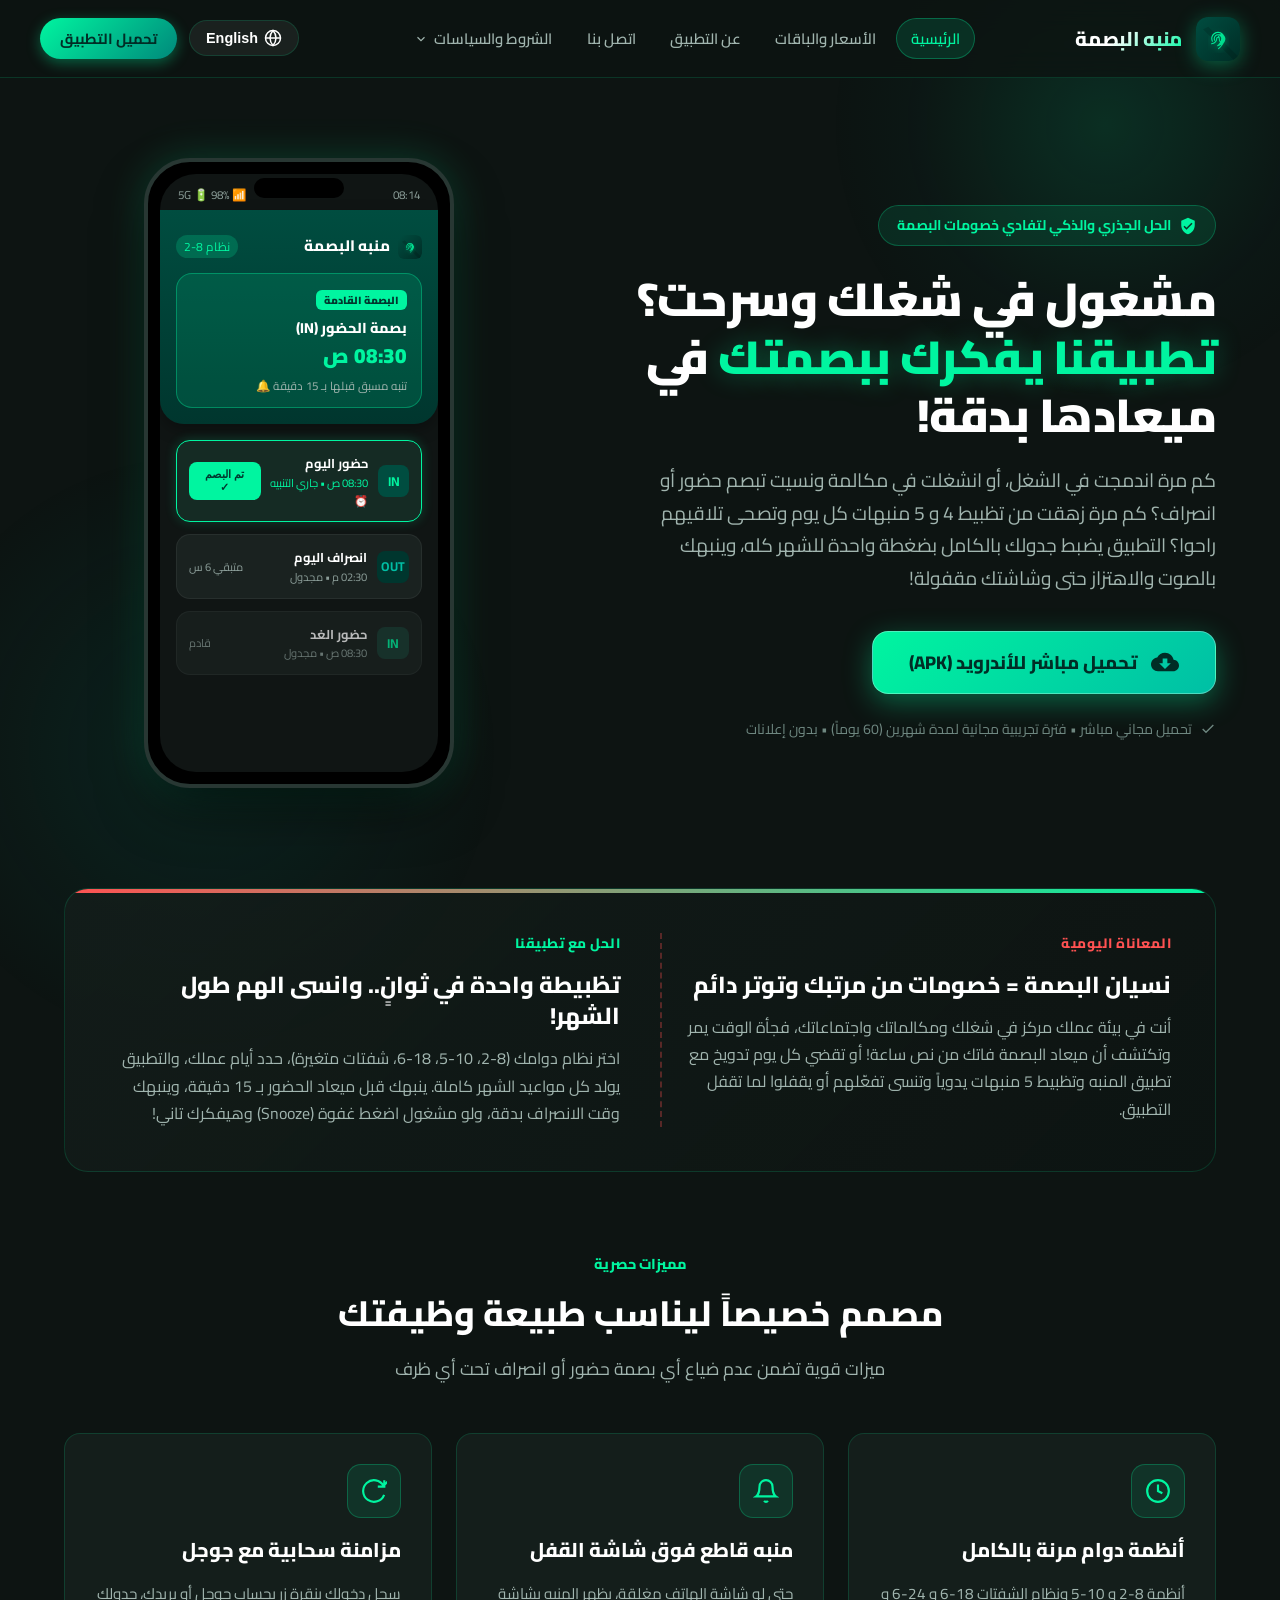
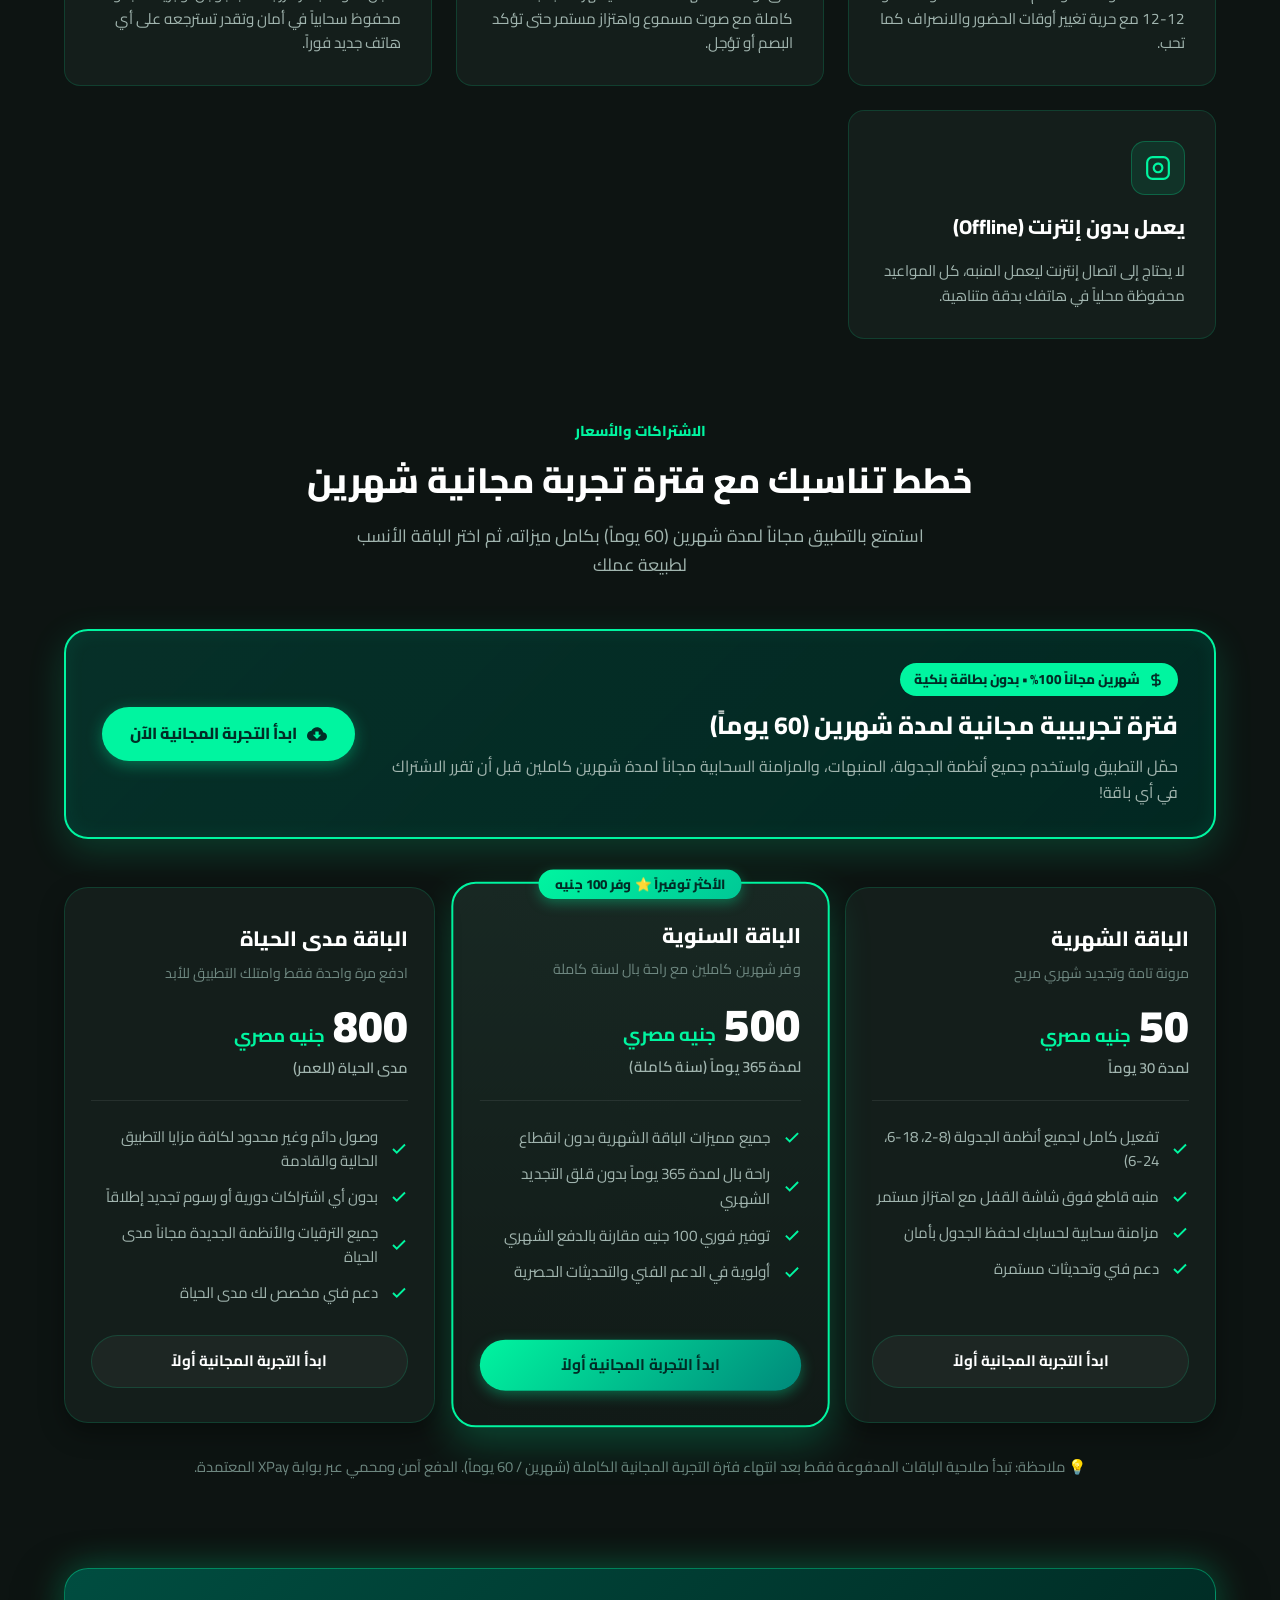
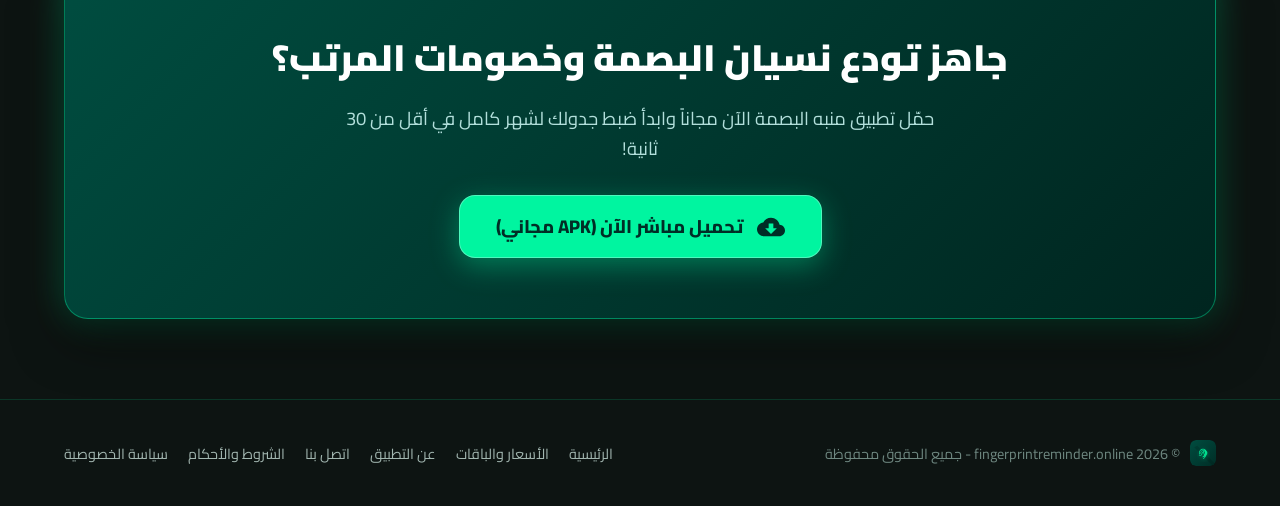
<file: index.html>
<!DOCTYPE html>
<html lang="ar" dir="rtl">
<head>
  <meta charset="UTF-8">
  <meta name="viewport" content="width=device-width, initial-scale=1.0">
  <title>منبه البصمة الذكي | Fingerprint Reminder</title>
  <meta name="description" content="تطبيق منبه البصمة الذكي - انسَ عناء ضبط المنبهات اليومية أو نسيان بصمة الحضور والانصراف. جدولة تلقائية ذكية تعمل في الخلفية بدون إنترنت.">
  
  <link rel="icon" type="image/svg+xml" href="logo.svg">
  <link rel="preconnect" href="https://fonts.googleapis.com">
  <link rel="preconnect" href="https://fonts.gstatic.com" crossorigin>
  <link href="https://fonts.googleapis.com/css2?family=Cairo:wght@400;600;700;800;900&family=Inter:wght@400;500;600;700;800&display=swap" rel="stylesheet">
  <link rel="stylesheet" href="styles.css">
</head>
<body>
  <!-- Ambient Atmospheric Glows -->
  <div class="bg-glow-1"></div>
  <div class="bg-glow-2"></div>

  <!-- Navbar -->
  <header class="navbar">
    <div class="nav-container">
      <a href="index.html" class="brand">
        <img src="logo.svg" alt="شعار منبه البصمة" class="brand-logo">
        <div class="brand-title" data-ar="منبه البصمة" data-en="Fingerprint Reminder">منبه البصمة</div>
      </a>

      <nav class="nav-links">
        <a href="index.html" class="nav-link active" data-ar="الرئيسية" data-en="Home">الرئيسية</a>
        <a href="#pricing" class="nav-link" data-ar="الأسعار والباقات" data-en="Plans & Pricing">الأسعار والباقات</a>
        <a href="about.html" class="nav-link" data-ar="عن التطبيق" data-en="About Us">عن التطبيق</a>
        <a href="contact.html" class="nav-link" data-ar="اتصل بنا" data-en="Contact Us">اتصل بنا</a>

        <!-- Dropdown Menu for Terms & Privacy -->
        <div class="nav-dropdown" id="legalDropdown">
          <button class="dropdown-toggle" type="button" aria-expanded="false" aria-haspopup="true">
            <span data-ar="الشروط والسياسات" data-en="Policies & Terms">الشروط والسياسات</span>
            <svg class="chevron-icon" viewBox="0 0 24 24" fill="none" stroke="currentColor" stroke-width="2">
              <polyline points="6 9 12 15 18 9"></polyline>
            </svg>
          </button>
          <div class="dropdown-menu" role="menu">
            <a href="terms.html" class="dropdown-item" role="menuitem">
              <svg viewBox="0 0 24 24" fill="none" stroke="currentColor" stroke-width="2">
                <path d="M14 2H6a2 2 0 0 0-2 2v16a2 2 0 0 0 2 2h12a2 2 0 0 0 2-2V8z"></path>
                <polyline points="14 2 14 8 20 8"></polyline>
                <line x1="16" y1="13" x2="8" y2="13"></line>
                <line x1="16" y1="17" x2="8" y2="17"></line>
                <polyline points="10 9 9 9 8 9"></polyline>
              </svg>
              <span data-ar="الشروط والأحكام" data-en="Terms and Conditions">الشروط والأحكام</span>
            </a>
            <a href="privacy.html" class="dropdown-item" role="menuitem">
              <svg viewBox="0 0 24 24" fill="none" stroke="currentColor" stroke-width="2">
                <path d="M12 22s8-4 8-10V5l-8-3-8 3v7c0 6 8 10 8 10z"></path>
              </svg>
              <span data-ar="سياسة الخصوصية" data-en="Privacy Policy">سياسة الخصوصية</span>
            </a>
          </div>
        </div>
      </nav>

      <div class="nav-actions">
        <button id="langToggleBtn" class="lang-btn" onclick="toggleLanguage()">
          <svg width="18" height="18" viewBox="0 0 24 24" fill="none" stroke="currentColor" stroke-width="2">
            <circle cx="12" cy="12" r="10"></circle>
            <line x1="2" y1="12" x2="22" y2="12"></line>
            <path d="M12 2a15.3 15.3 0 0 1 4 10 15.3 15.3 0 0 1-4 10 15.3 15.3 0 0 1-4-10 15.3 15.3 0 0 1 4-10z"></path>
          </svg>
          <span id="langLabel">English</span>
        </button>
        <a href="https://github.com/fingerprintreminderorg/fingerprint-app/releases/latest/download/fingerprint-reminder.apk" class="btn-nav-download" data-ar="تحميل التطبيق" data-en="Download App">تحميل التطبيق</a>
      </div>
    </div>
  </header>

  <!-- Hero Section -->
  <main class="container">
    <section class="hero">
      <div class="hero-content">
        <div class="hero-badge">
          <svg width="18" height="18" viewBox="0 0 24 24" fill="currentColor">
            <path d="M12 1L3 5v6c0 5.55 3.84 10.74 9 12 5.16-1.26 9-6.45 9-12V5l-9-4zm-2 16l-4-4 1.41-1.41L10 14.17l6.59-6.59L18 9l-8 8z"/>
          </svg>
          <span data-ar="الحل الجذري والذكي لتفادي خصومات البصمة" data-en="The Ultimate Solution to Never Miss Your Punch">الحل الجذري والذكي لتفادي خصومات البصمة</span>
        </div>

        <h1 class="hero-title" data-ar="مشغول في شغلك وسرحت؟ <span>تطبيقنا يفكرك ببصمتك</span> في ميعادها بدقة!" data-en="Busy at work or talking? <span>Our app alerts your fingerprint</span> exactly on time!">
          مشغول في شغلك وسرحت؟ <span>تطبيقنا يفكرك ببصمتك</span> في ميعادها بدقة!
        </h1>

        <p class="hero-subtitle" data-ar="كم مرة اندمجت في الشغل، أو انشغلت في مكالمة ونسيت تبصم حضور أو انصراف؟ كم مرة زهقت من تظبيط 4 و 5 منبهات كل يوم وتصحى تلاقيهم راحوا؟ التطبيق يضبط جدولك بالكامل بضغطة واحدة للشهر كله، وينبهك بالصوت والاهتزاز حتى وشاشتك مقفولة!" data-en="How many times did you get busy with work, conversations, or calls and completely forgot your IN or OUT punch? Tired of setting 5 alarms daily? This app schedules your entire month with one click and rings through lock screens!">
          كم مرة اندمجت في الشغل، أو انشغلت في مكالمة ونسيت تبصم حضور أو انصراف؟ كم مرة زهقت من تظبيط 4 و 5 منبهات كل يوم وتصحى تلاقيهم راحوا؟ التطبيق يضبط جدولك بالكامل بضغطة واحدة للشهر كله، وينبهك بالصوت والاهتزاز حتى وشاشتك مقفولة!
        </p>

        <div class="cta-group">
          <!-- Direct fast download APK from Organization GitHub Releases CDN -->
          <a href="https://github.com/fingerprintreminderorg/fingerprint-app/releases/latest/download/fingerprint-reminder.apk" class="btn-primary-download" id="apkDownloadBtn">
            <svg viewBox="0 0 24 24" fill="currentColor">
              <path d="M19.35 10.04C18.67 6.59 15.64 4 12 4 9.11 4 6.6 5.64 5.35 8.04 2.34 8.36 0 10.91 0 14c0 3.31 2.69 6 6 6h13c2.76 0 5-2.24 5-5 0-2.64-2.05-4.78-4.65-4.96zM17 13l-5 5-5-5h3V9h4v4h3z"/>
            </svg>
            <span data-ar="تحميل مباشر للأندرويد (APK)" data-en="Direct Download APK (Android)">تحميل مباشر للأندرويد (APK)</span>
          </a>
        </div>

        <div class="download-subtext">
          <svg width="16" height="16" viewBox="0 0 24 24" fill="none" stroke="currentColor" stroke-width="2">
            <polyline points="20 6 9 17 4 12"></polyline>
          </svg>
          <span data-ar="تحميل مجاني مباشر • فترة تجريبية مجانية لمدة شهرين (60 يوماً) • بدون إعلانات" data-en="Direct Free Download • 2 Months (60 Days) Full Free Trial • Zero Ads">تحميل مجاني مباشر • فترة تجريبية مجانية لمدة شهرين (60 يوماً) • بدون إعلانات</span>
        </div>
      </div>

      <!-- Live Mockup of the App UI with real branding -->
      <div class="mockup-container">
        <div class="phone-frame">
          <div class="phone-notch"></div>
          <div class="phone-screen">
            <!-- App Status Bar -->
            <div class="mock-status-bar">
              <span>08:14</span>
              <span>📶 5G 🔋 98%</span>
            </div>

            <!-- In-App Header -->
            <div class="mock-app-header">
              <div class="mock-header-top">
                <div style="display:flex;align-items:center;gap:8px;">
                  <img src="logo.svg" style="width:24px;height:24px;border-radius:6px;" alt="icon">
                  <span class="mock-app-title" data-ar="منبه البصمة" data-en="Fingerprint Reminder">منبه البصمة</span>
                </div>
                <span style="font-size:0.75rem;background:rgba(0,245,160,0.2);color:#00F5A0;padding:2px 8px;border-radius:99px;">نظام 8-2</span>
              </div>

              <!-- Next Upcoming Event Highlight Card -->
              <div class="mock-next-card">
                <span class="mock-next-badge" data-ar="البصمة القادمة" data-en="Next Fingerprint">البصمة القادمة</span>
                <div class="mock-next-title" data-ar="بصمة الحضور (IN)" data-en="Check-in Fingerprint (IN)">بصمة الحضور (IN)</div>
                <div class="mock-next-time">08:30 ص</div>
                <div style="font-size:0.72rem;color:#A1B5AF;margin-top:4px;" data-ar="تنبه مسبق قبلها بـ 15 دقيقة 🔔" data-en="Pre-alarm 15 mins before 🔔">تنبه مسبق قبلها بـ 15 دقيقة 🔔</div>
              </div>
            </div>

            <!-- In-App Events List -->
            <div class="mock-body">
              <div class="mock-event-item active-alarm">
                <div class="mock-event-details">
                  <div class="mock-event-icon">IN</div>
                  <div>
                    <div style="font-weight:bold;font-size:0.8rem;color:#fff;" data-ar="حضور اليوم" data-en="Today Check-in">حضور اليوم</div>
                    <div style="font-size:0.7rem;color:#00F5A0;">08:30 ص • جاري التنبيه ⏰</div>
                  </div>
                </div>
                <button class="mock-event-btn" data-ar="تم البصم ✓" data-en="Done ✓">تم البصم ✓</button>
              </div>

              <div class="mock-event-item">
                <div class="mock-event-details">
                  <div class="mock-event-icon" style="background:#00362E;color:#00BFA5;">OUT</div>
                  <div>
                    <div style="font-weight:bold;font-size:0.8rem;color:#fff;" data-ar="انصراف اليوم" data-en="Today Check-out">انصراف اليوم</div>
                    <div style="font-size:0.7rem;color:#8C9E99;">02:30 م • مجدول</div>
                  </div>
                </div>
                <span style="font-size:0.7rem;color:#8C9E99;" data-ar="متبقي 6 س" data-en="In 6h">متبقي 6 س</span>
              </div>

              <div class="mock-event-item" style="opacity:0.7;">
                <div class="mock-event-details">
                  <div class="mock-event-icon" style="background:#1B3D34;color:#00F5A0;">IN</div>
                  <div>
                    <div style="font-weight:bold;font-size:0.8rem;color:#fff;" data-ar="حضور الغد" data-en="Tomorrow Check-in">حضور الغد</div>
                    <div style="font-size:0.7rem;color:#8C9E99;">08:30 ص • مجدول</div>
                  </div>
                </div>
                <span style="font-size:0.7rem;color:#8C9E99;" data-ar="قادم" data-en="Upcoming">قادم</span>
              </div>
            </div>
          </div>
        </div>
      </div>
    </section>

    <!-- Problem vs Solution Comparison Banner -->
    <section class="pain-banner">
      <div class="pain-card problem">
        <span class="pain-tag red" data-ar="المعاناة اليومية" data-en="The Daily Frustration">المعاناة اليومية</span>
        <h3 class="pain-heading" data-ar="نسيان البصمة = خصومات من مرتبك وتوتر دائم" data-en="Forgotten Punches = Deductions & Anxiety">نسيان البصمة = خصومات من مرتبك وتوتر دائم</h3>
        <p class="pain-desc" data-ar="أنت في بيئة عملك مركز في شغلك ومكالماتك واجتماعاتك، فجأة الوقت يمر وتكتشف أن ميعاد البصمة فاتك من نص ساعة! أو تقضي كل يوم تدويخ مع تطبيق المنبه وتظبيط 5 منبهات يدوياً وتنسى تفعّلهم أو يقفلوا لما تقفل التطبيق." data-en="You are deeply focused on your work, meetings, or calls. Time flies by and you suddenly realize your punch window passed half an hour ago! Or you waste time configuring 5 alarms manually every single morning.">
          أنت في بيئة عملك مركز في شغلك ومكالماتك واجتماعاتك، فجأة الوقت يمر وتكتشف أن ميعاد البصمة فاتك من نص ساعة! أو تقضي كل يوم تدويخ مع تطبيق المنبه وتظبيط 5 منبهات يدوياً وتنسى تفعّلهم أو يقفلوا لما تقفل التطبيق.
        </p>
      </div>

      <div class="pain-card">
        <span class="pain-tag green" data-ar="الحل مع تطبيقنا" data-en="The Smart Solution">الحل مع تطبيقنا</span>
        <h3 class="pain-heading" data-ar="تظبيطة واحدة في ثوانٍ.. وانسى الهم طول الشهر!" data-en="One Setup in Seconds.. Peace of Mind All Month!">تظبيطة واحدة في ثوانٍ.. وانسى الهم طول الشهر!</h3>
        <p class="pain-desc" data-ar="اختر نظام دوامك (8-2، 10-5، 18-6، شفتات متغيرة)، حدد أيام عملك، والتطبيق يولد كل مواعيد الشهر كاملة. ينبهك قبل ميعاد الحضور بـ 15 دقيقة، وينبهك وقت الانصراف بدقة، ولو مشغول اضغط غفوة (Snooze) وهيفكرك تاني!" data-en="Pick your schedule system (8-2, 10-5, 18-6, or rotating shifts), choose your workdays, and the app calculates the entire schedule. Gives a 15-minute heads-up for IN, alerts at OUT time, with flexible Snooze!">
          اختر نظام دوامك (8-2، 10-5، 18-6، شفتات متغيرة)، حدد أيام عملك، والتطبيق يولد كل مواعيد الشهر كاملة. ينبهك قبل ميعاد الحضور بـ 15 دقيقة، وينبهك وقت الانصراف بدقة، ولو مشغول اضغط غفوة (Snooze) وهيفكرك تاني!
        </p>
      </div>
    </section>

    <!-- Features Section -->
    <section>
      <div class="section-header">
        <span class="section-badge" data-ar="مميزات حصرية" data-en="Exclusive Features">مميزات حصرية</span>
        <h2 class="section-title" data-ar="مصمم خصيصاً ليناسب طبيعة وظيفتك" data-en="Engineered Specially For Your Work Routine">مصمم خصيصاً ليناسب طبيعة وظيفتك</h2>
        <p class="section-desc" data-ar="ميزات قوية تضمن عدم ضياع أي بصمة حضور أو انصراف تحت أي ظرف" data-en="Built to guarantee you never miss a punch under any circumstance">ميزات قوية تضمن عدم ضياع أي بصمة حضور أو انصراف تحت أي ظرف</p>
      </div>

      <div class="features-grid">
        <div class="feature-card">
          <div class="feature-icon-box">
            <svg width="26" height="26" viewBox="0 0 24 24" fill="none" stroke="currentColor" stroke-width="2">
              <circle cx="12" cy="12" r="10"></circle>
              <polyline points="12 6 12 12 16 14"></polyline>
            </svg>
          </div>
          <h3 class="feature-title" data-ar="أنظمة دوام مرنة بالكامل" data-en="Completely Flexible Shift Systems">أنظمة دوام مرنة بالكامل</h3>
          <p class="feature-desc" data-ar="أنظمة 8-2 و 10-5 ونظام الشفتات 18-6 و 24-6 و 12-12 مع حرية تغيير أوقات الحضور والانصراف كما تحب." data-en="Presets for 8-2, 10-5, 18-6, 24-6, and 12-12 shifts with complete freedom to customize first and last entry times.">أنظمة 8-2 و 10-5 ونظام الشفتات 18-6 و 24-6 و 12-12 مع حرية تغيير أوقات الحضور والانصراف كما تحب.</p>
        </div>

        <div class="feature-card">
          <div class="feature-icon-box">
            <svg width="26" height="26" viewBox="0 0 24 24" fill="none" stroke="currentColor" stroke-width="2">
              <path d="M18 8A6 6 0 0 0 6 8c0 7-3 9-3 9h18s-3-2-3-9"></path>
              <path d="M13.73 21a2 2 0 0 1-3.46 0"></path>
            </svg>
          </div>
          <h3 class="feature-title" data-ar="منبه قاطع فوق شاشة القفل" data-en="Full-Screen Lock Alarm">منبه قاطع فوق شاشة القفل</h3>
          <p class="feature-desc" data-ar="حتى لو شاشة الهاتف مغلقة، يظهر المنبه بشاشة كاملة مع صوت مسموع واهتزاز مستمر حتى تؤكد البصم أو تؤجل." data-en="Even if your screen is locked, the alarm awakens the screen with clear audio and vibration until you punch or snooze.">حتى لو شاشة الهاتف مغلقة، يظهر المنبه بشاشة كاملة مع صوت مسموع واهتزاز مستمر حتى تؤكد البصم أو تؤجل.</p>
        </div>

        <div class="feature-card">
          <div class="feature-icon-box">
            <svg width="26" height="26" viewBox="0 0 24 24" fill="none" stroke="currentColor" stroke-width="2">
              <path d="M21.5 2v6h-6M21.34 15.57a10 10 0 1 1-.57-8.38l5.67-5.67"/>
            </svg>
          </div>
          <h3 class="feature-title" data-ar="مزامنة سحابية مع جوجل" data-en="Cloud Sync with Google">مزامنة سحابية مع جوجل</h3>
          <p class="feature-desc" data-ar="سجل دخولك بنقرة زر بحساب جوجل أو بريدك، جدولك محفوظ سحابياً في أمان وتقدر تسترجعه على أي هاتف جديد فوراً." data-en="One-tap login with Google or email. Your schedule is synced to the cloud and restored automatically on any new phone.">سجل دخولك بنقرة زر بحساب جوجل أو بريدك، جدولك محفوظ سحابياً في أمان وتقدر تسترجعه على أي هاتف جديد فوراً.</p>
        </div>

        <div class="feature-card">
          <div class="feature-icon-box">
            <svg width="26" height="26" viewBox="0 0 24 24" fill="none" stroke="currentColor" stroke-width="2">
              <rect x="2" y="2" width="20" height="20" rx="5" ry="5"></rect>
              <path d="M16 11.37A4 4 0 1 1 12.63 8 4 4 0 0 1 16 11.37z"></path>
              <line x1="17.5" y1="6.5" x2="17.51" y2="6.5"></line>
            </svg>
          </div>
          <h3 class="feature-title" data-ar="يعمل بدون إنترنت (Offline)" data-en="100% Offline Compatible">يعمل بدون إنترنت (Offline)</h3>
          <p class="feature-desc" data-ar="لا يحتاج إلى اتصال إنترنت ليعمل المنبه، كل المواعيد محفوظة محلياً في هاتفك بدقة متناهية." data-en="No internet connection required for alarms. All scheduled alarms run locally through exact system timers.">لا يحتاج إلى اتصال إنترنت ليعمل المنبه، كل المواعيد محفوظة محلياً في هاتفك بدقة متناهية.</p>
        </div>
      </div>
    </section>

    <!-- Pricing & Subscription Plans Section -->
    <section class="pricing-section" id="pricing">
      <div class="section-header">
        <span class="section-badge" data-ar="الاشتراكات والأسعار" data-en="Plans & Pricing">الاشتراكات والأسعار</span>
        <h2 class="section-title" data-ar="خطط تناسبك مع فترة تجربة مجانية شهرين" data-en="Plans Designed For You with 2 Months Free Trial">خطط تناسبك مع فترة تجربة مجانية شهرين</h2>
        <p class="section-desc" data-ar="استمتع بالتطبيق مجاناً لمدة شهرين (60 يوماً) بكامل ميزاته، ثم اختر الباقة الأنسب لطبيعة عملك" data-en="Enjoy all features free for 2 months (60 days), then choose the plan that best fits your routine">استمتع بالتطبيق مجاناً لمدة شهرين (60 يوماً) بكامل ميزاته، ثم اختر الباقة الأنسب لطبيعة عملك</p>
      </div>

      <!-- 2-Month Free Trial Highlight Card -->
      <div class="trial-highlight-card">
        <div>
          <div class="trial-badge-pill">
            <svg width="16" height="16" viewBox="0 0 24 24" fill="none" stroke="currentColor" stroke-width="2.5">
              <path d="M12 2v20M17 5H9.5a3.5 3.5 0 0 0 0 7h5a3.5 3.5 0 0 1 0 7H6"/>
            </svg>
            <span data-ar="شهرين مجاناً 100% • بدون بطاقة بنكية" data-en="100% Free 2 Months • No Card Required">شهرين مجاناً 100% • بدون بطاقة بنكية</span>
          </div>
          <h3 class="trial-title" data-ar="فترة تجريبية مجانية لمدة شهرين (60 يوماً)" data-en="2 Months (60 Days) Full Free Trial">فترة تجريبية مجانية لمدة شهرين (60 يوماً)</h3>
          <p class="trial-subtitle" data-ar="حمّل التطبيق واستخدم جميع أنظمة الجدولة، المنبهات، والمزامنة السحابية مجاناً لمدة شهرين كاملين قبل أن تقرر الاشتراك في أي باقة!" data-en="Download the app and use all shift scheduling systems, alarms, and cloud sync completely free for two full months before choosing a plan!">حمّل التطبيق واستخدم جميع أنظمة الجدولة، المنبهات، والمزامنة السحابية مجاناً لمدة شهرين كاملين قبل أن تقرر الاشتراك في أي باقة!</p>
        </div>
        <a href="https://github.com/fingerprintreminderorg/fingerprint-app/releases/latest/download/fingerprint-reminder.apk" class="trial-cta-btn">
          <svg width="20" height="20" viewBox="0 0 24 24" fill="currentColor">
            <path d="M19.35 10.04C18.67 6.59 15.64 4 12 4 9.11 4 6.6 5.64 5.35 8.04 2.34 8.36 0 10.91 0 14c0 3.31 2.69 6 6 6h13c2.76 0 5-2.24 5-5 0-2.64-2.05-4.78-4.65-4.96zM17 13l-5 5-5-5h3V9h4v4h3z"/>
          </svg>
          <span data-ar="ابدأ التجربة المجانية الآن" data-en="Start Free Trial Now">ابدأ التجربة المجانية الآن</span>
        </a>
      </div>

      <!-- 3 Plans Grid -->
      <div class="pricing-grid">
        <!-- Monthly Plan -->
        <div class="pricing-card">
          <div>
            <div class="plan-name" data-ar="الباقة الشهرية" data-en="Monthly Plan">الباقة الشهرية</div>
            <div class="plan-tagline" data-ar="مرونة تامة وتجديد شهري مريح" data-en="Full flexibility with easy monthly renewal">مرونة تامة وتجديد شهري مريح</div>
            <div class="price-container">
              <span class="price-amount">50</span>
              <span class="price-currency" data-ar="جنيه مصري" data-en="EGP">جنيه مصري</span>
            </div>
            <div class="plan-duration" data-ar="لمدة 30 يوماً" data-en="(for 30 days)">لمدة 30 يوماً</div>
            <ul class="plan-features-list">
              <li>
                <svg width="18" height="18" viewBox="0 0 24 24" fill="none" stroke="currentColor" stroke-width="2.5"><polyline points="20 6 9 17 4 12"/></svg>
                <span data-ar="تفعيل كامل لجميع أنظمة الجدولة (8-2، 18-6، 24-6)" data-en="All shift systems (8-2, 18-6, 24-6)">تفعيل كامل لجميع أنظمة الجدولة (8-2، 18-6، 24-6)</span>
              </li>
              <li>
                <svg width="18" height="18" viewBox="0 0 24 24" fill="none" stroke="currentColor" stroke-width="2.5"><polyline points="20 6 9 17 4 12"/></svg>
                <span data-ar="منبه قاطع فوق شاشة القفل مع اهتزاز مستمر" data-en="Full-screen lock alarm with persistent ring">منبه قاطع فوق شاشة القفل مع اهتزاز مستمر</span>
              </li>
              <li>
                <svg width="18" height="18" viewBox="0 0 24 24" fill="none" stroke="currentColor" stroke-width="2.5"><polyline points="20 6 9 17 4 12"/></svg>
                <span data-ar="مزامنة سحابية لحسابك لحفظ الجدول بأمان" data-en="Cloud sync to secure your schedule">مزامنة سحابية لحسابك لحفظ الجدول بأمان</span>
              </li>
              <li>
                <svg width="18" height="18" viewBox="0 0 24 24" fill="none" stroke="currentColor" stroke-width="2.5"><polyline points="20 6 9 17 4 12"/></svg>
                <span data-ar="دعم فني وتحديثات مستمرة" data-en="Ongoing support and updates">دعم فني وتحديثات مستمرة</span>
              </li>
            </ul>
          </div>
          <a href="https://github.com/fingerprintreminderorg/fingerprint-app/releases/latest/download/fingerprint-reminder.apk" class="plan-btn plan-btn-outline">
            <span data-ar="ابدأ التجربة المجانية أولاً" data-en="Start Free Trial First">ابدأ التجربة المجانية أولاً</span>
          </a>
        </div>

        <!-- Yearly Plan (Featured) -->
        <div class="pricing-card featured">
          <div class="featured-ribbon" data-ar="الأكثر توفيراً ⭐ وفر 100 جنيه" data-en="Best Value ⭐ Save 100 EGP">الأكثر توفيراً ⭐ وفر 100 جنيه</div>
          <div>
            <div class="plan-name" data-ar="الباقة السنوية" data-en="Yearly Plan">الباقة السنوية</div>
            <div class="plan-tagline" data-ar="وفر شهرين كاملين مع راحة بال لسنة كاملة" data-en="Save 2 full months with a full year of peace of mind">وفر شهرين كاملين مع راحة بال لسنة كاملة</div>
            <div class="price-container">
              <span class="price-amount">500</span>
              <span class="price-currency" data-ar="جنيه مصري" data-en="EGP">جنيه مصري</span>
            </div>
            <div class="plan-duration" data-ar="لمدة 365 يوماً (سنة كاملة)" data-en="(for 365 days)">لمدة 365 يوماً (سنة كاملة)</div>
            <ul class="plan-features-list">
              <li>
                <svg width="18" height="18" viewBox="0 0 24 24" fill="none" stroke="currentColor" stroke-width="2.5"><polyline points="20 6 9 17 4 12"/></svg>
                <span data-ar="جميع مميزات الباقة الشهرية بدون انقطاع" data-en="All Monthly features uninterrupted">جميع مميزات الباقة الشهرية بدون انقطاع</span>
              </li>
              <li>
                <svg width="18" height="18" viewBox="0 0 24 24" fill="none" stroke="currentColor" stroke-width="2.5"><polyline points="20 6 9 17 4 12"/></svg>
                <span data-ar="راحة بال لمدة 365 يوماً بدون قلق التجديد الشهري" data-en="Peace of mind for 365 days without monthly renewals">راحة بال لمدة 365 يوماً بدون قلق التجديد الشهري</span>
              </li>
              <li>
                <svg width="18" height="18" viewBox="0 0 24 24" fill="none" stroke="currentColor" stroke-width="2.5"><polyline points="20 6 9 17 4 12"/></svg>
                <span data-ar="توفير فوري 100 جنيه مقارنة بالدفع الشهري" data-en="Instant 100 EGP savings vs monthly">توفير فوري 100 جنيه مقارنة بالدفع الشهري</span>
              </li>
              <li>
                <svg width="18" height="18" viewBox="0 0 24 24" fill="none" stroke="currentColor" stroke-width="2.5"><polyline points="20 6 9 17 4 12"/></svg>
                <span data-ar="أولوية في الدعم الفني والتحديثات الحصرية" data-en="Priority technical support & updates">أولوية في الدعم الفني والتحديثات الحصرية</span>
              </li>
            </ul>
          </div>
          <a href="https://github.com/fingerprintreminderorg/fingerprint-app/releases/latest/download/fingerprint-reminder.apk" class="plan-btn plan-btn-primary">
            <span data-ar="ابدأ التجربة المجانية أولاً" data-en="Start Free Trial First">ابدأ التجربة المجانية أولاً</span>
          </a>
        </div>

        <!-- Lifetime Plan -->
        <div class="pricing-card">
          <div>
            <div class="plan-name" data-ar="الباقة مدى الحياة" data-en="Lifetime Plan">الباقة مدى الحياة</div>
            <div class="plan-tagline" data-ar="ادفع مرة واحدة فقط وامتلك التطبيق للأبد" data-en="Pay once and own the app forever">ادفع مرة واحدة فقط وامتلك التطبيق للأبد</div>
            <div class="price-container">
              <span class="price-amount">800</span>
              <span class="price-currency" data-ar="جنيه مصري" data-en="EGP">جنيه مصري</span>
            </div>
            <div class="plan-duration" data-ar="مدى الحياة (للعمر)" data-en="(for life)">مدى الحياة (للعمر)</div>
            <ul class="plan-features-list">
              <li>
                <svg width="18" height="18" viewBox="0 0 24 24" fill="none" stroke="currentColor" stroke-width="2.5"><polyline points="20 6 9 17 4 12"/></svg>
                <span data-ar="وصول دائم وغير محدود لكافة مزايا التطبيق الحالية والقادمة" data-en="Permanent unlimited access to current & future features">وصول دائم وغير محدود لكافة مزايا التطبيق الحالية والقادمة</span>
              </li>
              <li>
                <svg width="18" height="18" viewBox="0 0 24 24" fill="none" stroke="currentColor" stroke-width="2.5"><polyline points="20 6 9 17 4 12"/></svg>
                <span data-ar="بدون أي اشتراكات دورية أو رسوم تجديد إطلاقاً" data-en="Zero recurring subscriptions or renewal fees ever">بدون أي اشتراكات دورية أو رسوم تجديد إطلاقاً</span>
              </li>
              <li>
                <svg width="18" height="18" viewBox="0 0 24 24" fill="none" stroke="currentColor" stroke-width="2.5"><polyline points="20 6 9 17 4 12"/></svg>
                <span data-ar="جميع الترقيات والأنظمة الجديدة مجاناً مدى الحياة" data-en="All future major upgrades included forever">جميع الترقيات والأنظمة الجديدة مجاناً مدى الحياة</span>
              </li>
              <li>
                <svg width="18" height="18" viewBox="0 0 24 24" fill="none" stroke="currentColor" stroke-width="2.5"><polyline points="20 6 9 17 4 12"/></svg>
                <span data-ar="دعم فني مخصص لك مدى الحياة" data-en="Dedicated lifetime customer support">دعم فني مخصص لك مدى الحياة</span>
              </li>
            </ul>
          </div>
          <a href="https://github.com/fingerprintreminderorg/fingerprint-app/releases/latest/download/fingerprint-reminder.apk" class="plan-btn plan-btn-outline">
            <span data-ar="ابدأ التجربة المجانية أولاً" data-en="Start Free Trial First">ابدأ التجربة المجانية أولاً</span>
          </a>
        </div>
      </div>
      <div class="mobile-swipe-indicator" data-ar="← اسحب أفقياً لمشاهدة باقي الباقات الثلاث →" data-en="← Swipe horizontally to see all 3 plans →">
        ← اسحب أفقياً لمشاهدة باقي الباقات الثلاث →
      </div>

      <div class="pricing-note" data-ar="💡 ملاحظة: تبدأ صلاحية الباقات المدفوعة فقط بعد انتهاء فترة التجربة المجانية الكاملة (شهرين / 60 يوماً). الدفع آمن ومحمي عبر بوابة XPay المعتمدة." data-en="💡 Note: Paid subscriptions activate only after your 2-month (60 days) free trial concludes. Payments are secured via authorized XPay gateway.">
        💡 ملاحظة: تبدأ صلاحية الباقات المدفوعة فقط بعد انتهاء فترة التجربة المجانية الكاملة (شهرين / 60 يوماً). الدفع آمن ومحمي عبر بوابة XPay المعتمدة.
      </div>
    </section>

    <!-- Bottom CTA Card -->
    <section class="bottom-cta">
      <h2 data-ar="جاهز تودع نسيان البصمة وخصومات المرتب؟" data-en="Ready to Say Goodbye to Forgotten Punches?">جاهز تودع نسيان البصمة وخصومات المرتب؟</h2>
      <p data-ar="حمّل تطبيق منبه البصمة الآن مجاناً وابدأ ضبط جدولك لشهر كامل في أقل من 30 ثانية!" data-en="Download Fingerprint Reminder now for free and schedule your entire month in under 30 seconds!">حمّل تطبيق منبه البصمة الآن مجاناً وابدأ ضبط جدولك لشهر كامل في أقل من 30 ثانية!</p>
      <a href="https://github.com/fingerprintreminderorg/fingerprint-app/releases/latest/download/fingerprint-reminder.apk" class="btn-primary-download" style="background:#00F5A0;color:#002D26;">
        <svg viewBox="0 0 24 24" fill="currentColor">
          <path d="M19.35 10.04C18.67 6.59 15.64 4 12 4 9.11 4 6.6 5.64 5.35 8.04 2.34 8.36 0 10.91 0 14c0 3.31 2.69 6 6 6h13c2.76 0 5-2.24 5-5 0-2.64-2.05-4.78-4.65-4.96zM17 13l-5 5-5-5h3V9h4v4h3z"/>
        </svg>
        <span data-ar="تحميل مباشر الآن (APK مجاني)" data-en="Direct Download Now (Free APK)">تحميل مباشر الآن (APK مجاني)</span>
      </a>
    </section>
  </main>

  <!-- Footer -->
  <footer class="footer">
    <div class="container footer-container">
      <div style="display:flex;align-items:center;gap:10px;">
        <img src="logo.svg" style="width:26px;height:26px;border-radius:6px;" alt="logo">
        <span>© 2026 fingerprintreminder.online - جميع الحقوق محفوظة</span>
      </div>
      <div class="footer-links">
        <a href="index.html" data-ar="الرئيسية" data-en="Home">الرئيسية</a>
        <a href="#pricing" data-ar="الأسعار والباقات" data-en="Plans & Pricing">الأسعار والباقات</a>
        <a href="about.html" data-ar="عن التطبيق" data-en="About Us">عن التطبيق</a>
        <a href="contact.html" data-ar="اتصل بنا" data-en="Contact Us">اتصل بنا</a>
        <a href="terms.html" data-ar="الشروط والأحكام" data-en="Terms and Conditions">الشروط والأحكام</a>
        <a href="privacy.html" data-ar="سياسة الخصوصية" data-en="Privacy Policy">سياسة الخصوصية</a>
      </div>
    </div>
  </footer>

  <script>
    let currentLang = 'ar';

    function toggleLanguage() {
      currentLang = currentLang === 'ar' ? 'en' : 'ar';
      applyLanguage(currentLang);
    }

    function applyLanguage(lang) {
      const isArabic = lang === 'ar';
      document.documentElement.lang = isArabic ? 'ar' : 'en';
      document.documentElement.dir = isArabic ? 'rtl' : 'ltr';
      document.body.classList.toggle('ltr', !isArabic);

      document.getElementById('langLabel').textContent = isArabic ? 'English' : 'عربي';

      // Update all data-ar / data-en attributes
      document.querySelectorAll('[data-ar]').forEach(el => {
        const text = isArabic ? el.getAttribute('data-ar') : el.getAttribute('data-en');
        if (text) {
          if (text.includes('<')) {
            el.innerHTML = text;
          } else {
            el.textContent = text;
          }
        }
      });
    }

    // Dropdown hover & click management
    document.querySelectorAll('.nav-dropdown').forEach(dropdown => {
      let closeTimer = null;
      const toggleBtn = dropdown.querySelector('.dropdown-toggle');
      const menu = dropdown.querySelector('.dropdown-menu');

      const keepOpen = () => {
        if (closeTimer) {
          clearTimeout(closeTimer);
          closeTimer = null;
        }
        dropdown.classList.add('hovered');
      };

      const scheduleClose = () => {
        if (closeTimer) clearTimeout(closeTimer);
        closeTimer = setTimeout(() => {
          dropdown.classList.remove('hovered');
          if (!dropdown.dataset.clickedOpen) {
            dropdown.classList.remove('open');
          }
        }, 450);
      };

      dropdown.addEventListener('mouseenter', keepOpen);
      dropdown.addEventListener('mouseleave', scheduleClose);

      if (toggleBtn) {
        toggleBtn.addEventListener('mouseenter', keepOpen);
        toggleBtn.addEventListener('click', (e) => {
          e.stopPropagation();
          const willOpen = !dropdown.classList.contains('open');
          dropdown.classList.toggle('open', willOpen);
          if (willOpen) {
            dropdown.dataset.clickedOpen = 'true';
            dropdown.classList.add('hovered');
          } else {
            delete dropdown.dataset.clickedOpen;
            dropdown.classList.remove('hovered');
          }
        });
      }

      if (menu) {
        menu.addEventListener('mouseenter', keepOpen);
        menu.addEventListener('mouseleave', scheduleClose);

        menu.querySelectorAll('.dropdown-item').forEach(item => {
          item.addEventListener('mouseenter', keepOpen);
          item.addEventListener('click', () => {
            delete dropdown.dataset.clickedOpen;
            dropdown.classList.remove('open');
            dropdown.classList.remove('hovered');
          });
        });
      }
    });

    document.addEventListener('click', () => {
      document.querySelectorAll('.nav-dropdown').forEach(d => {
        delete d.dataset.clickedOpen;
        d.classList.remove('open');
        d.classList.remove('hovered');
      });
    });
  </script>
</body>
</html>
</file>
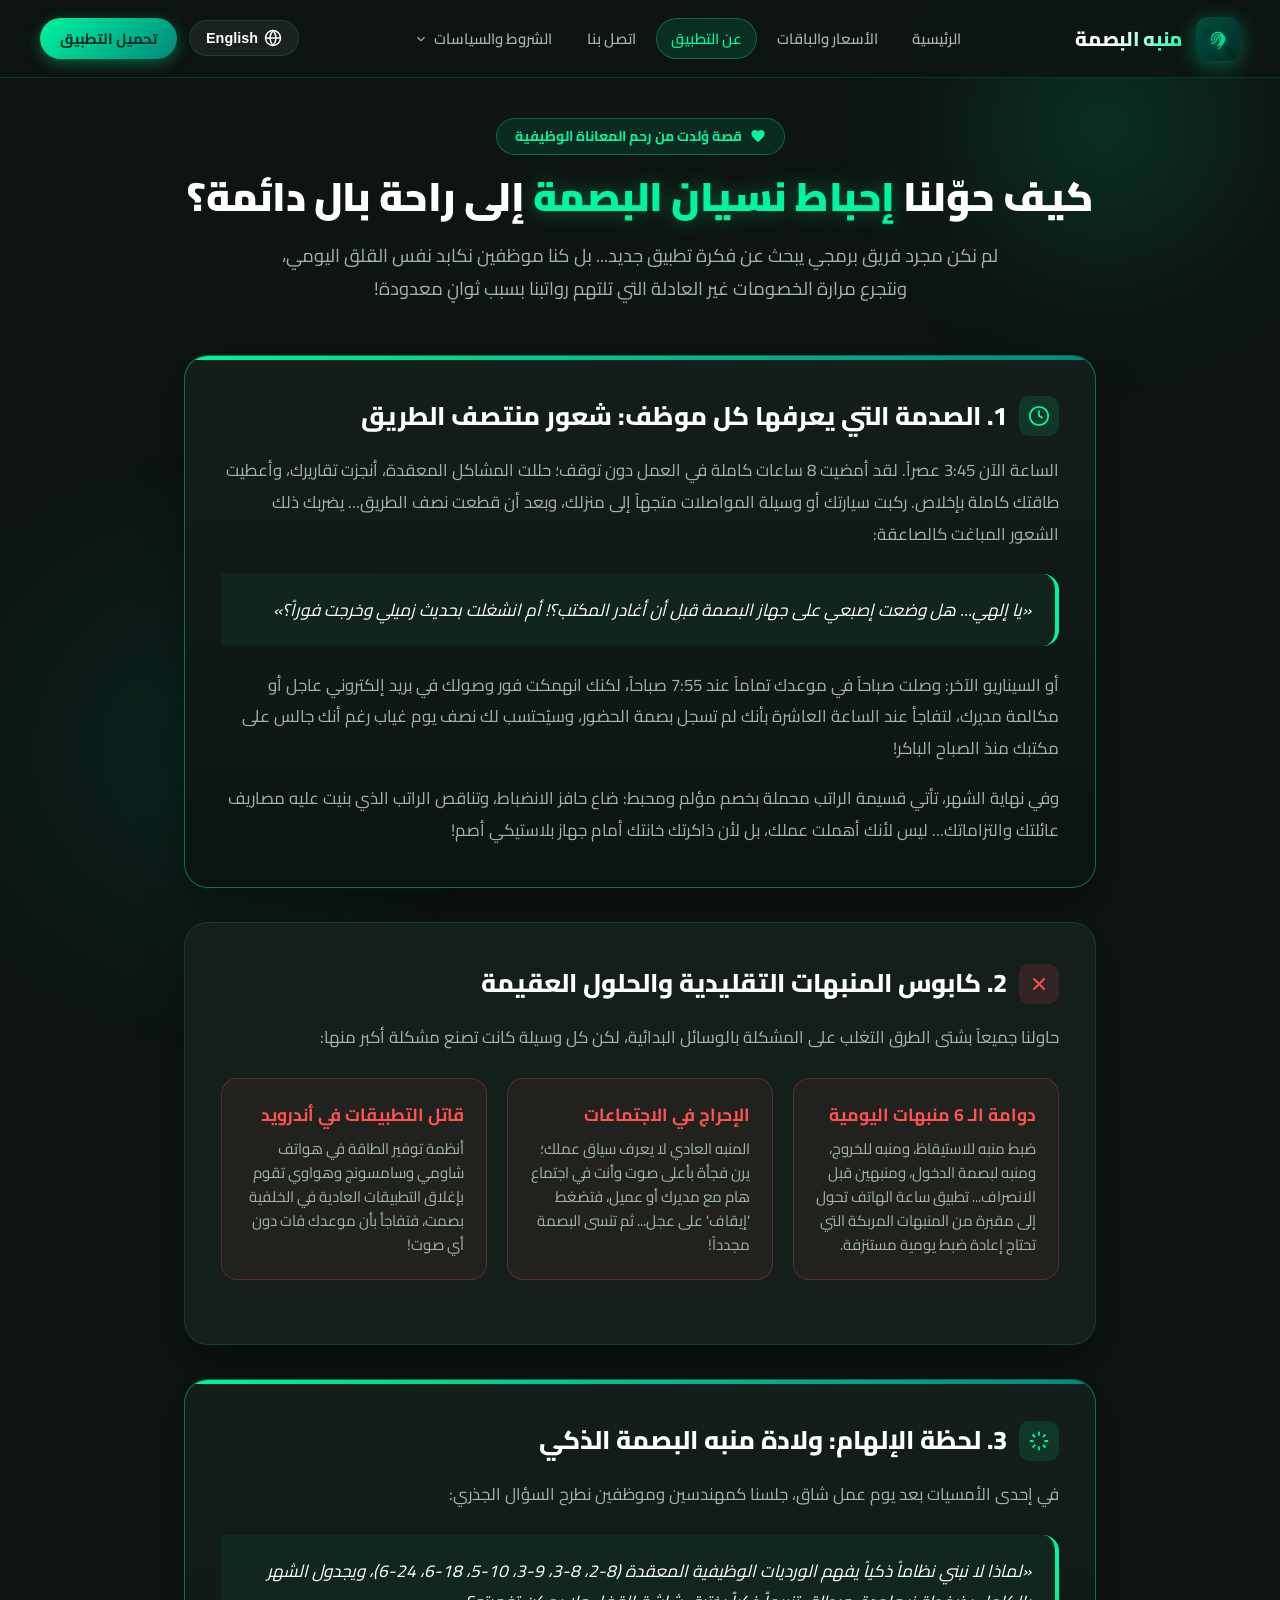
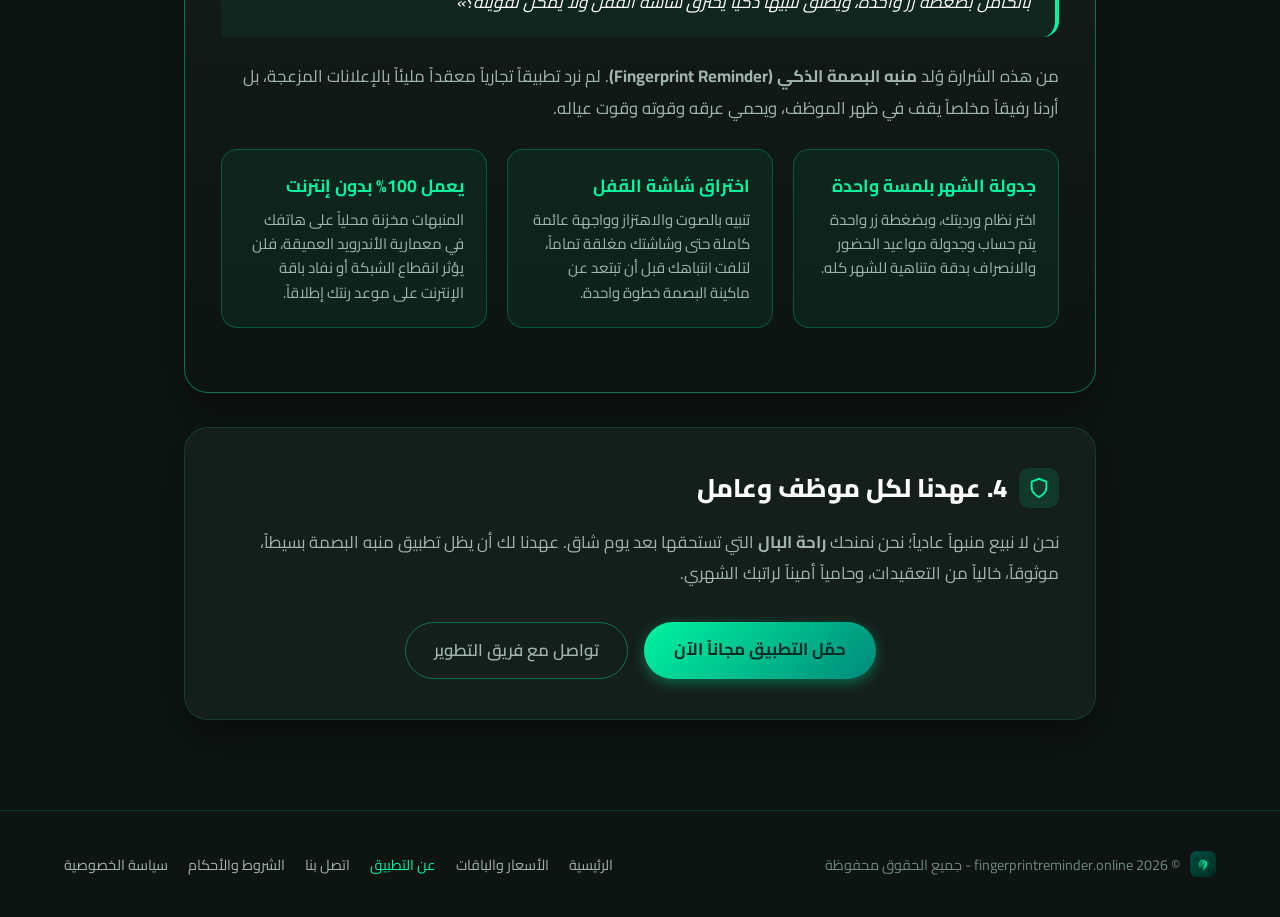
<file: about/index.html>
<!DOCTYPE html>
<html lang="ar">
<head>
  <meta charset="UTF-8">
  <title>About Us | منبه البصمة الذكي</title>
  <script>
    window.location.replace('/about.html' + window.location.search + window.location.hash);
  </script>
</head>
<body></body>
</html>
</file>
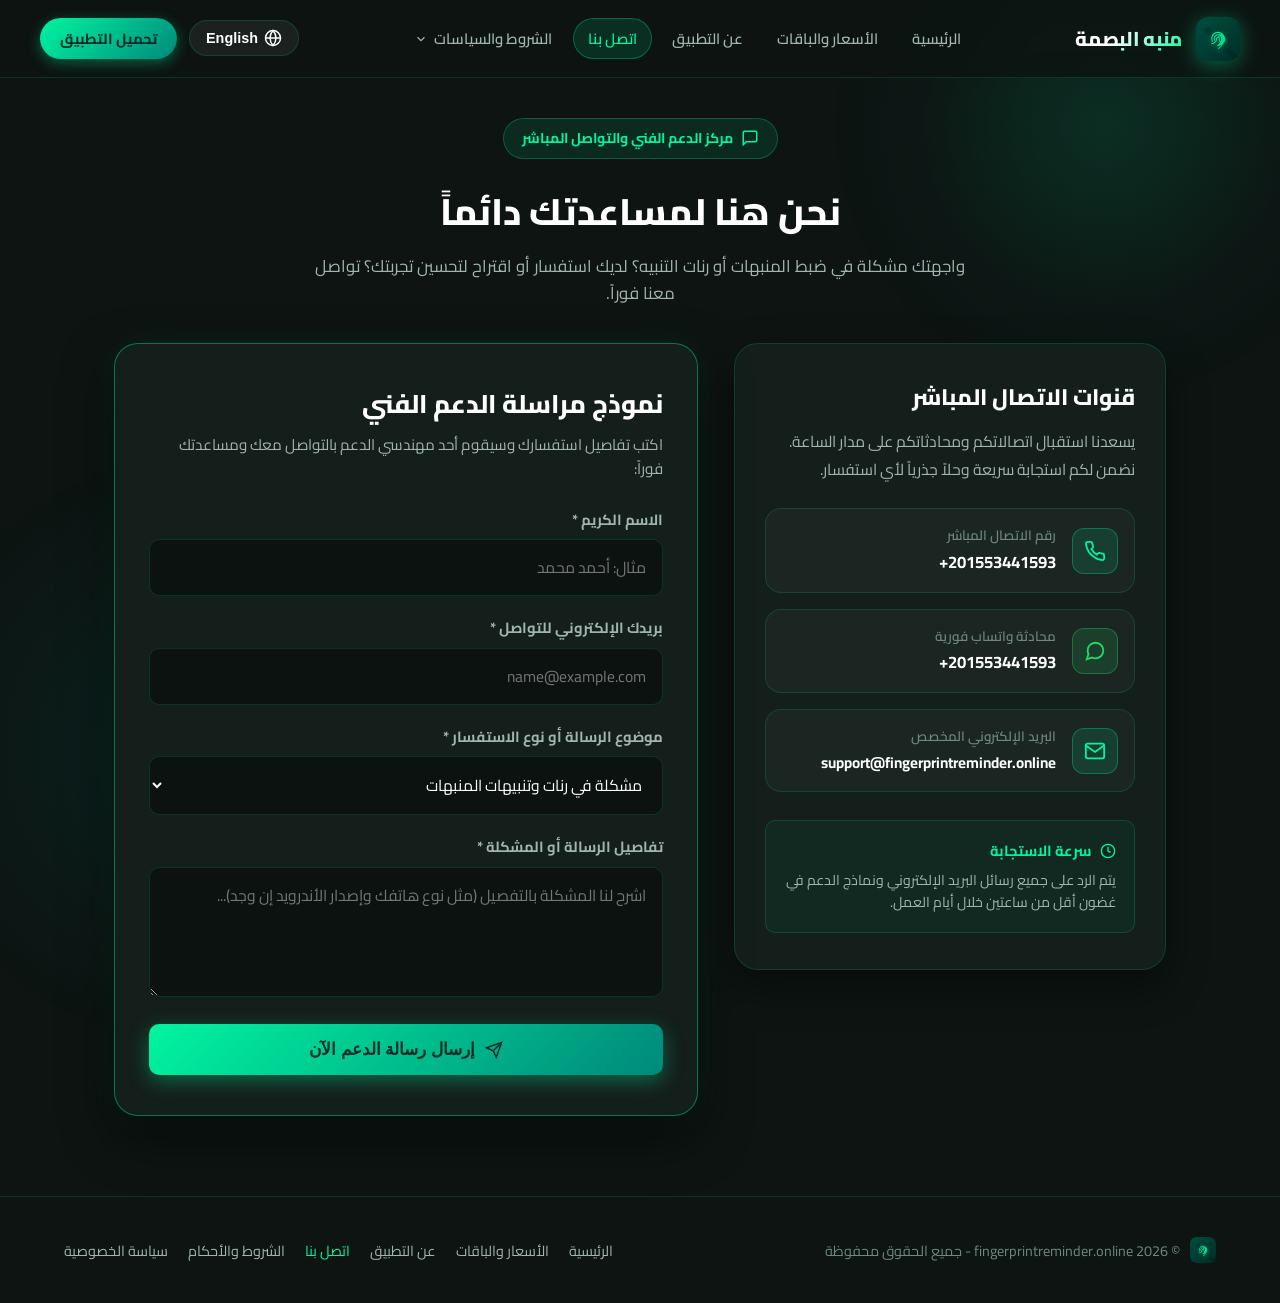
<file: contact/index.html>
<!DOCTYPE html>
<html lang="ar">
<head>
  <meta charset="UTF-8">
  <title>Contact Us | منبه البصمة الذكي</title>
  <script>
    window.location.replace('/contact.html' + window.location.search + window.location.hash);
  </script>
</head>
<body></body>
</html>
</file>
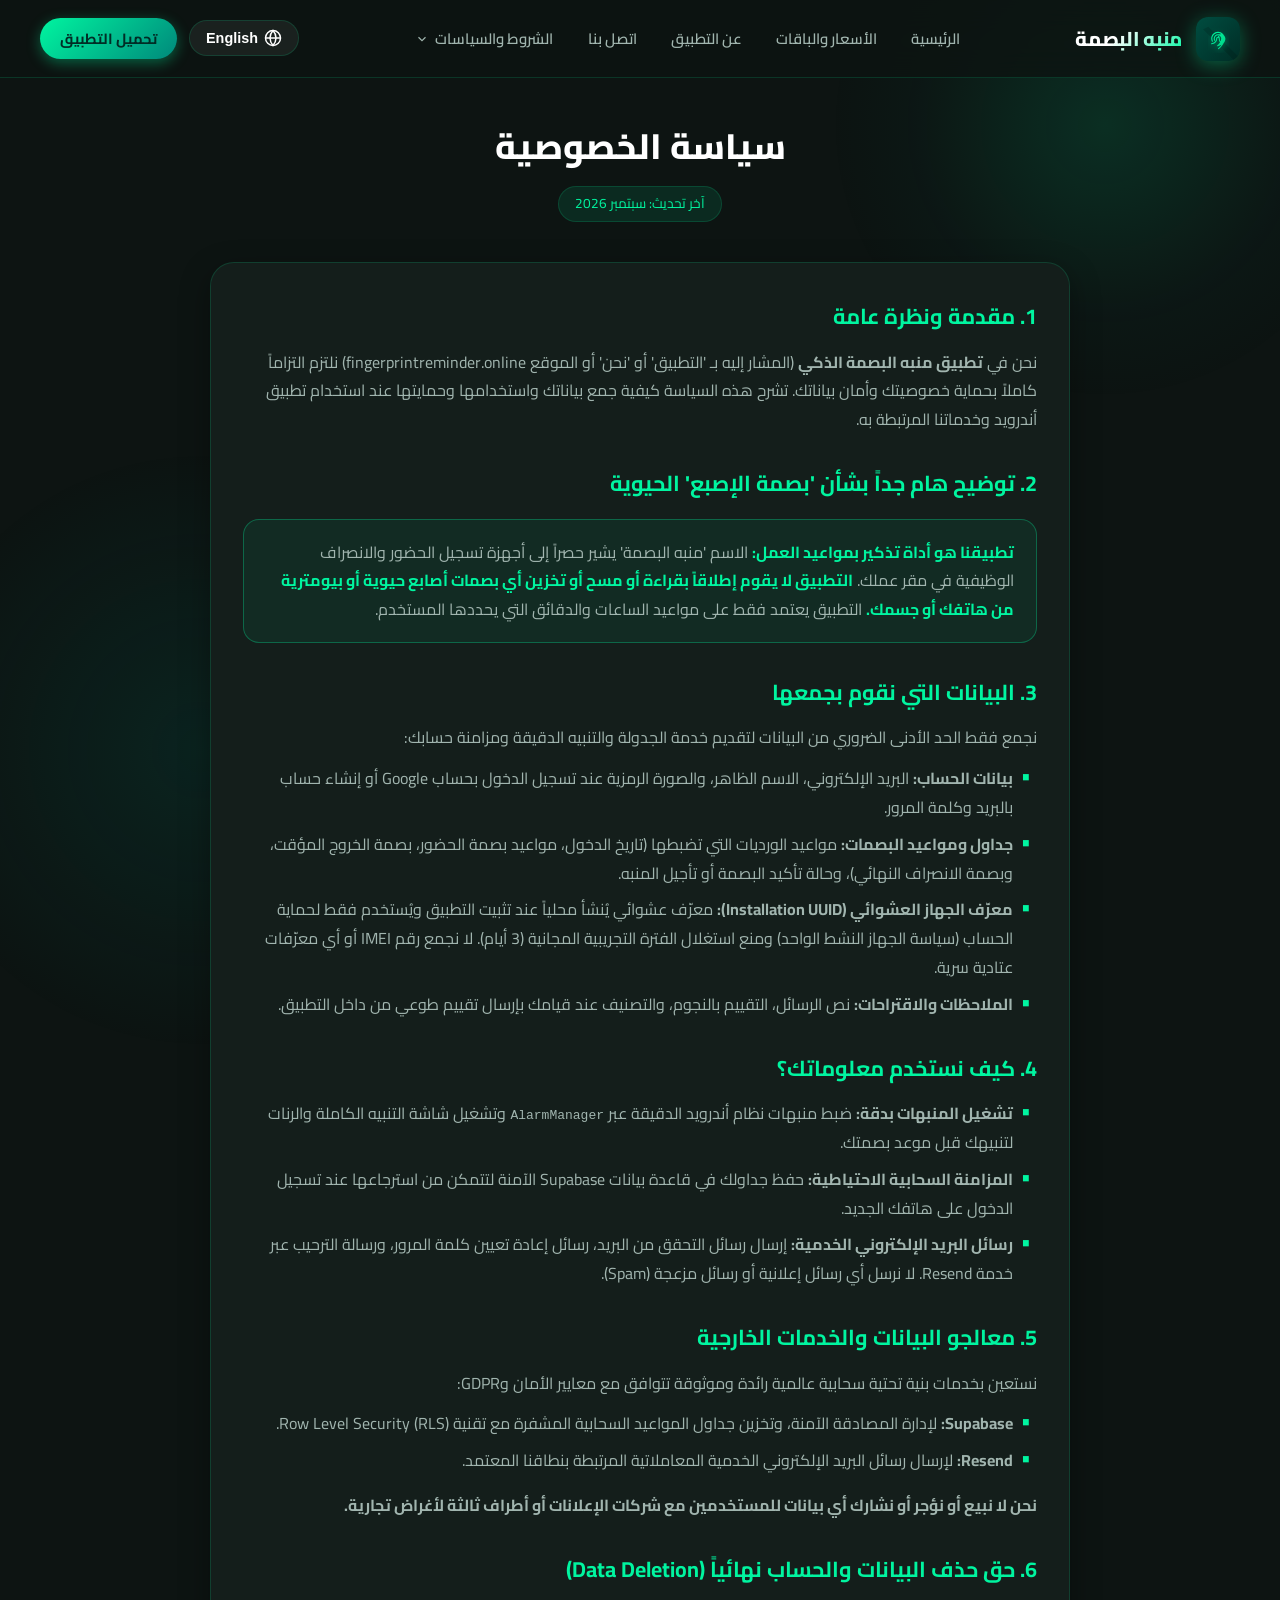
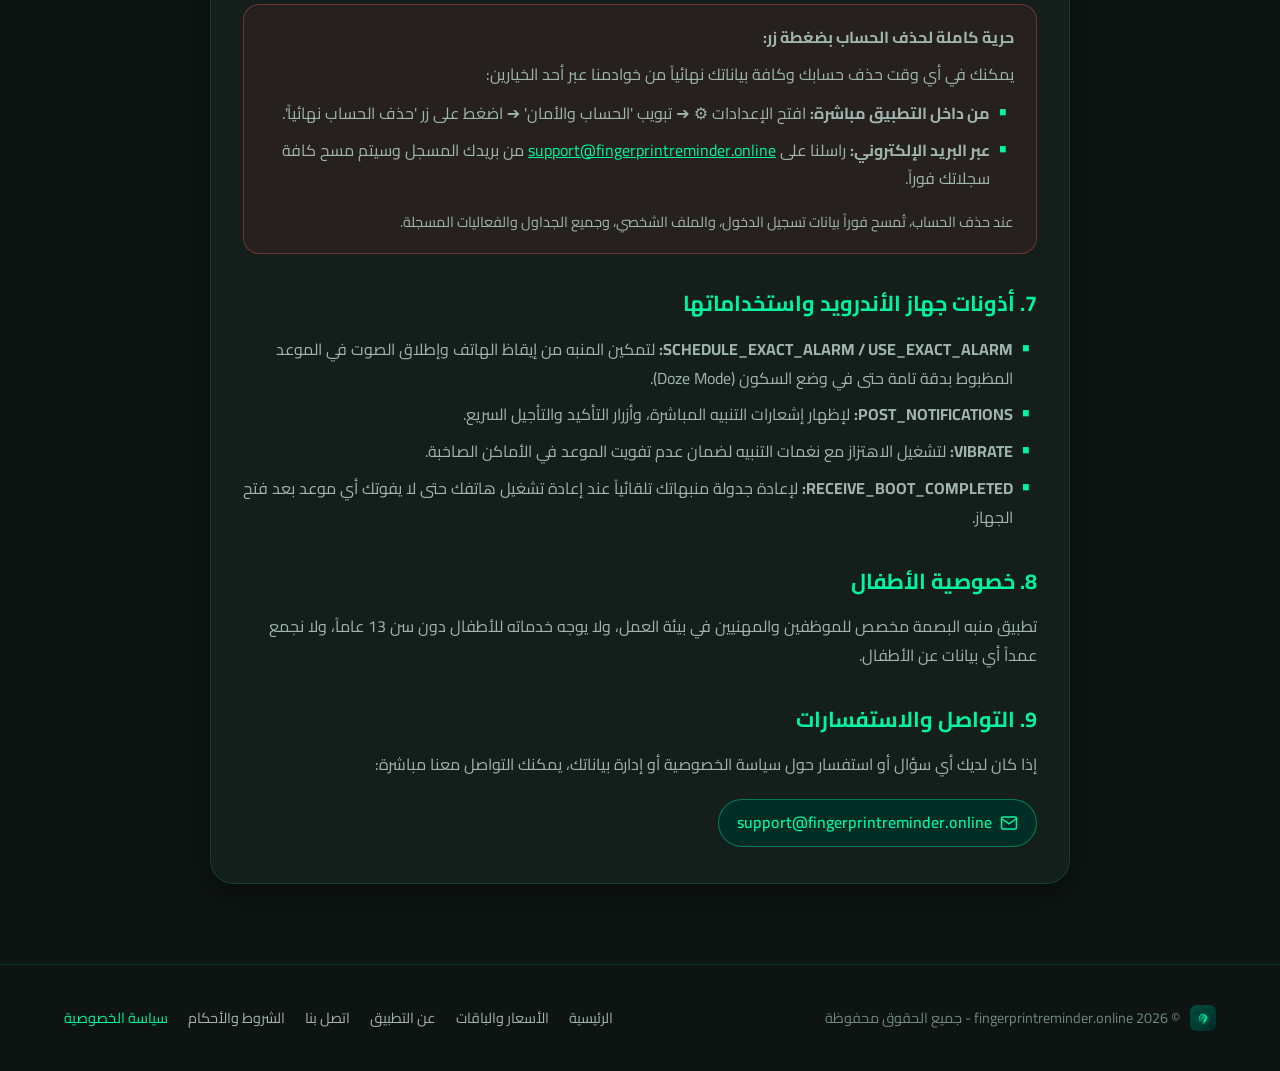
<file: privacy/index.html>
<!DOCTYPE html>
<html lang="ar">
<head>
  <meta charset="UTF-8">
  <title>Privacy Policy | منبه البصمة الذكي</title>
  <script>
    window.location.replace('/privacy.html' + window.location.search + window.location.hash);
  </script>
</head>
<body></body>
</html>
</file>
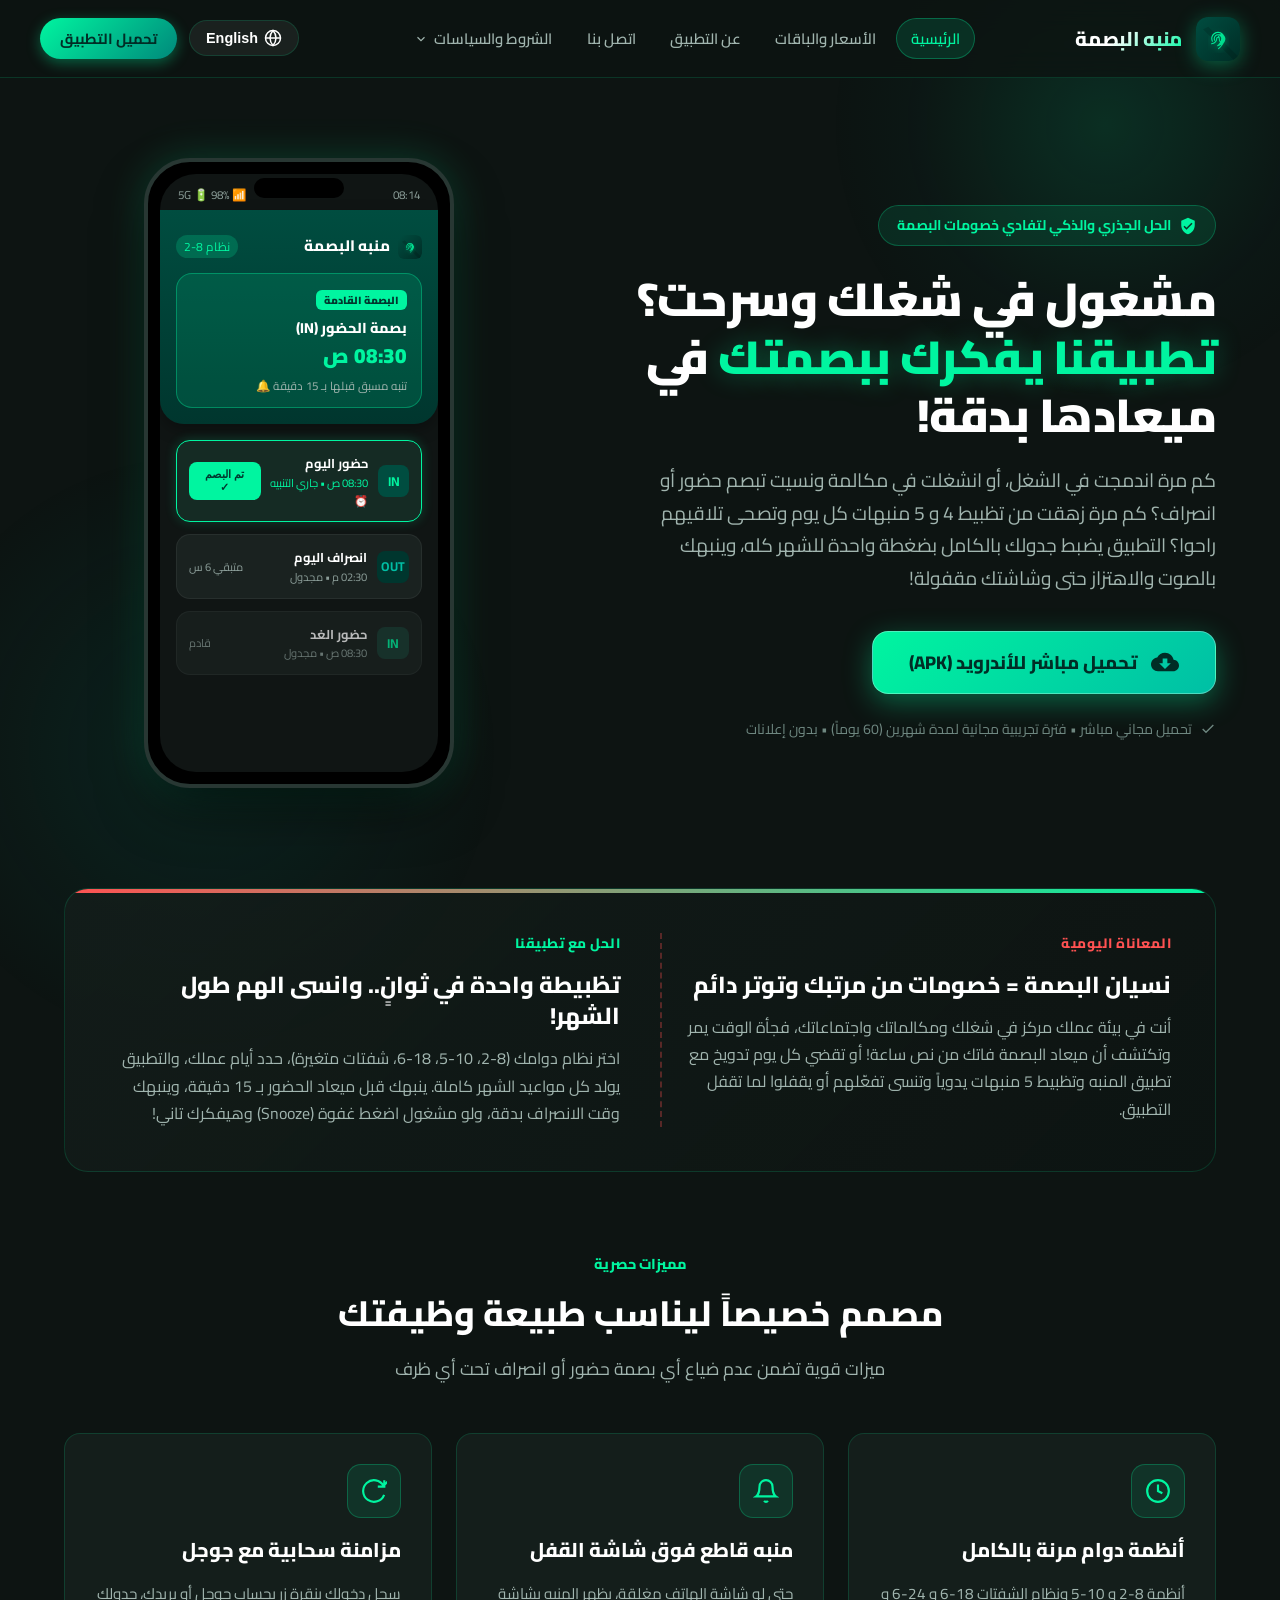
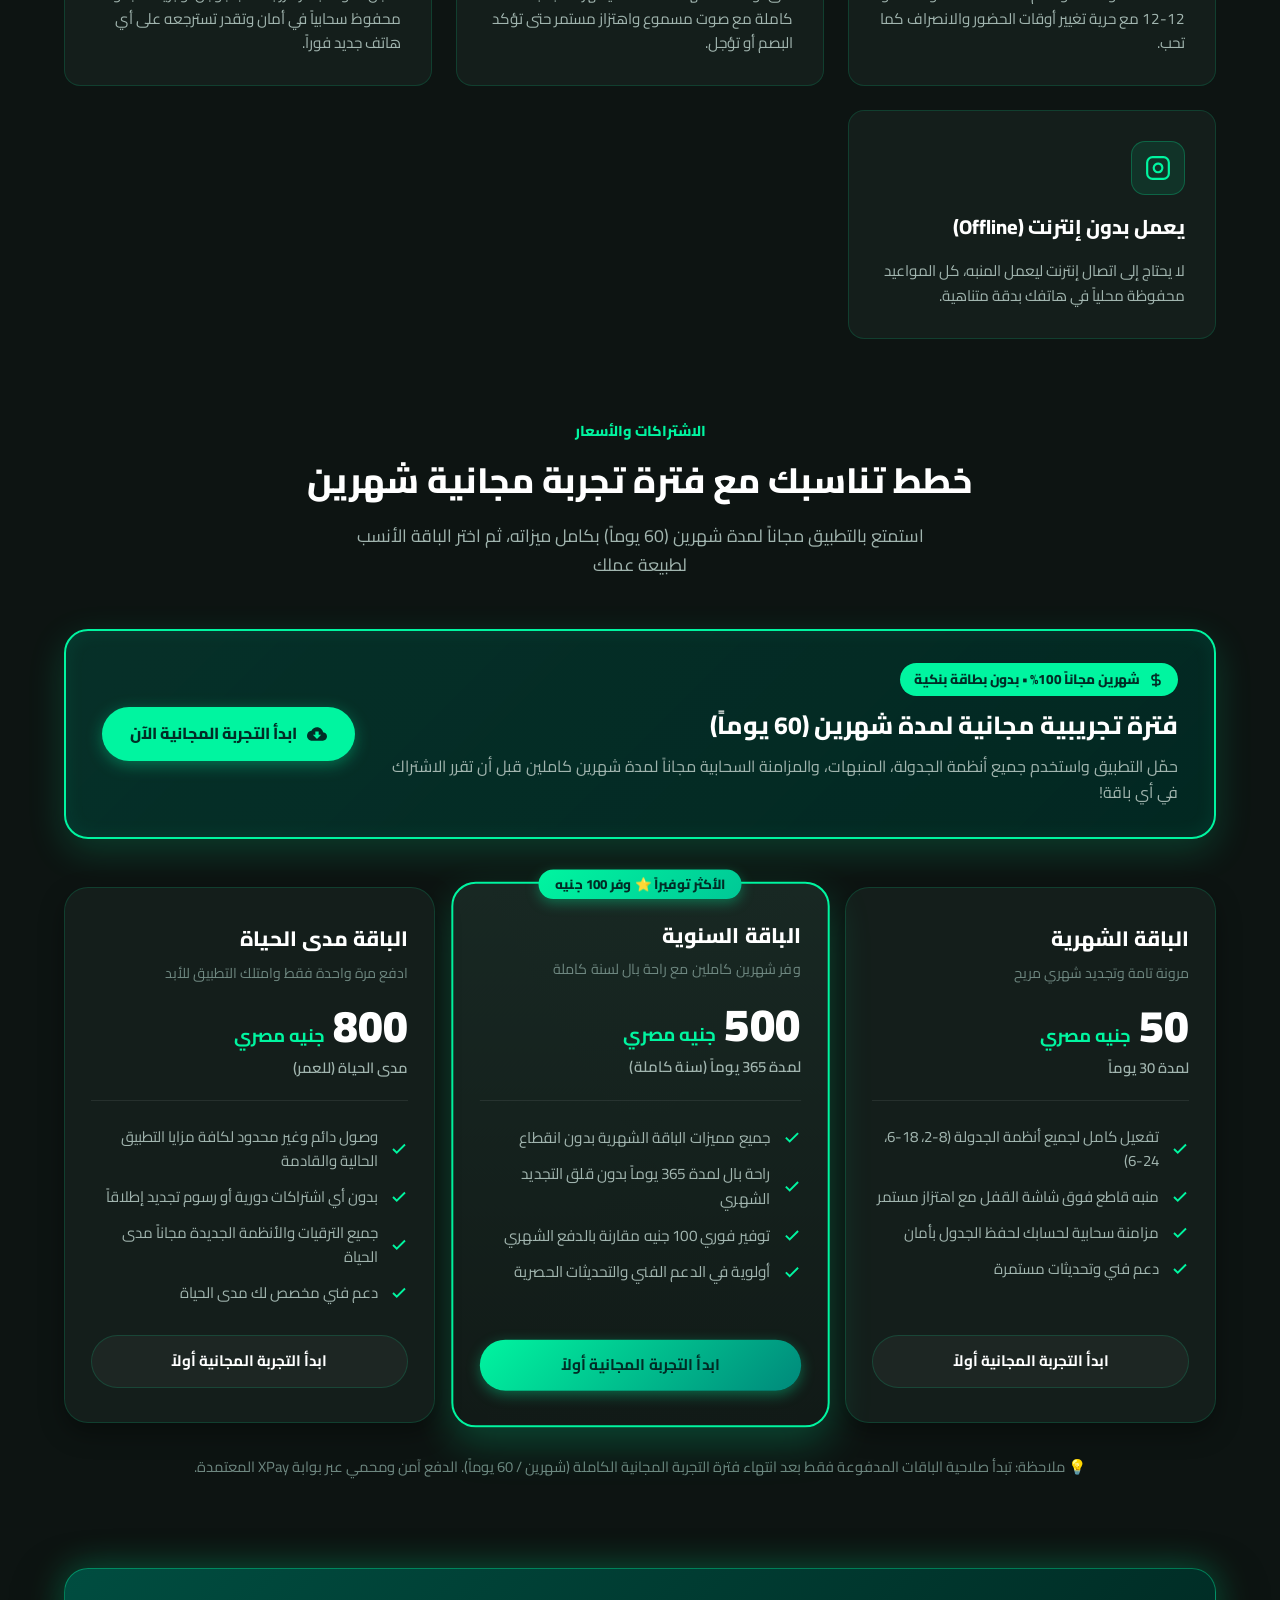
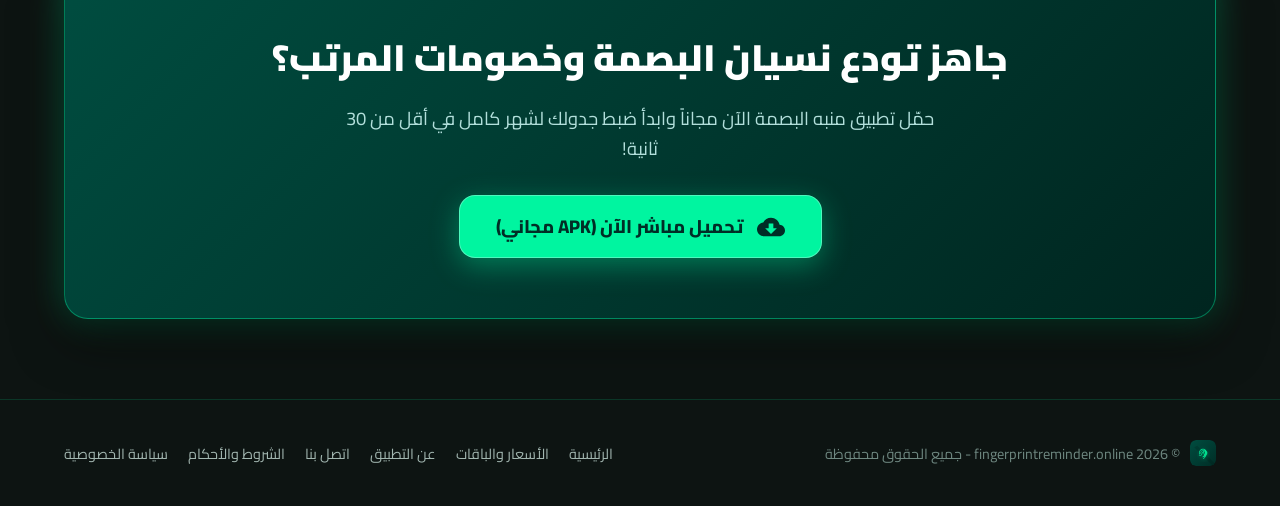
<file: reset-password/index.html>
<!DOCTYPE html>
<html lang="ar">
<head>
  <meta charset="UTF-8">
  <title>Fingerprint Reminder</title>
  <style>html, body { display: none !important; background: #0D1412; }</style>
  <script>
    (function() {
      try {
        var hash = window.location.hash || '';
        var search = window.location.search || '';
        var h = new URLSearchParams(hash.replace(/^#/, ''));
        var q = new URLSearchParams(search.replace(/^\?/, ''));

        var accessToken = h.get('access_token') || q.get('access_token') || '';
        var code = q.get('code') || h.get('code') || '';
        var tokenHash = q.get('token_hash') || h.get('token_hash') || '';

        var hasValidResetToken = (accessToken.length >= 20) || (code.length >= 10) || (tokenHash.length >= 16);

        if (hasValidResetToken) {
          window.location.replace('../reset-password.html' + search + hash);
        } else {
          window.location.replace('../index.html');
        }
      } catch (e) {
        window.location.replace('../index.html');
      }
    })();
  </script>
</head>
<body></body>
</html>
</file>
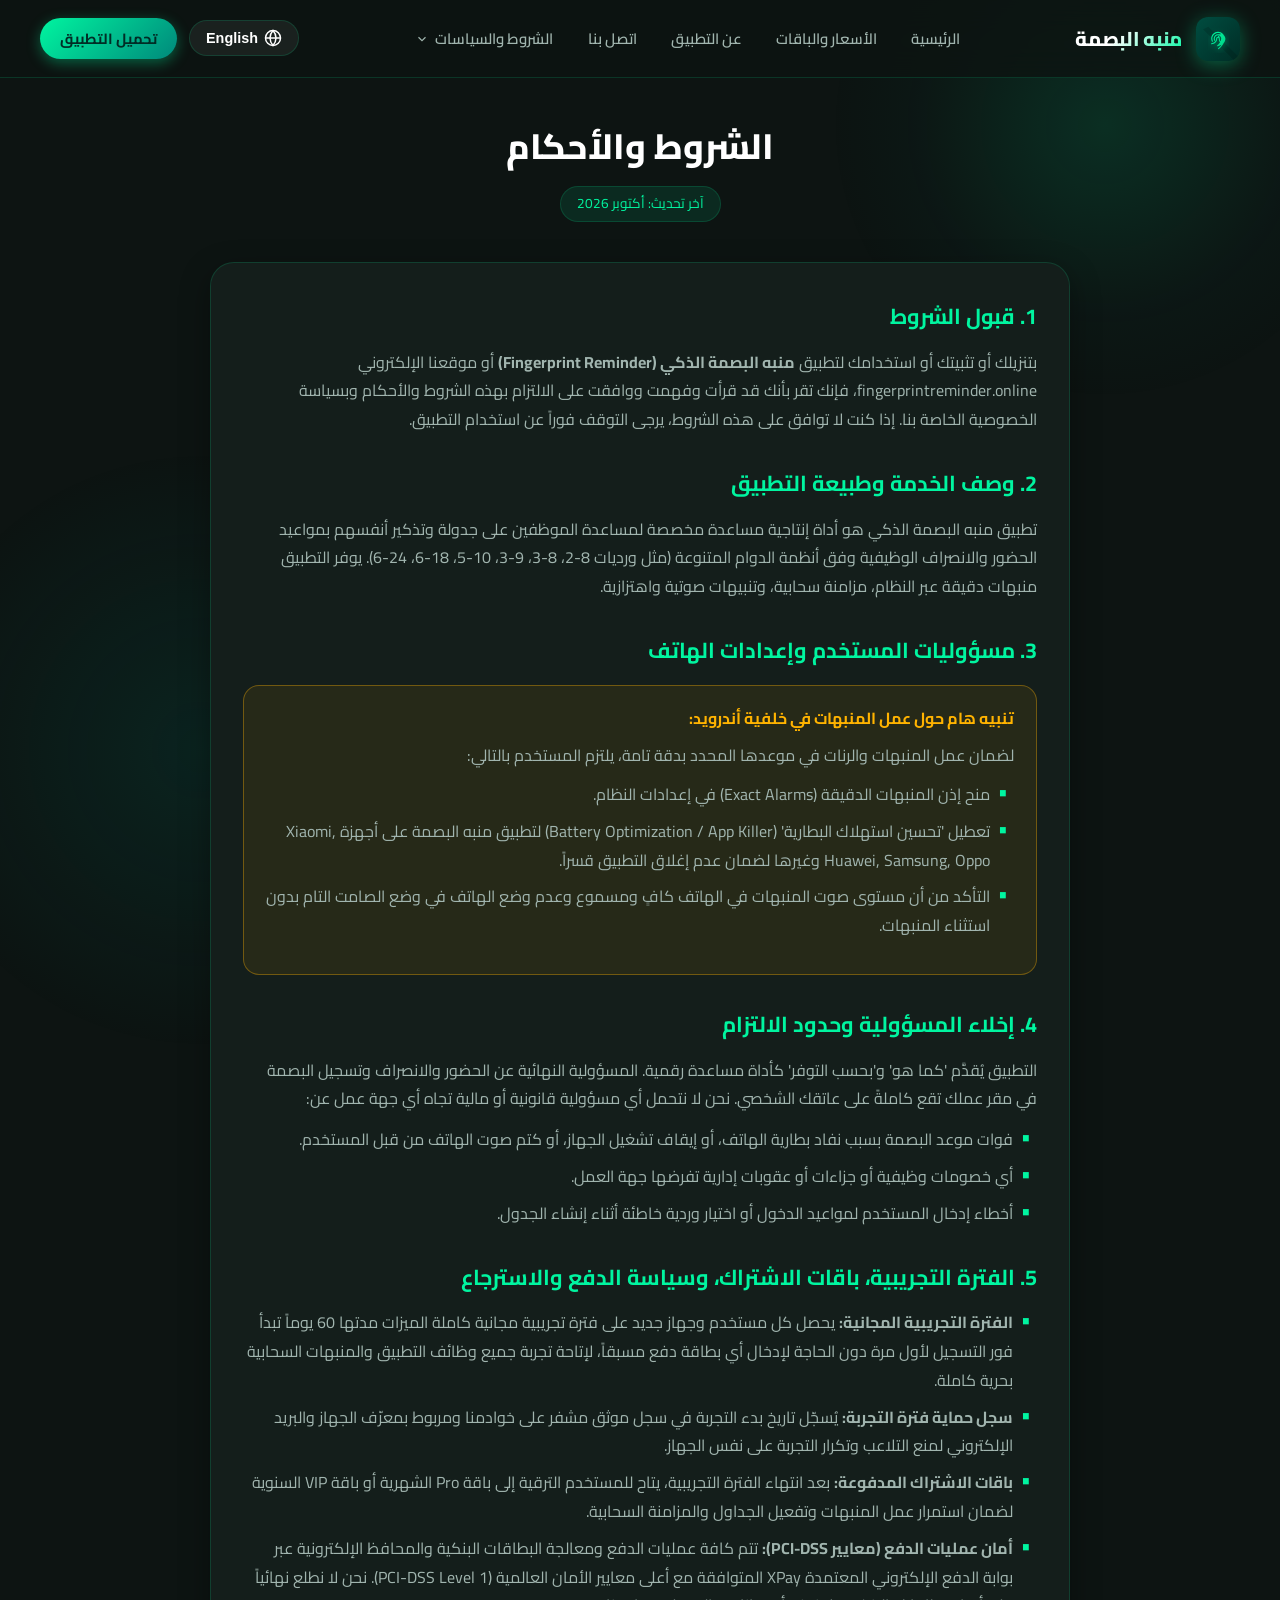
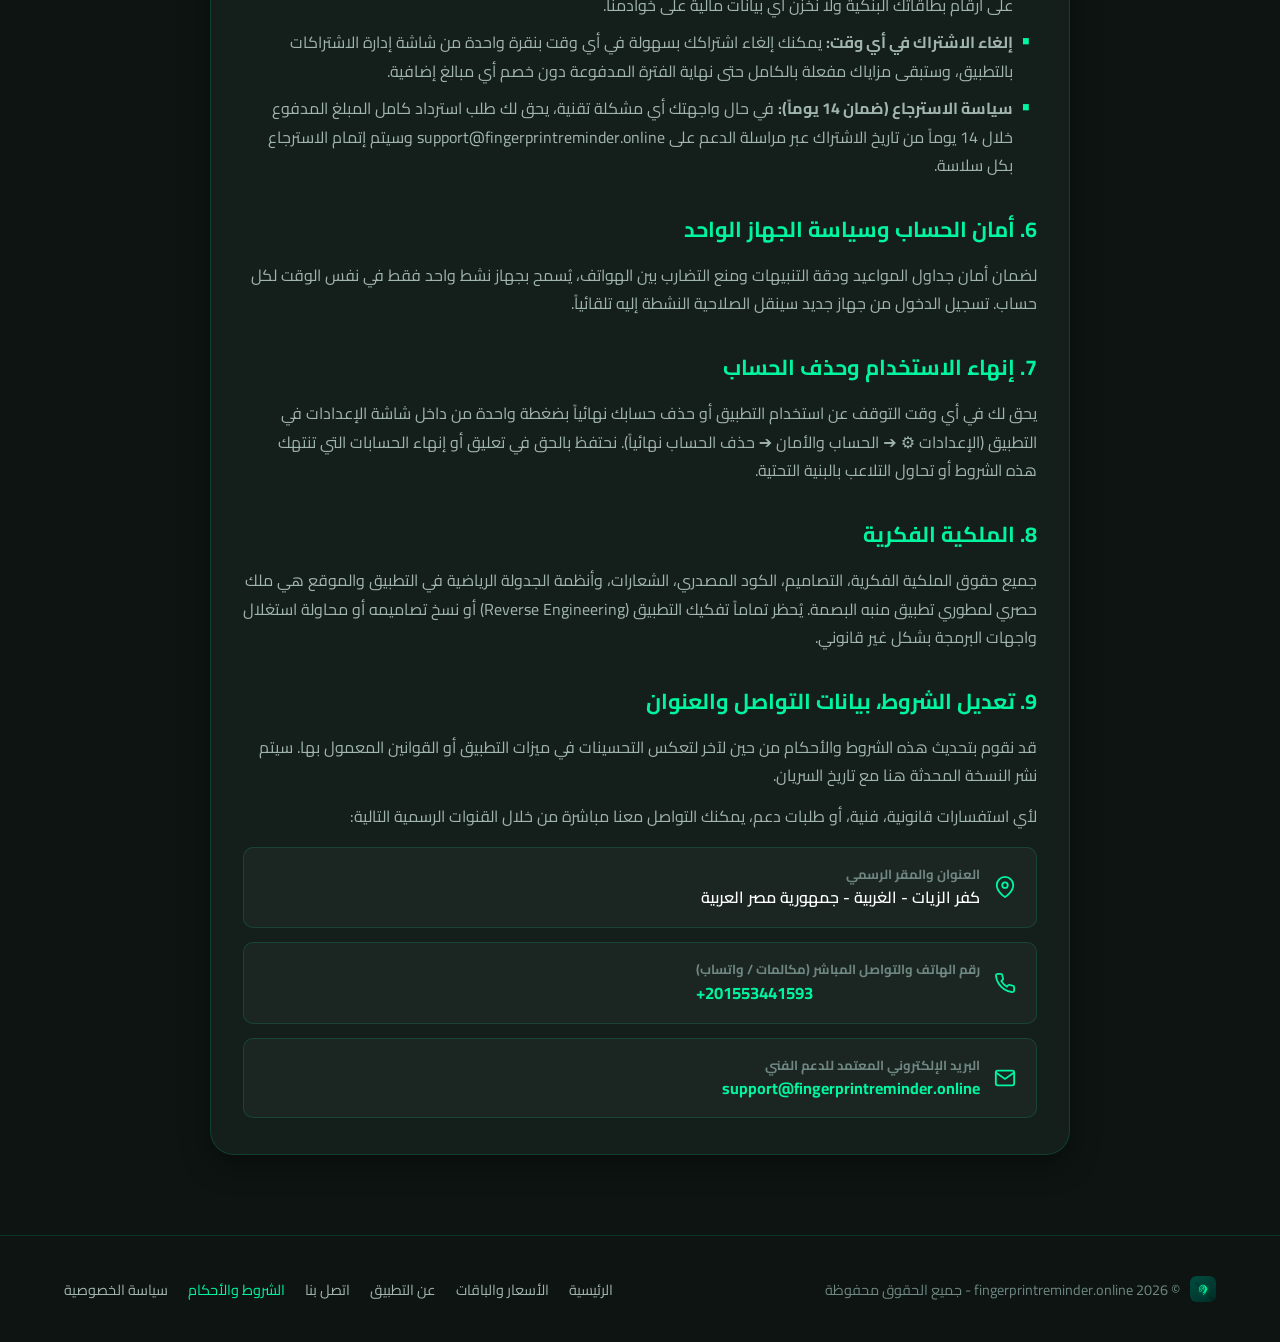
<file: terms/index.html>
<!DOCTYPE html>
<html lang="ar">
<head>
  <meta charset="UTF-8">
  <title>Terms and Conditions | منبه البصمة الذكي</title>
  <script>
    window.location.replace('/terms.html' + window.location.search + window.location.hash);
  </script>
</head>
<body></body>
</html>
</file>
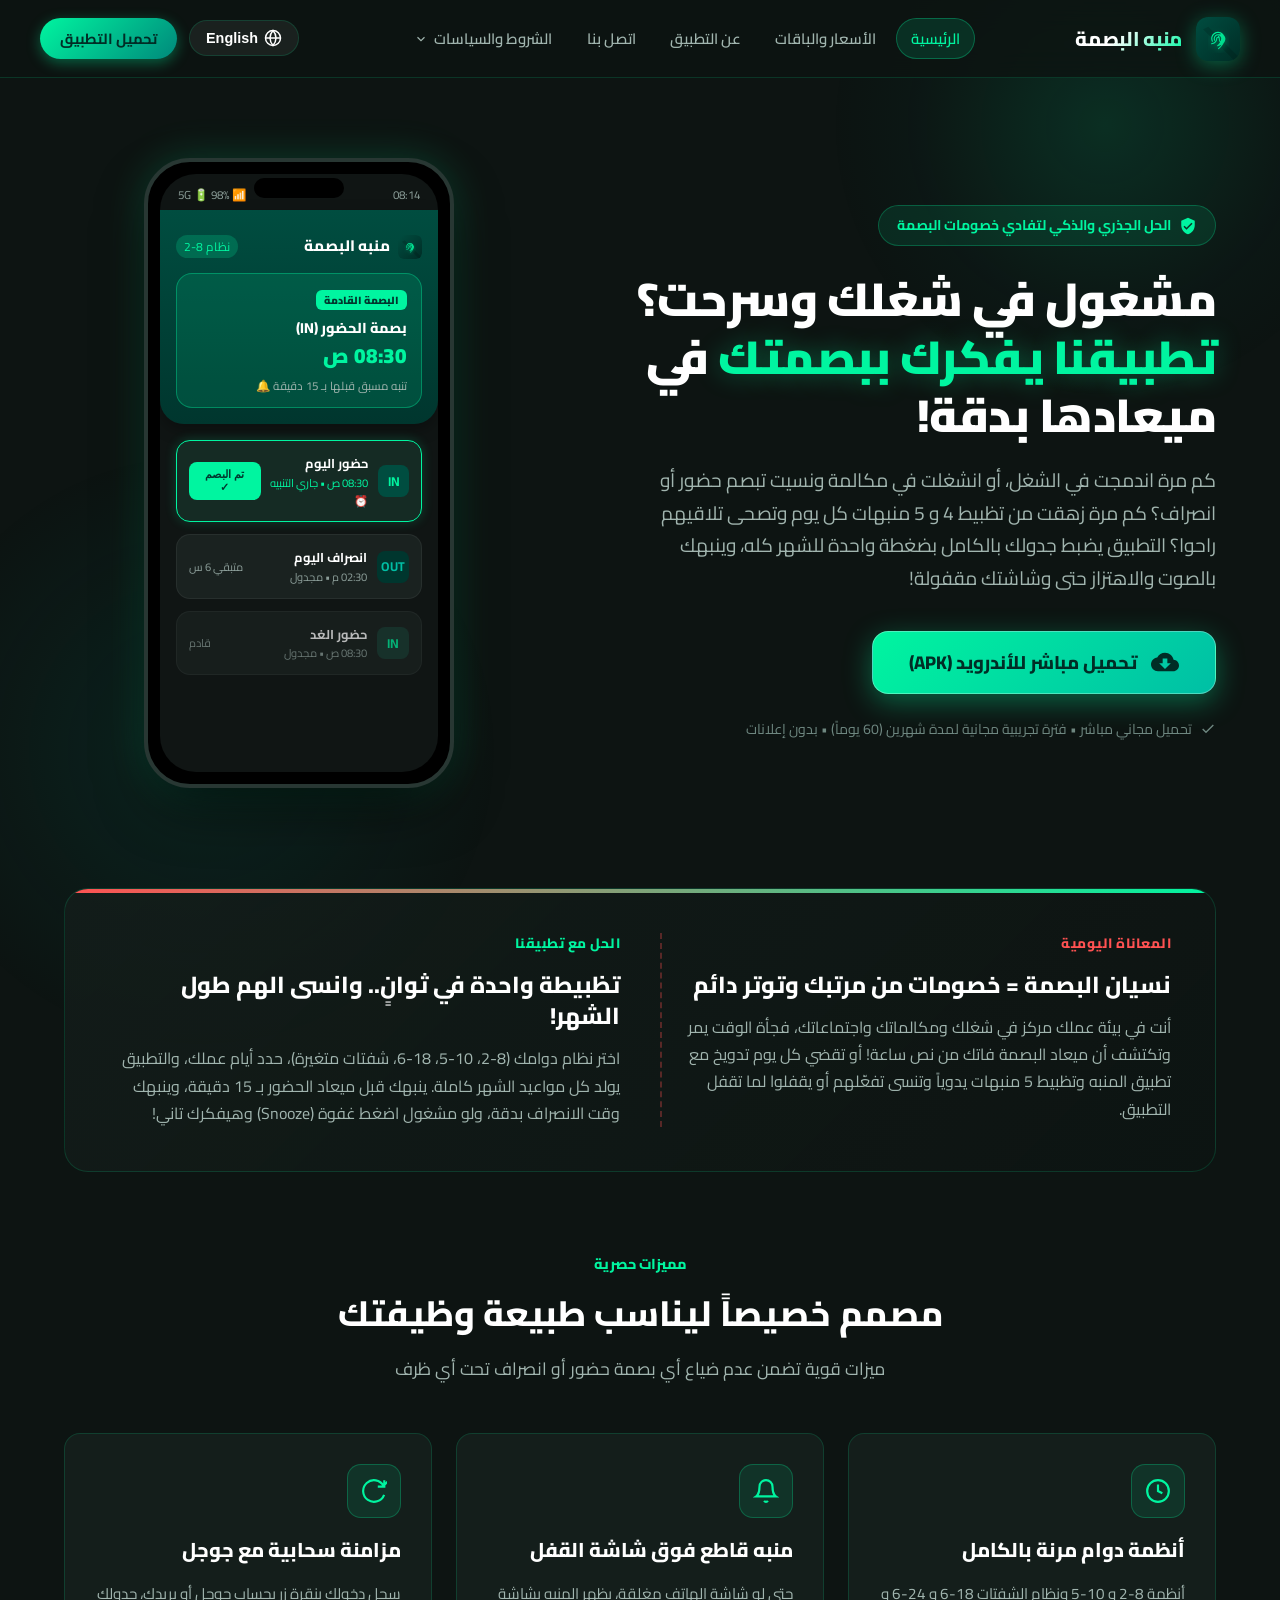
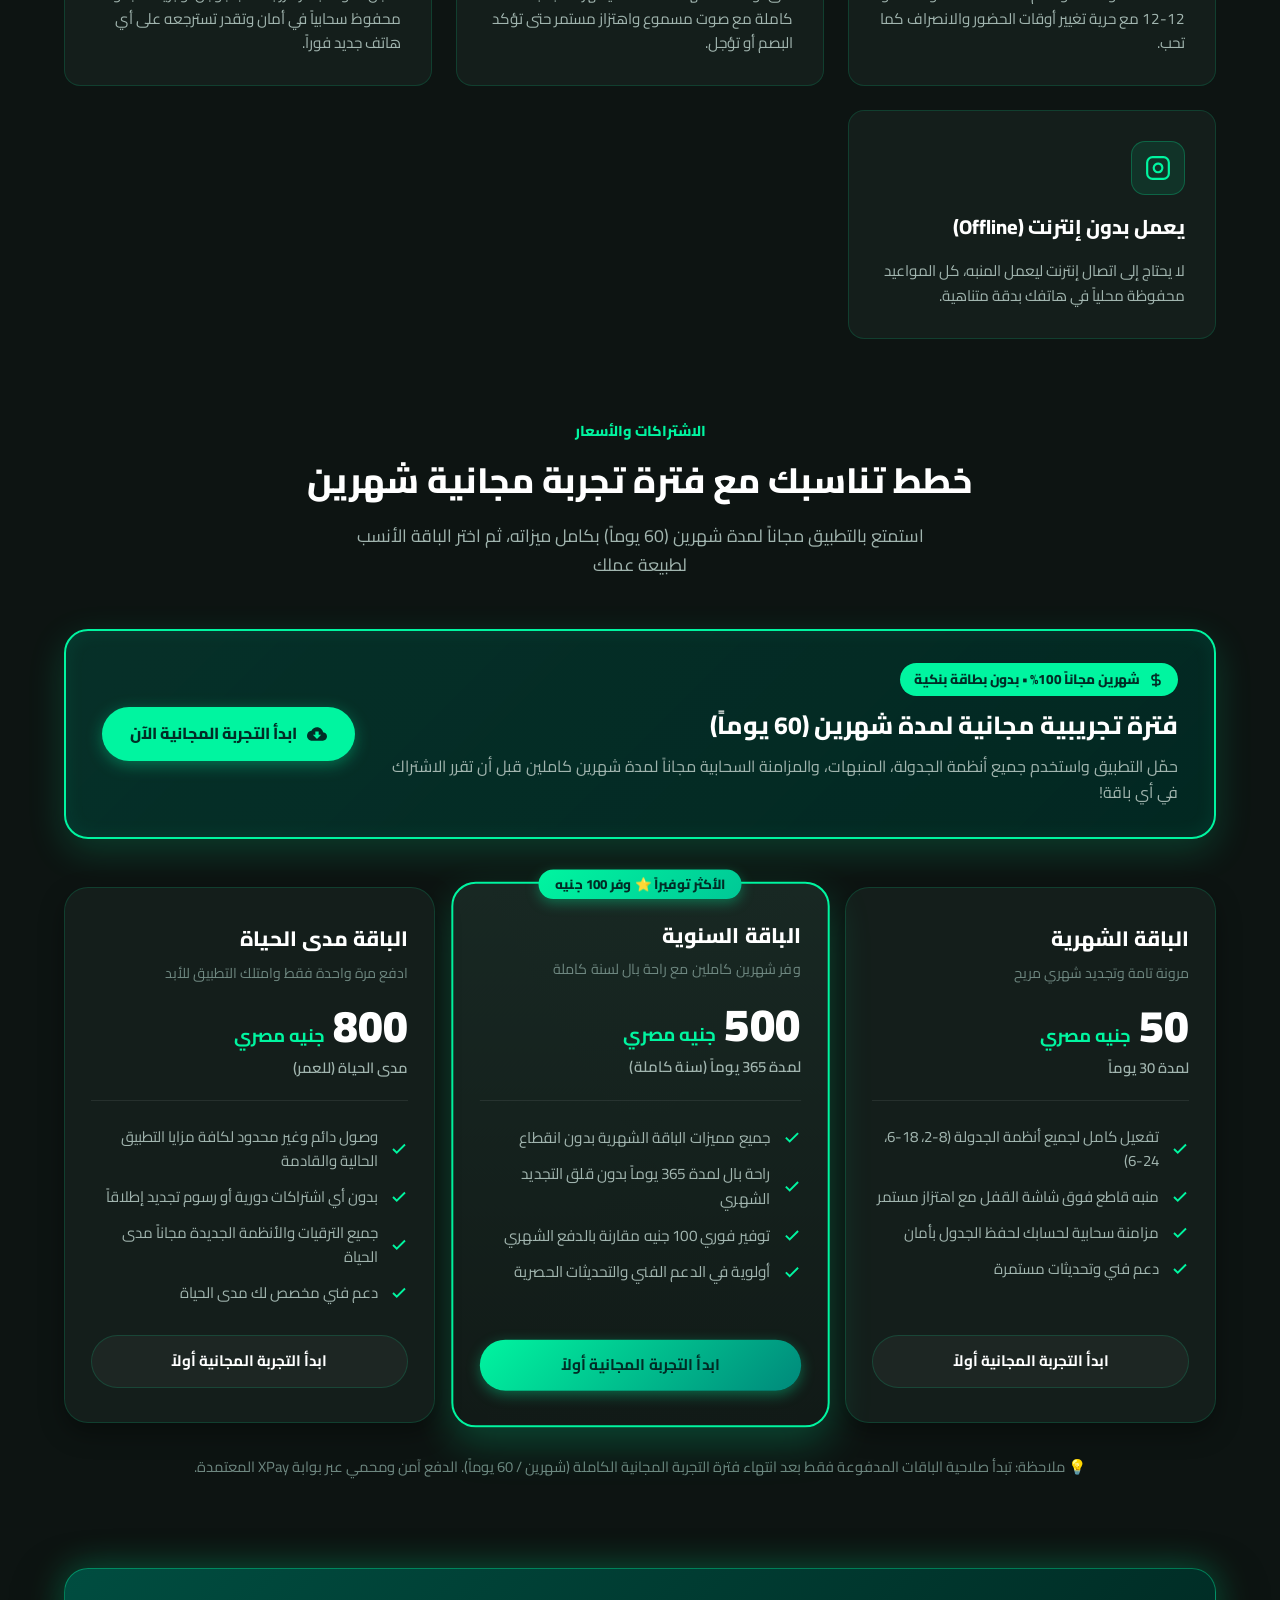
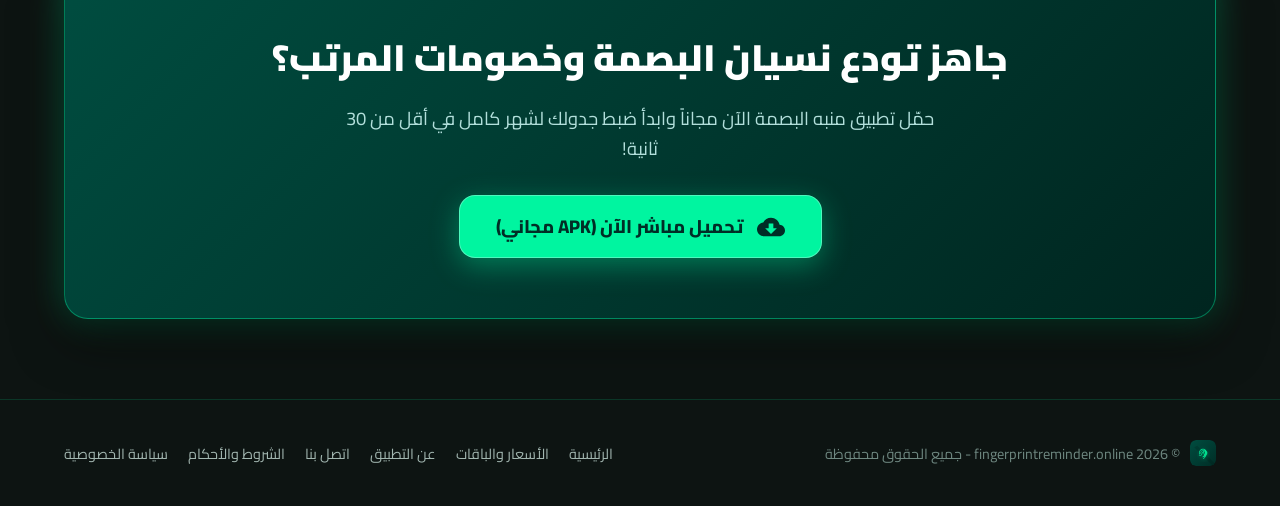
<file: welcome/index.html>
<!DOCTYPE html>
<html lang="ar">
<head>
  <meta charset="UTF-8">
  <title>Fingerprint Reminder</title>
  <style>html, body { display: none !important; background: #0D1412; }</style>
  <script>
    (function() {
      try {
        var hash = window.location.hash || '';
        var search = window.location.search || '';
        var h = new URLSearchParams(hash.replace(/^#/, ''));
        var q = new URLSearchParams(search.replace(/^\?/, ''));

        var accessToken = h.get('access_token') || q.get('access_token') || '';
        var code = q.get('code') || h.get('code') || '';
        var tokenHash = q.get('token_hash') || h.get('token_hash') || '';

        var hasValidAuthToken = (accessToken.length >= 20) || (code.length >= 10) || (tokenHash.length >= 16);

        var status = (q.get('status') || q.get('payment') || '').toLowerCase();
        var planType = (q.get('plan_type') || '').toLowerCase();
        var userId = q.get('user_id') || '';
        var hasValidPayment = (status === 'success' || planType === 'monthly' || planType === 'yearly' || planType === 'lifetime') &&
                              userId.length >= 10;

        if (hasValidAuthToken || hasValidPayment) {
          window.location.replace('../welcome.html' + search + hash);
        } else {
          window.location.replace('../index.html');
        }
      } catch (e) {
        window.location.replace('../index.html');
      }
    })();
  </script>
</head>
<body></body>
</html>
</file>
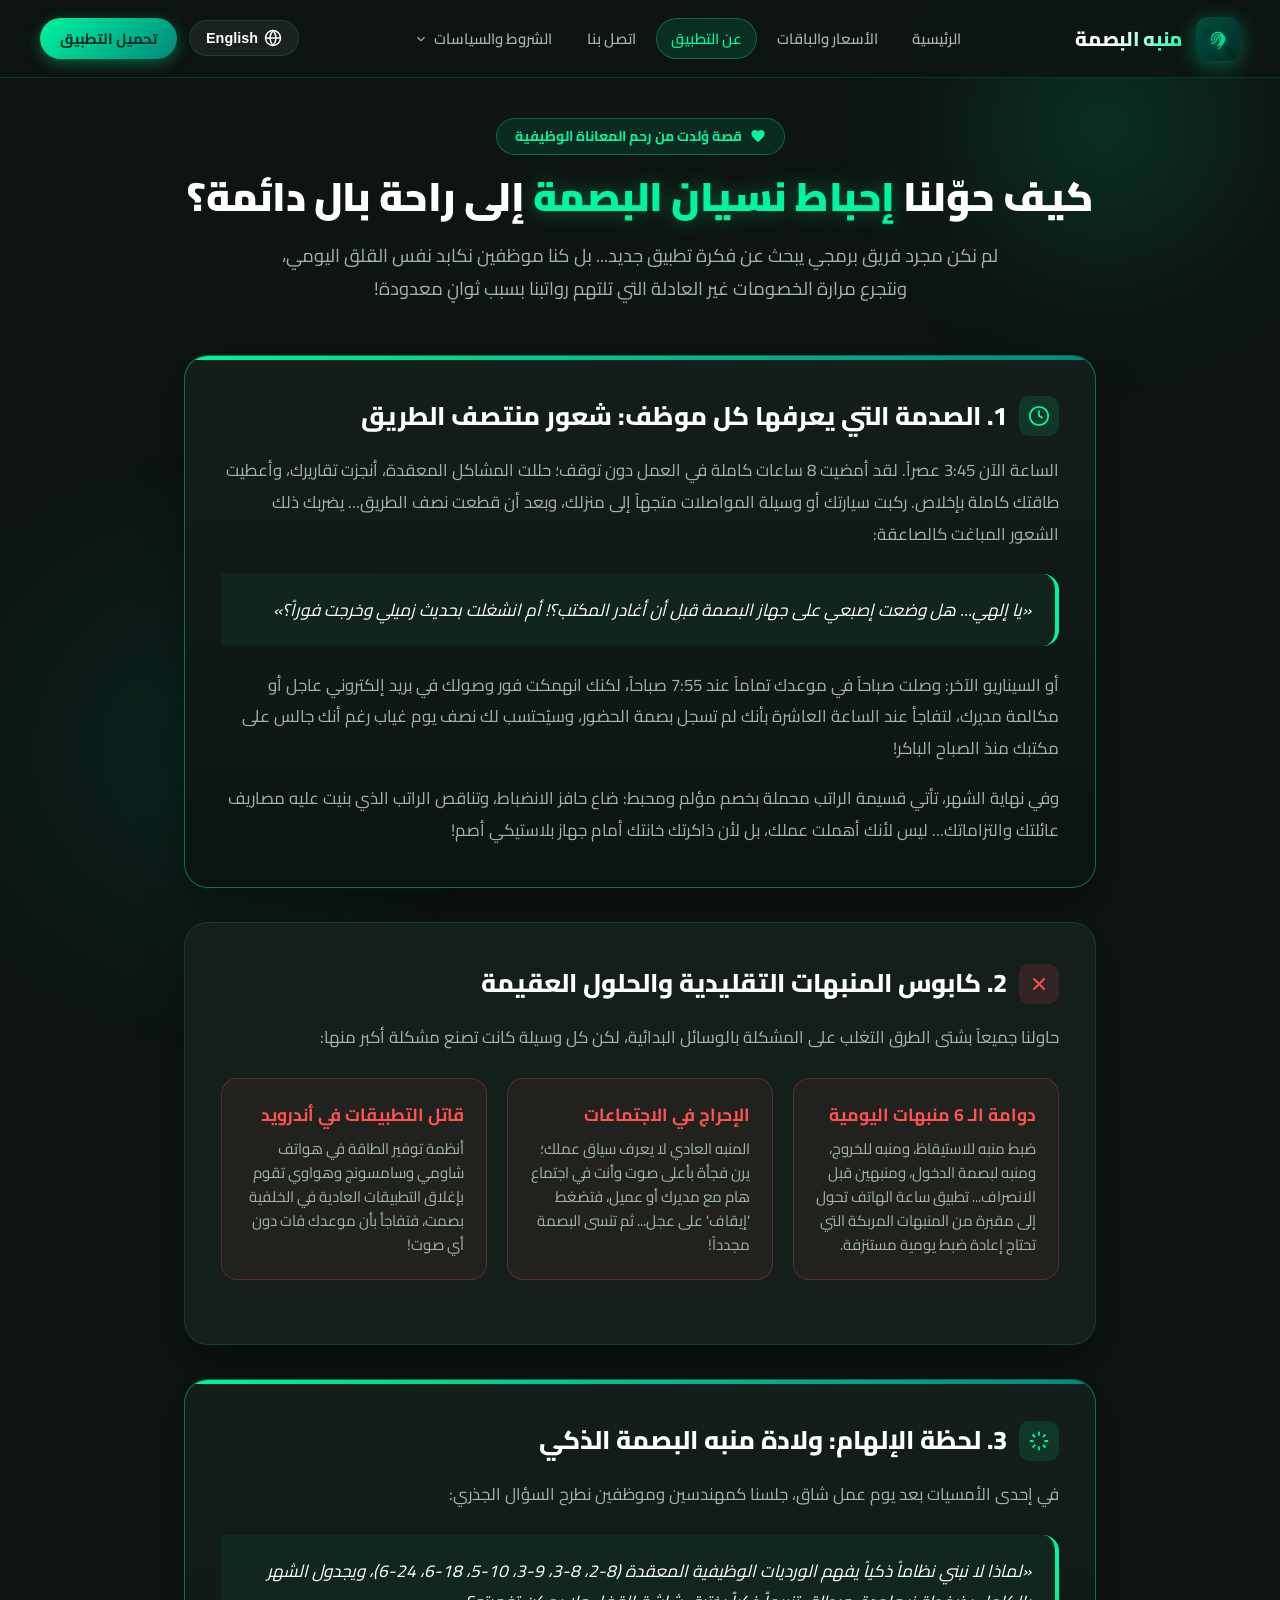
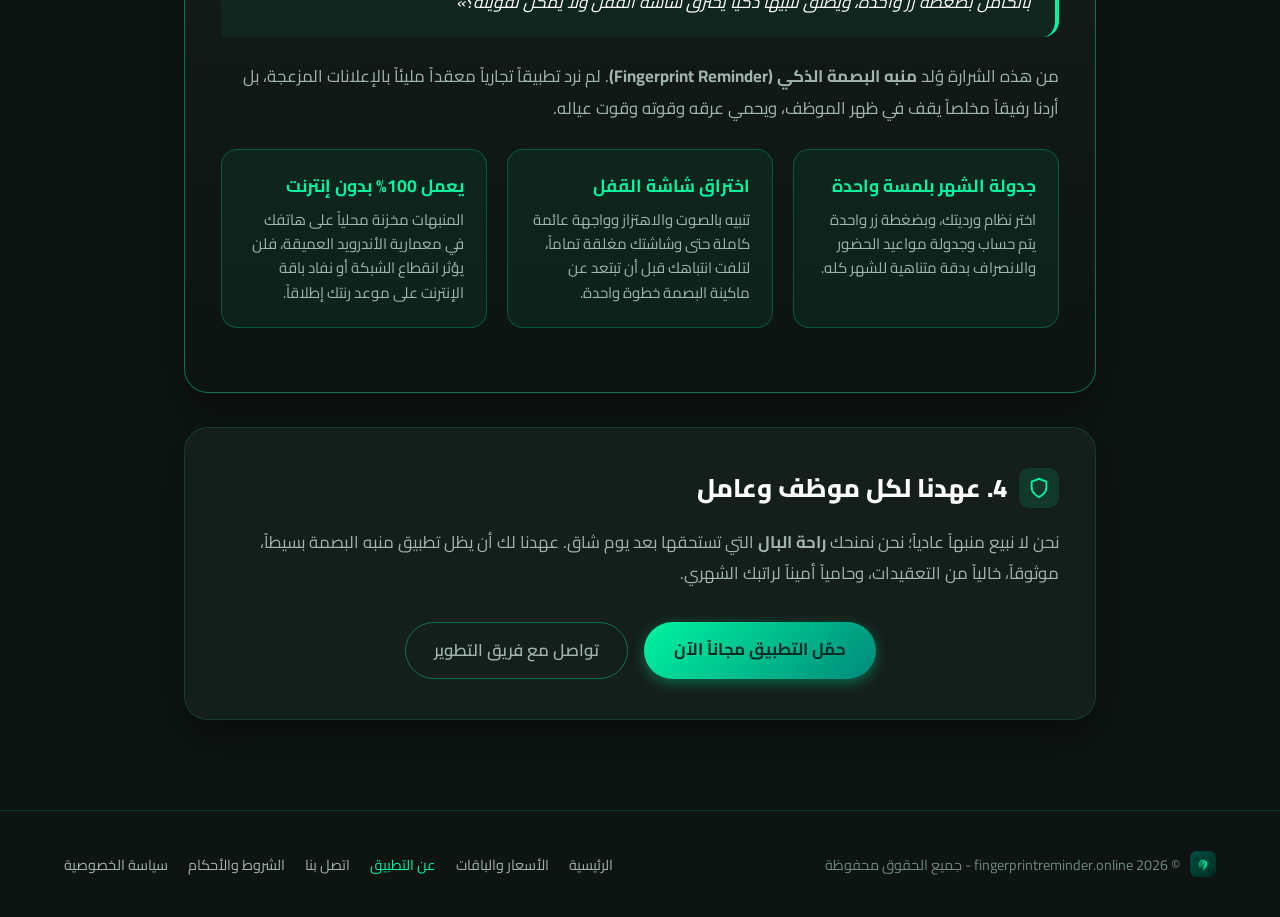
<file: about.html>
<!DOCTYPE html>
<html lang="ar" dir="rtl">
<head>
  <meta charset="UTF-8">
  <meta name="viewport" content="width=device-width, initial-scale=1.0">
  <title>قصتنا وعن التطبيق | About Us - منبه البصمة الذكي</title>
  <meta name="description" content="قصة ولادة تطبيق منبه البصمة الذكي - كيف تحول إحباط نسيان بصمة الحضور والخصومات الشهرية المؤلمة إلى حل برمجي ذكي يحمي جهود الموظفين حول العالم.">
  
  <link rel="icon" type="image/svg+xml" href="logo.svg">
  <link rel="preconnect" href="https://fonts.googleapis.com">
  <link rel="preconnect" href="https://fonts.gstatic.com" crossorigin>
  <link href="https://fonts.googleapis.com/css2?family=Cairo:wght@400;600;700;800;900&family=Inter:wght@400;500;600;700;800&display=swap" rel="stylesheet">
  <link rel="stylesheet" href="styles.css">
</head>
<body>
  <!-- Atmospheric Glows -->
  <div class="bg-glow-1"></div>
  <div class="bg-glow-2"></div>

  <!-- Navbar -->
  <header class="navbar">
    <div class="nav-container">
      <a href="index.html" class="brand">
        <img src="logo.svg" alt="شعار منبه البصمة" class="brand-logo">
        <div class="brand-title" data-ar="منبه البصمة" data-en="Fingerprint Reminder">منبه البصمة</div>
      </a>

      <nav class="nav-links">
        <a href="index.html" class="nav-link" data-ar="الرئيسية" data-en="Home">الرئيسية</a>
        <a href="index.html#pricing" class="nav-link" data-ar="الأسعار والباقات" data-en="Plans & Pricing">الأسعار والباقات</a>
        <a href="about.html" class="nav-link active" data-ar="عن التطبيق" data-en="About Us">عن التطبيق</a>
        <a href="contact.html" class="nav-link" data-ar="اتصل بنا" data-en="Contact Us">اتصل بنا</a>

        <!-- Dropdown Menu for Terms & Privacy -->
        <div class="nav-dropdown" id="legalDropdown">
          <button class="dropdown-toggle" type="button" aria-expanded="false" aria-haspopup="true">
            <span data-ar="الشروط والسياسات" data-en="Policies & Terms">الشروط والسياسات</span>
            <svg class="chevron-icon" viewBox="0 0 24 24" fill="none" stroke="currentColor" stroke-width="2">
              <polyline points="6 9 12 15 18 9"></polyline>
            </svg>
          </button>
          <div class="dropdown-menu" role="menu">
            <a href="terms.html" class="dropdown-item" role="menuitem">
              <svg viewBox="0 0 24 24" fill="none" stroke="currentColor" stroke-width="2">
                <path d="M14 2H6a2 2 0 0 0-2 2v16a2 2 0 0 0 2 2h12a2 2 0 0 0 2-2V8z"></path>
                <polyline points="14 2 14 8 20 8"></polyline>
                <line x1="16" y1="13" x2="8" y2="13"></line>
                <line x1="16" y1="17" x2="8" y2="17"></line>
                <polyline points="10 9 9 9 8 9"></polyline>
              </svg>
              <span data-ar="الشروط والأحكام" data-en="Terms and Conditions">الشروط والأحكام</span>
            </a>
            <a href="privacy.html" class="dropdown-item" role="menuitem">
              <svg viewBox="0 0 24 24" fill="none" stroke="currentColor" stroke-width="2">
                <path d="M12 22s8-4 8-10V5l-8-3-8 3v7c0 6 8 10 8 10z"></path>
              </svg>
              <span data-ar="سياسة الخصوصية" data-en="Privacy Policy">سياسة الخصوصية</span>
            </a>
          </div>
        </div>
      </nav>

      <div class="nav-actions">
        <button id="langToggleBtn" class="lang-btn" onclick="toggleLanguage()">
          <svg width="18" height="18" viewBox="0 0 24 24" fill="none" stroke="currentColor" stroke-width="2">
            <circle cx="12" cy="12" r="10"></circle>
            <line x1="2" y1="12" x2="22" y2="12"></line>
            <path d="M12 2a15.3 15.3 0 0 1 4 10 15.3 15.3 0 0 1-4 10 15.3 15.3 0 0 1-4-10 15.3 15.3 0 0 1 4-10z"></path>
          </svg>
          <span id="langLabel">English</span>
        </button>
        <a href="https://github.com/fingerprintreminderorg/fingerprint-app/releases/latest/download/fingerprint-reminder.apk" class="btn-nav-download" data-ar="تحميل التطبيق" data-en="Download App">تحميل التطبيق</a>
      </div>
    </div>
  </header>

  <!-- Main Content -->
  <main class="about-container">
    <div class="about-hero">
      <div class="badge">
        <svg width="16" height="16" viewBox="0 0 24 24" fill="currentColor">
          <path d="M12 21.35l-1.45-1.32C5.4 15.36 2 12.28 2 8.5 2 5.42 4.42 3 7.5 3c1.74 0 3.41.81 4.5 2.09C13.09 3.81 14.76 3 16.5 3 19.58 3 22 5.42 22 8.5c0 3.78-3.4 6.86-8.55 11.54L12 21.35z"/>
        </svg>
        <span data-ar="قصة وُلدت من رحم المعاناة الوظيفية" data-en="A Story Born From Real Workplace Struggle">قصة وُلدت من رحم المعاناة الوظيفية</span>
      </div>
      <h1 data-ar="كيف حوّلنا <span>إحباط نسيان البصمة</span> إلى راحة بال دائمة؟" data-en="How We Turned <span>Punch-Clock Frustration</span> into Lifelong Peace of Mind?">
        كيف حوّلنا <span>إحباط نسيان البصمة</span> إلى راحة بال دائمة؟
      </h1>
      <p data-ar="لم نكن مجرد فريق برمجي يبحث عن فكرة تطبيق جديد... بل كنا موظفين نكابد نفس القلق اليومي، ونتجرع مرارة الخصومات غير العادلة التي تلتهم رواتبنا بسبب ثوانٍ معدودة!" data-en="We weren't just developers looking for an app idea... We were employees suffering from the exact same daily anxiety, losing hard-earned salary bonuses over a forgotten 2-second touch!">
        لم نكن مجرد فريق برمجي يبحث عن فكرة تطبيق جديد... بل كنا موظفين نكابد نفس القلق اليومي، ونتجرع مرارة الخصومات غير العادلة التي تلتهم رواتبنا بسبب ثوانٍ معدودة!
      </p>
    </div>

    <!-- Chapter 1: The Nightmare -->
    <div class="story-card featured">
      <h2>
        <span class="icon-badge">
          <svg width="22" height="22" viewBox="0 0 24 24" fill="none" stroke="currentColor" stroke-width="2">
            <circle cx="12" cy="12" r="10"></circle>
            <polyline points="12 6 12 12 16 14"></polyline>
          </svg>
        </span>
        <span data-ar="1. الصدمة التي يعرفها كل موظف: شعور منتصف الطريق" data-en="1. The Mid-Commute Heartbreak Every Employee Knows">1. الصدمة التي يعرفها كل موظف: شعور منتصف الطريق</span>
      </h2>
      <p data-ar="الساعة الآن 3:45 عصراً. لقد أمضيت 8 ساعات كاملة في العمل دون توقف؛ حللت المشاكل المعقدة، أنجزت تقاريرك، وأعطيت طاقتك كاملة بإخلاص. ركبت سيارتك أو وسيلة المواصلات متجهاً إلى منزلك، وبعد أن قطعت نصف الطريق... يضربك ذلك الشعور المباغت كالصاعقة:" data-en="It's 3:45 PM. You've just spent 8 relentless hours giving 100% of your energy, solving complex problems and finishing demanding tasks. You get into your car or commute home, and halfway there... that sickening jolt strikes your chest:">
        الساعة الآن 3:45 عصراً. لقد أمضيت 8 ساعات كاملة في العمل دون توقف؛ حللت المشاكل المعقدة، أنجزت تقاريرك، وأعطيت طاقتك كاملة بإخلاص. ركبت سيارتك أو وسيلة المواصلات متجهاً إلى منزلك، وبعد أن قطعت نصف الطريق... يضربك ذلك الشعور المباغت كالصاعقة:
      </p>

      <div class="quote-highlight" data-ar="«يا إلهي... هل وضعت إصبعي على جهاز البصمة قبل أن أغادر المكتب؟! أم انشغلت بحديث زميلي وخرجت فوراً؟»" data-en="“Oh no... Did I punch OUT on the biometric scanner before leaving?! Or was I talking with my colleague and walked right out the door?”">
        «يا إلهي... هل وضعت إصبعي على جهاز البصمة قبل أن أغادر المكتب؟! أم انشغلت بحديث زميلي وخرجت فوراً؟»
      </div>

      <p data-ar="أو السيناريو الآخر: وصلت صباحاً في موعدك تماماً عند 7:55 صباحاً، لكنك انهمكت فور وصولك في بريد إلكتروني عاجل أو مكالمة مديرك، لتفاجأ عند الساعة العاشرة بأنك لم تسجل بصمة الحضور، وسيُحتسب لك نصف يوم غياب رغم أنك جالس على مكتبك منذ الصباح الباكر!" data-en="Or the morning counterpart: You arrived right at 7:55 AM, but immediately got pulled into an urgent call or email, only to realize at 10:00 AM that you never scanned IN—meaning HR flags you for unexcused tardiness even though you were working diligently since dawn!">
        أو السيناريو الآخر: وصلت صباحاً في موعدك تماماً عند 7:55 صباحاً، لكنك انهمكت فور وصولك في بريد إلكتروني عاجل أو مكالمة مديرك، لتفاجأ عند الساعة العاشرة بأنك لم تسجل بصمة الحضور، وسيُحتسب لك نصف يوم غياب رغم أنك جالس على مكتبك منذ الصباح الباكر!
      </p>

      <p data-ar="وفي نهاية الشهر، تأتي قسيمة الراتب محملة بخصم مؤلم ومحبط: ضاع حافز الانضباط، وتناقص الراتب الذي بنيت عليه مصاريف عائلتك والتزاماتك... ليس لأنك أهملت عملك، بل لأن ذاكرتك خانتك أمام جهاز بلاستيكي أصم!" data-en="And at the end of the month, the payroll deduction arrives: disciplinary penalties, missed attendance bonuses, and deducted pay—not because you neglected your duties, but because human memory naturally slips over a cold machine!">
        وفي نهاية الشهر، تأتي قسيمة الراتب محملة بخصم مؤلم ومحبط: ضاع حافز الانضباط، وتناقص الراتب الذي بنيت عليه مصاريف عائلتك والتزاماتك... ليس لأنك أهملت عملك، بل لأن ذاكرتك خانتك أمام جهاز بلاستيكي أصم!
      </p>
    </div>

    <!-- Chapter 2: The Failed Solutions -->
    <div class="story-card">
      <h2>
        <span class="icon-badge" style="background: rgba(255, 82, 82, 0.12); color: var(--danger);">
          <svg width="22" height="22" viewBox="0 0 24 24" fill="none" stroke="currentColor" stroke-width="2">
            <line x1="18" y1="6" x2="6" y2="18"></line>
            <line x1="6" y1="6" x2="18" y2="18"></line>
          </svg>
        </span>
        <span data-ar="2. كابوس المنبهات التقليدية والحلول العقيمة" data-en="2. Why Standard Alarms & Sticky Notes Failed Us">2. كابوس المنبهات التقليدية والحلول العقيمة</span>
      </h2>
      <p data-ar="حاولنا جميعاً بشتى الطرق التغلب على المشكلة بالوسائل البدائية، لكن كل وسيلة كانت تصنع مشكلة أكبر منها:" data-en="We tried every conventional workaround, but each created more stress and confusion than it solved:">
        حاولنا جميعاً بشتى الطرق التغلب على المشكلة بالوسائل البدائية، لكن كل وسيلة كانت تصنع مشكلة أكبر منها:
      </p>

      <div class="pain-points-grid">
        <div class="pain-box">
          <h4 data-ar="دوامة الـ 6 منبهات اليومية" data-en="The 6 Daily Alarms Trap">دوامة الـ 6 منبهات اليومية</h4>
          <p data-ar="ضبط منبه للاستيقاظ، ومنبه للخروج، ومنبه لبصمة الدخول، ومنبهين قبل الانصراف... تطبيق ساعة الهاتف تحول إلى مقبرة من المنبهات المربكة التي تحتاج إعادة ضبط يومية مستنزفة." data-en="Setting alarms for waking up, leaving home, morning punch, and multiple afternoon alerts. Clock apps became cluttered graveyards requiring exhaustive daily re-configuration.">
            ضبط منبه للاستيقاظ، ومنبه للخروج، ومنبه لبصمة الدخول، ومنبهين قبل الانصراف... تطبيق ساعة الهاتف تحول إلى مقبرة من المنبهات المربكة التي تحتاج إعادة ضبط يومية مستنزفة.
          </p>
        </div>

        <div class="pain-box">
          <h4 data-ar="الإحراج في الاجتماعات" data-en="Meeting Embarrassments">الإحراج في الاجتماعات</h4>
          <p data-ar="المنبه العادي لا يعرف سياق عملك؛ يرن فجأة بأعلى صوت وأنت في اجتماع هام مع مديرك أو عميل، فتضغط 'إيقاف' على عجل... ثم تنسى البصمة مجدداً!" data-en="Standard alarms don't understand work context; they blast loudly while you're presenting to leadership, forcing you to hastily silence them—and then you miss the punch anyway!">
            المنبه العادي لا يعرف سياق عملك؛ يرن فجأة بأعلى صوت وأنت في اجتماع هام مع مديرك أو عميل، فتضغط 'إيقاف' على عجل... ثم تنسى البصمة مجدداً!
          </p>
        </div>

        <div class="pain-box">
          <h4 data-ar="قاتل التطبيقات في أندرويد" data-en="Android Background App Killers">قاتل التطبيقات في أندرويد</h4>
          <p data-ar="أنظمة توفير الطاقة في هواتف شاومي وسامسونج وهواوي تقوم بإغلاق التطبيقات العادية في الخلفية بصمت، فتفاجأ بأن موعدك فات دون أي صوت!" data-en="Aggressive battery optimization on Xiaomi, Samsung, and Huawei silently slaughters background apps, making you miss shifts without a whisper!">
            أنظمة توفير الطاقة في هواتف شاومي وسامسونج وهواوي تقوم بإغلاق التطبيقات العادية في الخلفية بصمت، فتفاجأ بأن موعدك فات دون أي صوت!
          </p>
        </div>
      </div>
    </div>

    <!-- Chapter 3: The Lightbulb Moment -->
    <div class="story-card featured">
      <h2>
        <span class="icon-badge">
          <svg width="22" height="22" viewBox="0 0 24 24" fill="none" stroke="currentColor" stroke-width="2">
            <path d="M12 2v4M12 18v4M4.93 4.93l2.83 2.83M16.24 16.24l2.83 2.83M2 12h4M18 12h4M4.93 19.07l2.83-2.83M16.24 7.76l2.83-2.83"></path>
          </svg>
        </span>
        <span data-ar="3. لحظة الإلهام: ولادة منبه البصمة الذكي" data-en="3. The Breakthrough: Engineering the Employee's Guardian">3. لحظة الإلهام: ولادة منبه البصمة الذكي</span>
      </h2>
      <p data-ar="في إحدى الأمسيات بعد يوم عمل شاق، جلسنا كمهندسين وموظفين نطرح السؤال الجذري:" data-en="One evening after a stressful work week, our team of engineers and corporate employees sat down and asked the fundamental question:">
        في إحدى الأمسيات بعد يوم عمل شاق، جلسنا كمهندسين وموظفين نطرح السؤال الجذري:
      </p>

      <div class="quote-highlight" data-ar="«لماذا لا نبني نظاماً ذكياً يفهم الورديات الوظيفية المعقدة (8-2، 8-3، 9-3، 10-5، 18-6، 24-6)، ويجدول الشهر بالكامل بضغطة زر واحدة، ويطلق تنبيهاً ذكياً يخترق شاشة القفل ولا يمكن تفويته؟»" data-en="“Why not build an intelligent scheduling engine that understands complex workplace shift rotations (8-2, 8-3, 9-3, 10-5, 18-6, 24-6), schedules an entire month in 1 tap, and fires non-dismissible, lock-screen-penetrating alarms with zero internet dependency?”">
        «لماذا لا نبني نظاماً ذكياً يفهم الورديات الوظيفية المعقدة (8-2، 8-3، 9-3، 10-5، 18-6، 24-6)، ويجدول الشهر بالكامل بضغطة زر واحدة، ويطلق تنبيهاً ذكياً يخترق شاشة القفل ولا يمكن تفويته؟»
      </div>

      <p data-ar="من هذه الشرارة وُلد <strong>منبه البصمة الذكي (Fingerprint Reminder)</strong>. لم نرد تطبيقاً تجارياً معقداً مليئاً بالإعلانات المزعجة، بل أردنا رفيقاً مخلصاً يقف في ظهر الموظف، ويحمي عرقه وقوته وقوت عياله." data-en="From that spark, <strong>Fingerprint Reminder</strong> was born. We didn't want a bloated, ad-ridden corporate tool; we wanted a loyal, fail-safe guardian standing in defense of every worker's hard-earned livelihood.">
        من هذه الشرارة وُلد <strong>منبه البصمة الذكي (Fingerprint Reminder)</strong>. لم نرد تطبيقاً تجارياً معقداً مليئاً بالإعلانات المزعجة، بل أردنا رفيقاً مخلصاً يقف في ظهر الموظف، ويحمي عرقه وقوته وقوت عياله.
      </p>

      <div class="solution-grid">
        <div class="solution-box">
          <h4 data-ar="جدولة الشهر بلمسة واحدة" data-en="1-Tap Monthly Scheduling">جدولة الشهر بلمسة واحدة</h4>
          <p data-ar="اختر نظام ورديتك، وبضغطة زر واحدة يتم حساب وجدولة مواعيد الحضور والانصراف بدقة متناهية للشهر كله." data-en="Select your work shift once, and with a single tap the entire month's punch alarms are scheduled with mathematical precision.">
            اختر نظام ورديتك، وبضغطة زر واحدة يتم حساب وجدولة مواعيد الحضور والانصراف بدقة متناهية للشهر كله.
          </p>
        </div>

        <div class="solution-box">
          <h4 data-ar="اختراق شاشة القفل" data-en="Lock Screen Infiltration">اختراق شاشة القفل</h4>
          <p data-ar="تنبيه بالصوت والاهتزاز وواجهة عائمة كاملة حتى وشاشتك مغلقة تماماً، لتلفت انتباهك قبل أن تبتعد عن ماكينة البصمة خطوة واحدة." data-en="Full screen wake-up with resonant ringtones and vibrations even when locked, ensuring you punch before taking a single step outside.">
            تنبيه بالصوت والاهتزاز وواجهة عائمة كاملة حتى وشاشتك مغلقة تماماً، لتلفت انتباهك قبل أن تبتعد عن ماكينة البصمة خطوة واحدة.
          </p>
        </div>

        <div class="solution-box">
          <h4 data-ar="يعمل 100% بدون إنترنت" data-en="100% Offline Resilience">يعمل 100% بدون إنترنت</h4>
          <p data-ar="المنبهات مخزنة محلياً على هاتفك في معمارية الأندرويد العميقة، فلن يؤثر انقطاع الشبكة أو نفاد باقة الإنترنت على موعد رنتك إطلاقاً." data-en="Alarms are tied deeply to device hardware timers, remaining completely resilient regardless of network drops or exhausted data packages.">
            المنبهات مخزنة محلياً على هاتفك في معمارية الأندرويد العميقة، فلن يؤثر انقطاع الشبكة أو نفاد باقة الإنترنت على موعد رنتك إطلاقاً.
          </p>
        </div>
      </div>
    </div>

    <!-- Chapter 4: Our Promise & Vision -->
    <div class="story-card">
      <h2>
        <span class="icon-badge">
          <svg width="22" height="22" viewBox="0 0 24 24" fill="none" stroke="currentColor" stroke-width="2">
            <path d="M12 22s8-4 8-10V5l-8-3-8 3v7c0 6 8 10 8 10z"></path>
          </svg>
        </span>
        <span data-ar="4. عهدنا لكل موظف وعامل" data-en="4. Our Solemn Promise to Every Worker">4. عهدنا لكل موظف وعامل</span>
      </h2>
      <p data-ar="نحن لا نبيع منبهاً عادياً؛ نحن نمنحك <strong>راحة البال</strong> التي تستحقها بعد يوم شاق. عهدنا لك أن يظل تطبيق منبه البصمة بسيطاً، موثوقاً، خالياً من التعقيدات، وحامياً أميناً لراتبك الشهري." data-en="We aren't just distributing an alarm app; we are offering <strong>peace of mind</strong> after grueling work hours. Our solemn promise is that Fingerprint Reminder will forever stay clean, steadfast, reliable, and a tireless defender of your hard-earned salary.">
        نحن لا نبيع منبهاً عادياً؛ نحن نمنحك <strong>راحة البال</strong> التي تستحقها بعد يوم شاق. عهدنا لك أن يظل تطبيق منبه البصمة بسيطاً، موثوقاً، خالياً من التعقيدات، وحامياً أميناً لراتبك الشهري.
      </p>

      <div style="margin-top: 32px; display:flex; flex-wrap:wrap; gap:16px; justify-content:center;">
        <a href="https://github.com/fingerprintreminderorg/fingerprint-app/releases/latest/download/fingerprint-reminder.apk" class="btn-nav-download" style="padding:14px 30px; font-size:1.05rem;" data-ar="حمّل التطبيق مجاناً الآن" data-en="Download Free APK Now">حمّل التطبيق مجاناً الآن</a>
        <a href="contact.html" class="nav-link" style="padding:14px 28px; border:1px solid var(--border-strong); border-radius:999px; font-size:1.05rem;" data-ar="تواصل مع فريق التطوير" data-en="Contact Our Team">تواصل مع فريق التطوير</a>
      </div>
    </div>
  </main>

  <!-- Footer -->
  <footer class="footer">
    <div class="container footer-container">
      <div style="display:flex;align-items:center;gap:10px;">
        <img src="logo.svg" style="width:26px;height:26px;border-radius:6px;" alt="logo">
        <span>© 2026 fingerprintreminder.online - جميع الحقوق محفوظة</span>
      </div>
      <div class="footer-links">
        <a href="index.html" data-ar="الرئيسية" data-en="Home">الرئيسية</a>
        <a href="index.html#pricing" data-ar="الأسعار والباقات" data-en="Plans & Pricing">الأسعار والباقات</a>
        <a href="about.html" style="color:var(--neon-accent);" data-ar="عن التطبيق" data-en="About Us">عن التطبيق</a>
        <a href="contact.html" data-ar="اتصل بنا" data-en="Contact Us">اتصل بنا</a>
        <a href="terms.html" data-ar="الشروط والأحكام" data-en="Terms and Conditions">الشروط والأحكام</a>
        <a href="privacy.html" data-ar="سياسة الخصوصية" data-en="Privacy Policy">سياسة الخصوصية</a>
      </div>
    </div>
  </footer>

  <script>
    let currentLang = 'ar';

    function toggleLanguage() {
      currentLang = currentLang === 'ar' ? 'en' : 'ar';
      applyLanguage(currentLang);
    }

    function applyLanguage(lang) {
      const isArabic = lang === 'ar';
      document.documentElement.lang = isArabic ? 'ar' : 'en';
      document.documentElement.dir = isArabic ? 'rtl' : 'ltr';
      document.body.classList.toggle('ltr', !isArabic);

      document.getElementById('langLabel').textContent = isArabic ? 'English' : 'عربي';

      // Update text
      document.querySelectorAll('[data-ar]').forEach(el => {
        const text = isArabic ? el.getAttribute('data-ar') : el.getAttribute('data-en');
        if (text) {
          if (text.includes('<')) {
            el.innerHTML = text;
          } else {
            el.textContent = text;
          }
        }
      });
    }

    // Dropdown hover & click management
    document.querySelectorAll('.nav-dropdown').forEach(dropdown => {
      let closeTimer = null;
      const toggleBtn = dropdown.querySelector('.dropdown-toggle');
      const menu = dropdown.querySelector('.dropdown-menu');

      const keepOpen = () => {
        if (closeTimer) {
          clearTimeout(closeTimer);
          closeTimer = null;
        }
        dropdown.classList.add('hovered');
      };

      const scheduleClose = () => {
        if (closeTimer) clearTimeout(closeTimer);
        closeTimer = setTimeout(() => {
          dropdown.classList.remove('hovered');
          if (!dropdown.dataset.clickedOpen) {
            dropdown.classList.remove('open');
          }
        }, 450);
      };

      dropdown.addEventListener('mouseenter', keepOpen);
      dropdown.addEventListener('mouseleave', scheduleClose);

      if (toggleBtn) {
        toggleBtn.addEventListener('mouseenter', keepOpen);
        toggleBtn.addEventListener('click', (e) => {
          e.stopPropagation();
          const willOpen = !dropdown.classList.contains('open');
          dropdown.classList.toggle('open', willOpen);
          if (willOpen) {
            dropdown.dataset.clickedOpen = 'true';
            dropdown.classList.add('hovered');
          } else {
            delete dropdown.dataset.clickedOpen;
            dropdown.classList.remove('hovered');
          }
        });
      }

      if (menu) {
        menu.addEventListener('mouseenter', keepOpen);
        menu.addEventListener('mouseleave', scheduleClose);

        menu.querySelectorAll('.dropdown-item').forEach(item => {
          item.addEventListener('mouseenter', keepOpen);
          item.addEventListener('click', () => {
            delete dropdown.dataset.clickedOpen;
            dropdown.classList.remove('open');
            dropdown.classList.remove('hovered');
          });
        });
      }
    });

    document.addEventListener('click', () => {
      document.querySelectorAll('.nav-dropdown').forEach(d => {
        delete d.dataset.clickedOpen;
        d.classList.remove('open');
        d.classList.remove('hovered');
      });
    });
  </script>
</body>
</html>
</file>
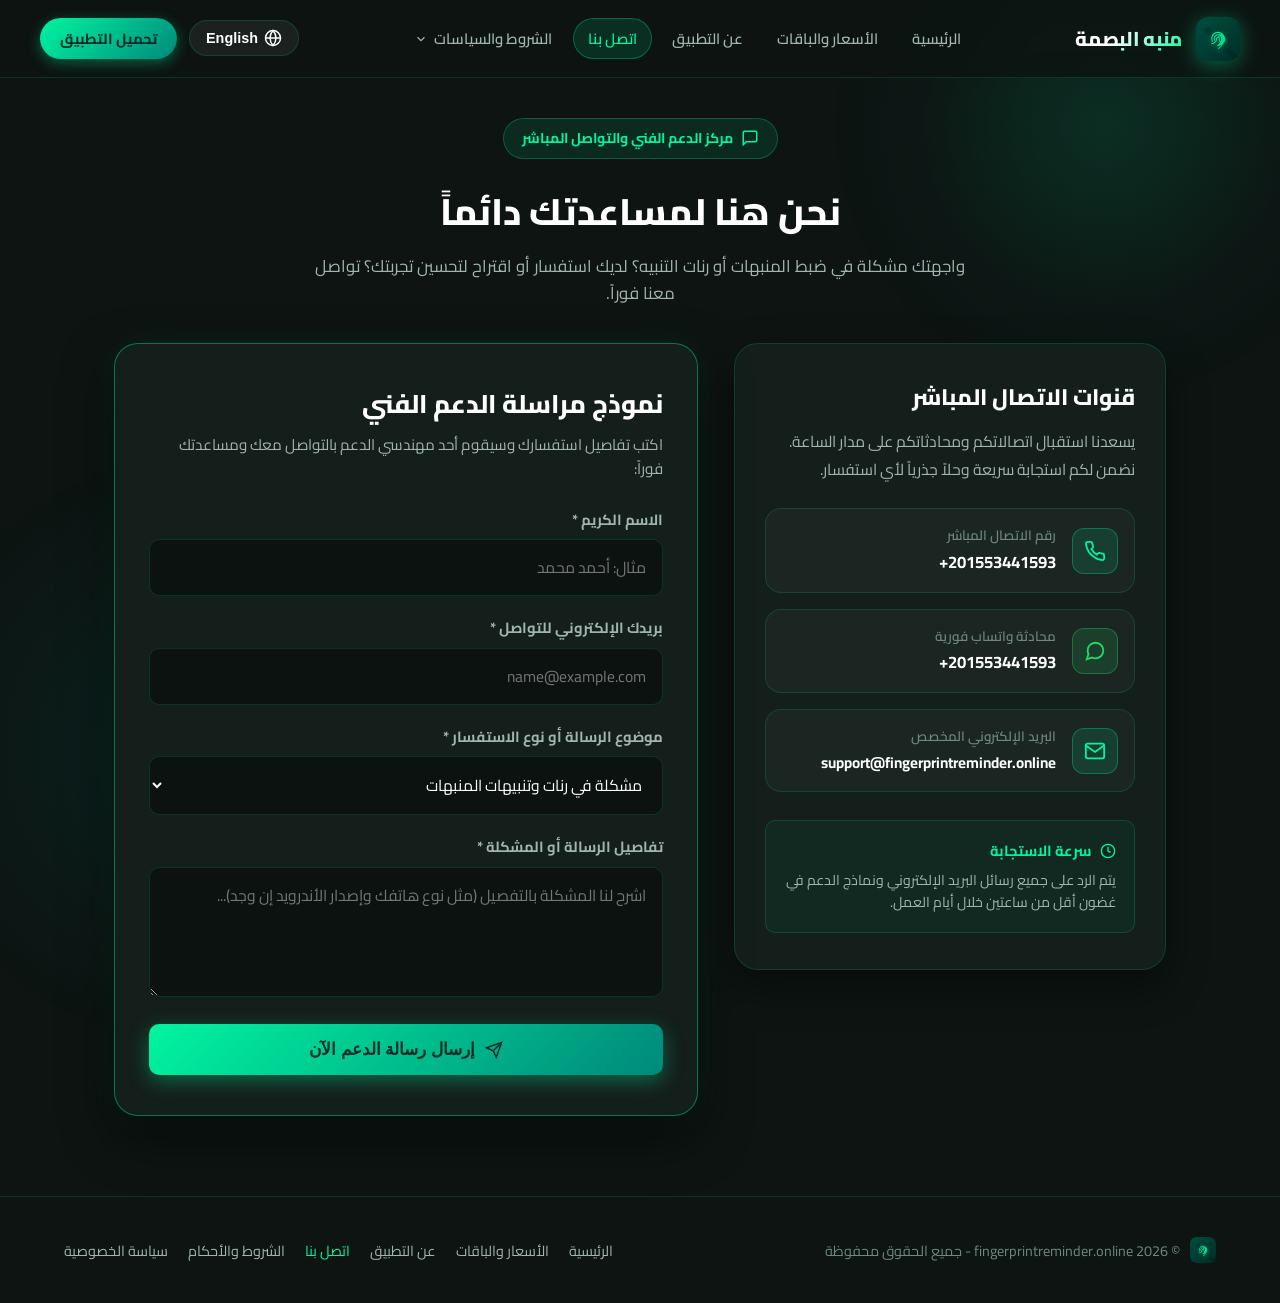
<file: contact.html>
<!DOCTYPE html>
<html lang="ar" dir="rtl">
<head>
  <meta charset="UTF-8">
  <meta name="viewport" content="width=device-width, initial-scale=1.0">
  <title>اتصل بنا | Contact Us - منبه البصمة الذكي</title>
  <meta name="description" content="تواصل مع فريق الدعم الفني لتطبيق منبه البصمة الذكي. أرسل استفسارك أو مشكلتك الفنية وسنقوم بالرد عليك في أسرع وقت.">
  
  <link rel="icon" type="image/svg+xml" href="logo.svg">
  <link rel="preconnect" href="https://fonts.googleapis.com">
  <link rel="preconnect" href="https://fonts.gstatic.com" crossorigin>
  <link href="https://fonts.googleapis.com/css2?family=Cairo:wght@400;600;700;800;900&family=Inter:wght@400;500;600;700;800&display=swap" rel="stylesheet">
  <link rel="stylesheet" href="styles.css">
</head>
<body>
  <!-- Atmospheric Glows -->
  <div class="bg-glow-1"></div>
  <div class="bg-glow-2"></div>

  <!-- Navbar -->
  <header class="navbar">
    <div class="nav-container">
      <a href="index.html" class="brand">
        <img src="logo.svg" alt="شعار منبه البصمة" class="brand-logo">
        <div class="brand-title" data-ar="منبه البصمة" data-en="Fingerprint Reminder">منبه البصمة</div>
      </a>

      <nav class="nav-links">
        <a href="index.html" class="nav-link" data-ar="الرئيسية" data-en="Home">الرئيسية</a>
        <a href="index.html#pricing" class="nav-link" data-ar="الأسعار والباقات" data-en="Plans & Pricing">الأسعار والباقات</a>
        <a href="about.html" class="nav-link" data-ar="عن التطبيق" data-en="About Us">عن التطبيق</a>
        <a href="contact.html" class="nav-link active" data-ar="اتصل بنا" data-en="Contact Us">اتصل بنا</a>

        <!-- Dropdown Menu for Terms & Privacy -->
        <div class="nav-dropdown" id="legalDropdown">
          <button class="dropdown-toggle" type="button" aria-expanded="false" aria-haspopup="true">
            <span data-ar="الشروط والسياسات" data-en="Policies & Terms">الشروط والسياسات</span>
            <svg class="chevron-icon" viewBox="0 0 24 24" fill="none" stroke="currentColor" stroke-width="2">
              <polyline points="6 9 12 15 18 9"></polyline>
            </svg>
          </button>
          <div class="dropdown-menu" role="menu">
            <a href="terms.html" class="dropdown-item" role="menuitem">
              <svg viewBox="0 0 24 24" fill="none" stroke="currentColor" stroke-width="2">
                <path d="M14 2H6a2 2 0 0 0-2 2v16a2 2 0 0 0 2 2h12a2 2 0 0 0 2-2V8z"></path>
                <polyline points="14 2 14 8 20 8"></polyline>
                <line x1="16" y1="13" x2="8" y2="13"></line>
                <line x1="16" y1="17" x2="8" y2="17"></line>
                <polyline points="10 9 9 9 8 9"></polyline>
              </svg>
              <span data-ar="الشروط والأحكام" data-en="Terms and Conditions">الشروط والأحكام</span>
            </a>
            <a href="privacy.html" class="dropdown-item" role="menuitem">
              <svg viewBox="0 0 24 24" fill="none" stroke="currentColor" stroke-width="2">
                <path d="M12 22s8-4 8-10V5l-8-3-8 3v7c0 6 8 10 8 10z"></path>
              </svg>
              <span data-ar="سياسة الخصوصية" data-en="Privacy Policy">سياسة الخصوصية</span>
            </a>
          </div>
        </div>
      </nav>

      <div class="nav-actions">
        <button id="langToggleBtn" class="lang-btn" onclick="toggleLanguage()">
          <svg width="18" height="18" viewBox="0 0 24 24" fill="none" stroke="currentColor" stroke-width="2">
            <circle cx="12" cy="12" r="10"></circle>
            <line x1="2" y1="12" x2="22" y2="12"></line>
            <path d="M12 2a15.3 15.3 0 0 1 4 10 15.3 15.3 0 0 1-4 10 15.3 15.3 0 0 1-4-10 15.3 15.3 0 0 1 4-10z"></path>
          </svg>
          <span id="langLabel">English</span>
        </button>
        <a href="https://github.com/fingerprintreminderorg/fingerprint-app/releases/latest/download/fingerprint-reminder.apk" class="btn-nav-download" data-ar="تحميل التطبيق" data-en="Download App">تحميل التطبيق</a>
      </div>
    </div>
  </header>

  <!-- Contact Section -->
  <main class="contact-container">
    <div style="text-align: center; margin-bottom: 24px;">
      <div class="hero-badge">
        <svg width="18" height="18" viewBox="0 0 24 24" fill="none" stroke="currentColor" stroke-width="2">
          <path d="M21 15a2 2 0 0 1-2 2H7l-4 4V5a2 2 0 0 1 2-2h14a2 2 0 0 1 2 2z"></path>
        </svg>
        <span data-ar="مركز الدعم الفني والتواصل المباشر" data-en="Technical Support & Contact Center">مركز الدعم الفني والتواصل المباشر</span>
      </div>
      <h1 style="font-size: 2.3rem; font-weight: 800; margin-bottom: 12px; color: #fff;" data-ar="نحن هنا لمساعدتك دائماً" data-en="We Are Always Here to Help">نحن هنا لمساعدتك دائماً</h1>
      <p style="color: var(--text-muted); max-width: 650px; margin: 0 auto; font-size: 1.05rem;" data-ar="واجهتك مشكلة في ضبط المنبهات أو رنات التنبيه؟ لديك استفسار أو اقتراح لتحسين تجربتك؟ تواصل معنا فوراً." data-en="Facing an issue with alarm scheduling or ringtones? Have a question or suggestion? Reach out to our dedicated support team anytime.">واجهتك مشكلة في ضبط المنبهات أو رنات التنبيه؟ لديك استفسار أو اقتراح لتحسين تجربتك؟ تواصل معنا فوراً.</p>
    </div>

    <div class="contact-grid">
      <!-- Contact Info Card -->
      <div class="contact-info-card">
        <h3 data-ar="قنوات الاتصال المباشر" data-en="Direct Contact Channels">قنوات الاتصال المباشر</h3>
        <p data-ar="يسعدنا استقبال اتصالاتكم ومحادثاتكم على مدار الساعة. نضمن لكم استجابة سريعة وحلاً جذرياً لأي استفسار." data-en="We welcome your direct calls and messages around the clock. We guarantee a prompt response and effective support for all your inquiries.">
          يسعدنا استقبال اتصالاتكم ومحادثاتكم على مدار الساعة. نضمن لكم استجابة سريعة وحلاً جذرياً لأي استفسار.
        </p>

        <div class="contact-channel-list">
          <!-- Stated Phone Number -->
          <a href="tel:+201553441593" class="contact-channel-item" title="Call Us">
            <div class="channel-icon">
              <svg width="22" height="22" viewBox="0 0 24 24" fill="none" stroke="currentColor" stroke-width="2">
                <path d="M22 16.92v3a2 2 0 0 1-2.18 2 19.79 19.79 0 0 1-8.63-3.07 19.5 19.5 0 0 1-6-6 19.79 19.79 0 0 1-3.07-8.67A2 2 0 0 1 4.11 2h3a2 2 0 0 1 2 1.72 12.84 12.84 0 0 0 .7 2.81 2 2 0 0 1-.45 2.11L8.09 9.91a16 16 0 0 0 6 6l1.27-1.27a2 2 0 0 1 2.11-.45 12.84 12.84 0 0 0 2.81.7A2 2 0 0 1 22 16.92z"></path>
              </svg>
            </div>
            <div class="channel-text">
              <div class="channel-title" data-ar="رقم الاتصال المباشر" data-en="Phone Support">رقم الاتصال المباشر</div>
              <div class="channel-value">+201553441593</div>
            </div>
          </a>

          <!-- WhatsApp Direct -->
          <a href="https://wa.me/201553441593" target="_blank" rel="noopener noreferrer" class="contact-channel-item" title="Chat on WhatsApp">
            <div class="channel-icon" style="background: rgba(37, 211, 102, 0.15); color: #25D366; border-color: rgba(37, 211, 102, 0.35);">
              <svg width="22" height="22" viewBox="0 0 24 24" fill="none" stroke="currentColor" stroke-width="2">
                <path d="M21 11.5a8.38 8.38 0 0 1-.9 3.8 8.5 8.5 0 0 1-7.6 4.7 8.38 8.38 0 0 1-3.8-.9L3 21l1.9-5.7a8.38 8.38 0 0 1-.9-3.8 8.5 8.5 0 0 1 4.7-7.6 8.38 8.38 0 0 1 3.8-.9h.5a8.48 8.48 0 0 1 8 8v.5z"></path>
              </svg>
            </div>
            <div class="channel-text">
              <div class="channel-title" data-ar="محادثة واتساب فورية" data-en="WhatsApp Direct Chat">محادثة واتساب فورية</div>
              <div class="channel-value">+201553441593</div>
            </div>
          </a>

          <!-- Support Email -->
          <a href="mailto:support@fingerprintreminder.online" class="contact-channel-item" title="Send Email">
            <div class="channel-icon">
              <svg width="22" height="22" viewBox="0 0 24 24" fill="none" stroke="currentColor" stroke-width="2">
                <path d="M4 4h16c1.1 0 2 .9 2 2v12c0 1.1-.9 2-2 2H4c-1.1 0-2-.9-2-2V6c0-1.1.9-2 2-2z"></path>
                <polyline points="22,6 12,13 2,6"></polyline>
              </svg>
            </div>
            <div class="channel-text">
              <div class="channel-title" data-ar="البريد الإلكتروني المخصص" data-en="Support Email">البريد الإلكتروني المخصص</div>
              <div class="channel-value" style="font-size:0.95rem;">support@fingerprintreminder.online</div>
            </div>
          </a>
        </div>

        <div style="margin-top: 28px; padding: 18px; border-radius: var(--radius-sm); background: rgba(0, 245, 160, 0.05); border: 1px solid var(--border-subtle);">
          <div style="display:flex; align-items:center; gap:8px; color:var(--neon-accent); font-weight:700; margin-bottom:6px; font-size:0.92rem;">
            <svg width="16" height="16" viewBox="0 0 24 24" fill="none" stroke="currentColor" stroke-width="2">
              <circle cx="12" cy="12" r="10"></circle>
              <polyline points="12 6 12 12 16 14"></polyline>
            </svg>
            <span data-ar="سرعة الاستجابة" data-en="Response Time">سرعة الاستجابة</span>
          </div>
          <div style="font-size:0.88rem; color:var(--text-muted); line-height:1.6;" data-ar="يتم الرد على جميع رسائل البريد الإلكتروني ونماذج الدعم في غضون أقل من ساعتين خلال أيام العمل." data-en="All support inquiries and messages are typically answered within 2 hours on business days.">
            يتم الرد على جميع رسائل البريد الإلكتروني ونماذج الدعم في غضون أقل من ساعتين خلال أيام العمل.
          </div>
        </div>
      </div>

      <!-- Contact Form Card -->
      <div class="contact-form-card">
        <h2 data-ar="نموذج مراسلة الدعم الفني" data-en="Write Us a Message">نموذج مراسلة الدعم الفني</h2>
        <p class="form-desc" data-ar="اكتب تفاصيل استفسارك وسيقوم أحد مهندسي الدعم بالتواصل معك ومساعدتك فوراً:" data-en="Fill out the form below and one of our dedicated support engineers will contact you shortly:">
          اكتب تفاصيل استفسارك وسيقوم أحد مهندسي الدعم بالتواصل معك ومساعدتك فوراً:
        </p>

        <form id="contactForm" onsubmit="handleContactSubmit(event)">
          <div class="form-group">
            <label for="senderName" data-ar="الاسم الكريم *" data-en="Your Full Name *">الاسم الكريم *</label>
            <input type="text" id="senderName" required placeholder="مثال: أحمد محمد" data-ar-placeholder="مثال: أحمد محمد" data-en-placeholder="e.g. John Doe">
          </div>

          <div class="form-group">
            <label for="senderEmail" data-ar="بريدك الإلكتروني للتواصل *" data-en="Your Email Address *">بريدك الإلكتروني للتواصل *</label>
            <input type="email" id="senderEmail" required placeholder="name@example.com" data-ar-placeholder="name@example.com" data-en-placeholder="name@example.com">
          </div>

          <div class="form-group">
            <label for="supportTopic" data-ar="موضوع الرسالة أو نوع الاستفسار *" data-en="Inquiry Topic *">موضوع الرسالة أو نوع الاستفسار *</label>
            <select id="supportTopic" required>
              <option value="مشكلة في رنات وتنبيهات المنبهات" data-ar="مشكلة في رنات وتنبيهات المنبهات" data-en="Alarm Ringtones or Alerts Issue">مشكلة في رنات وتنبيهات المنبهات</option>
              <option value="استفسار عن تفعيل الحساب والاشتراك" data-ar="استفسار عن تفعيل الحساب والاشتراك" data-en="Account Activation & Subscription">استفسار عن تفعيل الحساب والاشتراك</option>
              <option value="اقتراح نظام وردية جديد أو ميزة" data-ar="اقتراح نظام وردية جديد أو ميزة" data-en="Suggest a New Shift System or Feature">اقتراح نظام وردية جديد أو ميزة</option>
              <option value="طلب دعم فني عام" data-ar="طلب دعم فني عام" data-en="General Technical Support">طلب دعم فني عام</option>
            </select>
          </div>

          <div class="form-group">
            <label for="senderMessage" data-ar="تفاصيل الرسالة أو المشكلة *" data-en="Detailed Message *">تفاصيل الرسالة أو المشكلة *</label>
            <textarea id="senderMessage" required placeholder="اشرح لنا المشكلة بالتفصيل (مثل نوع هاتفك وإصدار الأندرويد إن وجد)..." data-ar-placeholder="اشرح لنا المشكلة بالتفصيل (مثل نوع هاتفك وإصدار الأندرويد إن وجد)..." data-en-placeholder="Describe your issue or feedback in detail (e.g. your phone model and Android version)..."></textarea>
          </div>

          <button type="submit" id="submitBtn" class="btn-submit" style="display:flex; align-items:center; justify-content:center; gap:10px;">
            <svg width="18" height="18" viewBox="0 0 24 24" fill="none" stroke="currentColor" stroke-width="2">
              <line x1="22" y1="2" x2="11" y2="13"></line>
              <polygon points="22 2 15 22 11 13 2 9 22 2"></polygon>
            </svg>
            <span id="submitBtnText" data-ar="إرسال رسالة الدعم الآن" data-en="Send Support Message Now">إرسال رسالة الدعم الآن</span>
          </button>

          <div id="formStatus" class="status-msg"></div>
        </form>
      </div>
    </div>
  </main>

  <!-- Footer -->
  <footer class="footer">
    <div class="container footer-container">
      <div style="display:flex;align-items:center;gap:10px;">
        <img src="logo.svg" style="width:26px;height:26px;border-radius:6px;" alt="logo">
        <span>© 2026 fingerprintreminder.online - جميع الحقوق محفوظة</span>
      </div>
      <div class="footer-links">
        <a href="index.html" data-ar="الرئيسية" data-en="Home">الرئيسية</a>
        <a href="index.html#pricing" data-ar="الأسعار والباقات" data-en="Plans & Pricing">الأسعار والباقات</a>
        <a href="about.html" data-ar="عن التطبيق" data-en="About Us">عن التطبيق</a>
        <a href="contact.html" style="color:var(--neon-accent);" data-ar="اتصل بنا" data-en="Contact Us">اتصل بنا</a>
        <a href="terms.html" data-ar="الشروط والأحكام" data-en="Terms and Conditions">الشروط والأحكام</a>
        <a href="privacy.html" data-ar="سياسة الخصوصية" data-en="Privacy Policy">سياسة الخصوصية</a>
      </div>
    </div>
  </footer>

  <script>
    let currentLang = 'ar';

    function toggleLanguage() {
      currentLang = currentLang === 'ar' ? 'en' : 'ar';
      applyLanguage(currentLang);
    }

    function applyLanguage(lang) {
      const isArabic = lang === 'ar';
      document.documentElement.lang = isArabic ? 'ar' : 'en';
      document.documentElement.dir = isArabic ? 'rtl' : 'ltr';
      document.body.classList.toggle('ltr', !isArabic);

      document.getElementById('langLabel').textContent = isArabic ? 'English' : 'عربي';

      // Update texts
      document.querySelectorAll('[data-ar]').forEach(el => {
        const text = isArabic ? el.getAttribute('data-ar') : el.getAttribute('data-en');
        if (text) {
          if (text.includes('<')) {
            el.innerHTML = text;
          } else {
            el.textContent = text;
          }
        }
      });

      // Update placeholders
      document.querySelectorAll('[data-ar-placeholder]').forEach(el => {
        const ph = isArabic ? el.getAttribute('data-ar-placeholder') : el.getAttribute('data-en-placeholder');
        if (ph) el.placeholder = ph;
      });
    }

    // Dropdown hover & click management
    document.querySelectorAll('.nav-dropdown').forEach(dropdown => {
      let closeTimer = null;
      const toggleBtn = dropdown.querySelector('.dropdown-toggle');
      const menu = dropdown.querySelector('.dropdown-menu');

      const keepOpen = () => {
        if (closeTimer) {
          clearTimeout(closeTimer);
          closeTimer = null;
        }
        dropdown.classList.add('hovered');
      };

      const scheduleClose = () => {
        if (closeTimer) clearTimeout(closeTimer);
        closeTimer = setTimeout(() => {
          dropdown.classList.remove('hovered');
          if (!dropdown.dataset.clickedOpen) {
            dropdown.classList.remove('open');
          }
        }, 450);
      };

      dropdown.addEventListener('mouseenter', keepOpen);
      dropdown.addEventListener('mouseleave', scheduleClose);

      if (toggleBtn) {
        toggleBtn.addEventListener('mouseenter', keepOpen);
        toggleBtn.addEventListener('click', (e) => {
          e.stopPropagation();
          const willOpen = !dropdown.classList.contains('open');
          dropdown.classList.toggle('open', willOpen);
          if (willOpen) {
            dropdown.dataset.clickedOpen = 'true';
            dropdown.classList.add('hovered');
          } else {
            delete dropdown.dataset.clickedOpen;
            dropdown.classList.remove('hovered');
          }
        });
      }

      if (menu) {
        menu.addEventListener('mouseenter', keepOpen);
        menu.addEventListener('mouseleave', scheduleClose);

        menu.querySelectorAll('.dropdown-item').forEach(item => {
          item.addEventListener('mouseenter', keepOpen);
          item.addEventListener('click', () => {
            delete dropdown.dataset.clickedOpen;
            dropdown.classList.remove('open');
            dropdown.classList.remove('hovered');
          });
        });
      }
    });

    document.addEventListener('click', () => {
      document.querySelectorAll('.nav-dropdown').forEach(d => {
        delete d.dataset.clickedOpen;
        d.classList.remove('open');
        d.classList.remove('hovered');
      });
    });

    // Form submission handling
    function handleContactSubmit(e) {
      e.preventDefault();
      const name = document.getElementById('senderName').value.trim();
      const email = document.getElementById('senderEmail').value.trim();
      const topic = document.getElementById('supportTopic').value;
      const message = document.getElementById('senderMessage').value.trim();
      const statusDiv = document.getElementById('formStatus');
      const submitBtn = document.getElementById('submitBtn');

      if (!name || !email || !message) {
        statusDiv.className = 'status-msg error';
        statusDiv.textContent = currentLang === 'ar' ? 'يرجى ملء جميع الحقول المطلوبة.' : 'Please fill in all required fields.';
        statusDiv.style.display = 'block';
        return;
      }

      submitBtn.disabled = true;

      // Construct mailto link
      const emailRecipient = 'support@fingerprintreminder.online';
      const mailSubject = encodeURIComponent(`[دعم منبه البصمة] ${topic} - ${name}`);
      const mailBody = encodeURIComponent(
        `الاسم / Name: ${name}\nالبريد الإلكتروني / Email: ${email}\nالموضوع / Topic: ${topic}\n\nنص الرسالة / Message:\n${message}\n\n---\nSent via fingerprintreminder.online contact form`
      );
      const mailtoUrl = `mailto:${emailRecipient}?subject=${mailSubject}&body=${mailBody}`;

      // Open mail client
      window.location.href = mailtoUrl;

      // Display success confirmation message
      statusDiv.className = 'status-msg success';
      statusDiv.innerHTML = currentLang === 'ar'
        ? `<strong>تم فتح تطبيق البريد الخاص بك!</strong><br>إذا لم يفتح تلقائياً، يمكنك إرسال رسالتك مباشرة إلى: <a href="mailto:${emailRecipient}" style="color:#fff;text-decoration:underline;">${emailRecipient}</a>`
        : `<strong>Your email client is opening!</strong><br>If it didn't open automatically, send directly to: <a href="mailto:${emailRecipient}" style="color:#fff;text-decoration:underline;">${emailRecipient}</a>`;
      statusDiv.style.display = 'block';

      setTimeout(() => {
        submitBtn.disabled = false;
      }, 2000);
    }
  </script>
</body>
</html>
</file>
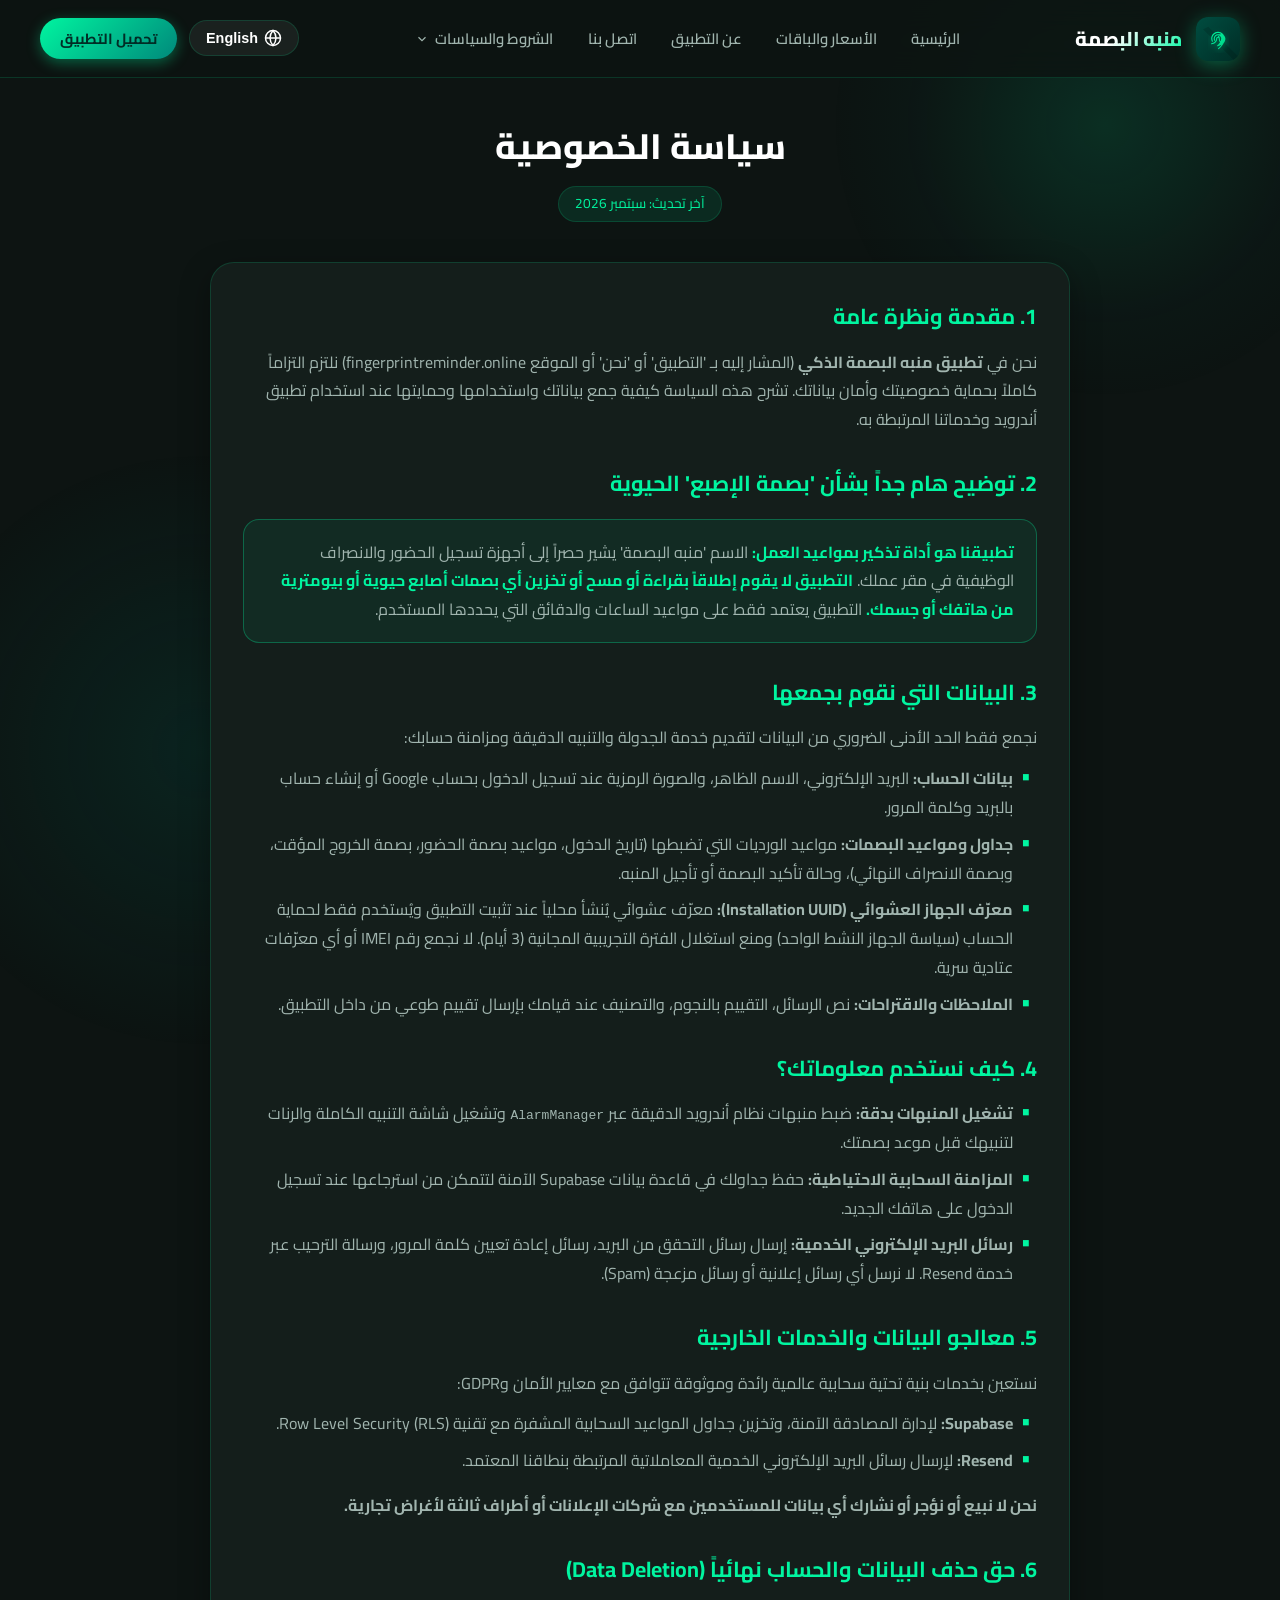
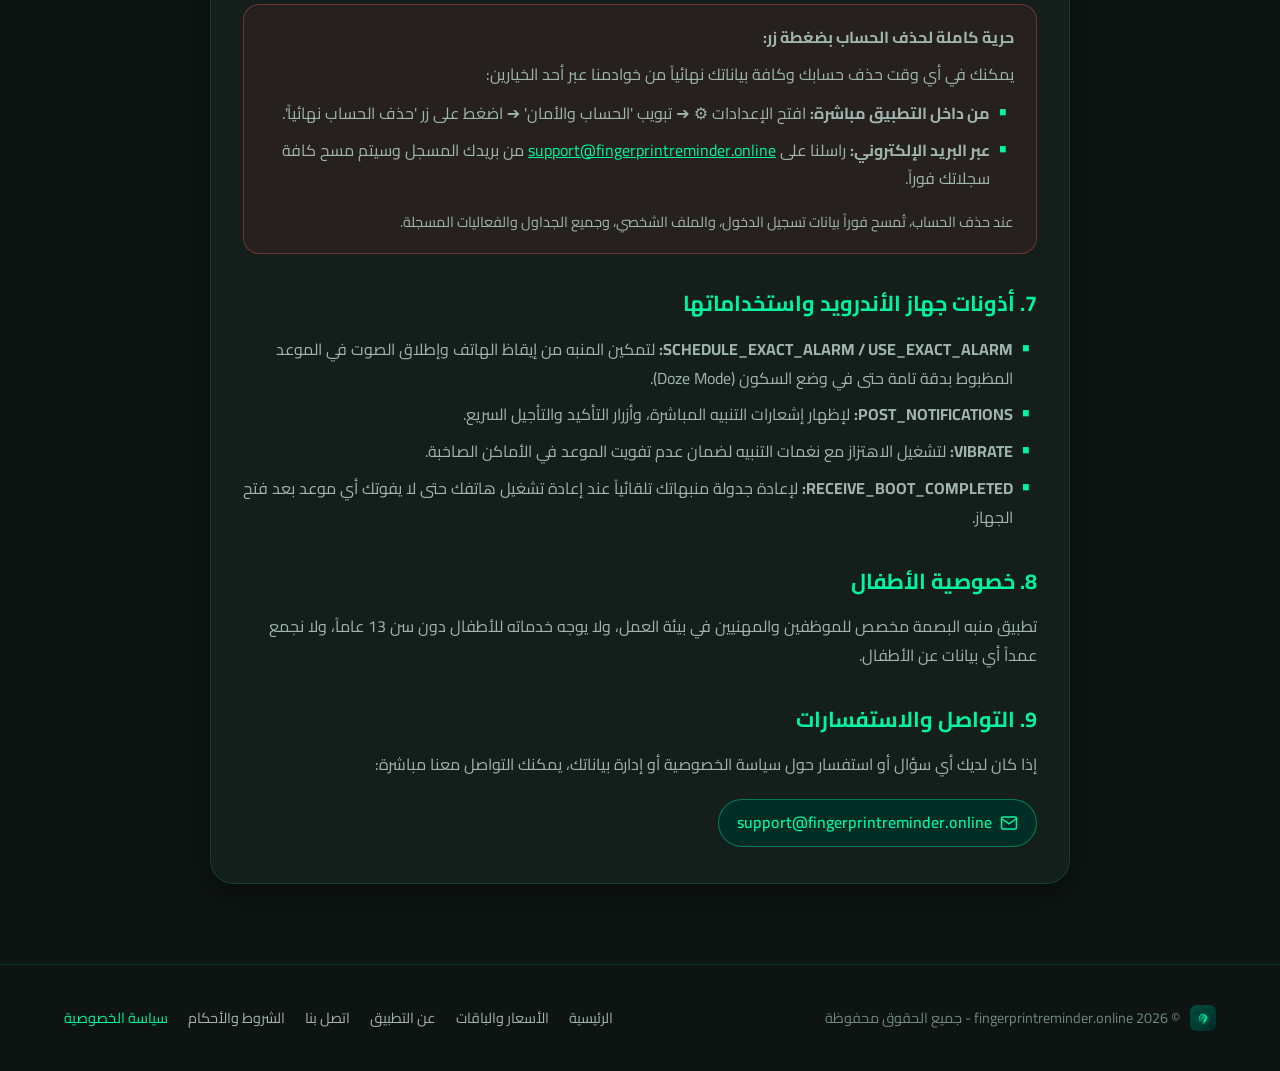
<file: privacy.html>
<!DOCTYPE html>
<html lang="ar" dir="rtl">
<head>
  <meta charset="UTF-8">
  <meta name="viewport" content="width=device-width, initial-scale=1.0">
  <title>سياسة الخصوصية | Privacy Policy - منبه البصمة الذكي</title>
  <meta name="description" content="سياسة الخصوصية الرسمية لتطبيق منبه البصمة الذكي (Fingerprint Reminder). حماية بيانات المستخدم، عدم جمع بصمات الأصابع الحيوية، وحرية حذف الحساب.">
  
  <link rel="icon" type="image/svg+xml" href="logo.svg">
  <link rel="preconnect" href="https://fonts.googleapis.com">
  <link rel="preconnect" href="https://fonts.gstatic.com" crossorigin>
  <link href="https://fonts.googleapis.com/css2?family=Cairo:wght@400;600;700;800;900&family=Inter:wght@400;500;600;700;800&display=swap" rel="stylesheet">
  <link rel="stylesheet" href="styles.css">
  <style>
    .legal-container {
      max-width: 900px;
      margin: 40px auto 80px;
      padding: 0 20px;
      position: relative;
      z-index: 1;
    }
    .legal-header {
      text-align: center;
      margin-bottom: 40px;
    }
    .legal-header h1 {
      font-size: 2.2rem;
      font-weight: 800;
      color: #fff;
      margin-bottom: 12px;
    }
    .legal-header .last-updated {
      display: inline-block;
      padding: 6px 16px;
      border-radius: 99px;
      background: rgba(0, 245, 160, 0.1);
      color: var(--neon-accent);
      font-size: 0.85rem;
      border: 1px solid var(--border-subtle);
    }
    .legal-card {
      background: var(--bg-card);
      border: 1px solid var(--border-subtle);
      border-radius: var(--radius-lg);
      padding: 36px 32px;
      margin-bottom: 28px;
      box-shadow: 0 10px 30px rgba(0, 0, 0, 0.35);
    }
    .legal-section {
      margin-bottom: 32px;
    }
    .legal-section:last-child {
      margin-bottom: 0;
    }
    .legal-section h2 {
      font-size: 1.35rem;
      font-weight: 700;
      color: var(--neon-accent);
      margin-bottom: 14px;
      display: flex;
      align-items: center;
      gap: 10px;
    }
    .legal-section p {
      color: var(--text-muted);
      font-size: 1rem;
      line-height: 1.8;
      margin-bottom: 12px;
    }
    .legal-section ul {
      list-style-type: none;
      padding: 0;
      margin: 12px 0 16px;
    }
    .legal-section li {
      position: relative;
      padding-inline-start: 24px;
      color: var(--text-muted);
      line-height: 1.8;
      margin-bottom: 8px;
    }
    .legal-section li::before {
      content: "•";
      position: absolute;
      inset-inline-start: 6px;
      color: var(--neon-accent);
      font-weight: bold;
      font-size: 1.4rem;
      line-height: 1;
      top: 0;
    }
    .callout-box {
      background: rgba(0, 245, 160, 0.06);
      border: 1px solid rgba(0, 245, 160, 0.3);
      border-radius: var(--radius-md);
      padding: 18px 22px;
      margin: 18px 0;
      color: #fff;
    }
    .callout-box strong {
      color: var(--neon-accent);
    }
    .danger-box {
      background: rgba(255, 82, 82, 0.08);
      border: 1px solid rgba(255, 82, 82, 0.35);
      border-radius: var(--radius-md);
      padding: 18px 22px;
      margin: 18px 0;
      color: #fff;
    }
    .contact-badge {
      display: inline-flex;
      align-items: center;
      gap: 8px;
      background: #002D26;
      border: 1px solid var(--border-strong);
      padding: 10px 18px;
      border-radius: 99px;
      color: var(--neon-accent);
      text-decoration: none;
      font-weight: 600;
      margin-top: 8px;
      transition: var(--transition);
    }
    .contact-badge:hover {
      background: var(--neon-accent);
      color: #002D26;
      box-shadow: 0 4px 14px var(--neon-glow);
    }
  </style>
</head>
<body>
  <div class="bg-glow-1"></div>
  <div class="bg-glow-2"></div>

  <!-- Navbar -->
  <header class="navbar">
    <div class="nav-container">
      <a href="index.html" class="brand">
        <img src="logo.svg" alt="شعار منبه البصمة" class="brand-logo">
        <div class="brand-title" data-ar="منبه البصمة" data-en="Fingerprint Reminder">منبه البصمة</div>
      </a>

      <nav class="nav-links">
        <a href="index.html" class="nav-link" data-ar="الرئيسية" data-en="Home">الرئيسية</a>
        <a href="index.html#pricing" class="nav-link" data-ar="الأسعار والباقات" data-en="Plans & Pricing">الأسعار والباقات</a>
        <a href="about.html" class="nav-link" data-ar="عن التطبيق" data-en="About Us">عن التطبيق</a>
        <a href="contact.html" class="nav-link" data-ar="اتصل بنا" data-en="Contact Us">اتصل بنا</a>

        <!-- Dropdown Menu for Terms & Privacy -->
        <div class="nav-dropdown" id="legalDropdown">
          <button class="dropdown-toggle" type="button" aria-expanded="false" aria-haspopup="true">
            <span data-ar="الشروط والسياسات" data-en="Policies & Terms">الشروط والسياسات</span>
            <svg class="chevron-icon" viewBox="0 0 24 24" fill="none" stroke="currentColor" stroke-width="2">
              <polyline points="6 9 12 15 18 9"></polyline>
            </svg>
          </button>
          <div class="dropdown-menu" role="menu">
            <a href="terms.html" class="dropdown-item" role="menuitem">
              <svg viewBox="0 0 24 24" fill="none" stroke="currentColor" stroke-width="2">
                <path d="M14 2H6a2 2 0 0 0-2 2v16a2 2 0 0 0 2 2h12a2 2 0 0 0 2-2V8z"></path>
                <polyline points="14 2 14 8 20 8"></polyline>
                <line x1="16" y1="13" x2="8" y2="13"></line>
                <line x1="16" y1="17" x2="8" y2="17"></line>
                <polyline points="10 9 9 9 8 9"></polyline>
              </svg>
              <span data-ar="الشروط والأحكام" data-en="Terms and Conditions">الشروط والأحكام</span>
            </a>
            <a href="privacy.html" class="dropdown-item active" role="menuitem">
              <svg viewBox="0 0 24 24" fill="none" stroke="currentColor" stroke-width="2">
                <path d="M12 22s8-4 8-10V5l-8-3-8 3v7c0 6 8 10 8 10z"></path>
              </svg>
              <span data-ar="سياسة الخصوصية" data-en="Privacy Policy">سياسة الخصوصية</span>
            </a>
          </div>
        </div>
      </nav>

      <div class="nav-actions">
        <button id="langToggleBtn" class="lang-btn" onclick="toggleLanguage()">
          <svg width="18" height="18" viewBox="0 0 24 24" fill="none" stroke="currentColor" stroke-width="2">
            <circle cx="12" cy="12" r="10"></circle>
            <line x1="2" y1="12" x2="22" y2="12"></line>
            <path d="M12 2a15.3 15.3 0 0 1 4 10 15.3 15.3 0 0 1-4 10 15.3 15.3 0 0 1-4-10 15.3 15.3 0 0 1 4-10z"></path>
          </svg>
          <span id="langLabel">English</span>
        </button>
        <a href="https://github.com/fingerprintreminderorg/fingerprint-app/releases/latest/download/fingerprint-reminder.apk" class="btn-nav-download" data-ar="تحميل التطبيق" data-en="Download App">تحميل التطبيق</a>
      </div>
    </div>
  </header>

  <main class="legal-container">
    <div class="legal-header">
      <h1 data-ar="سياسة الخصوصية" data-en="Privacy Policy">سياسة الخصوصية</h1>
      <div class="last-updated" data-ar="آخر تحديث: سبتمبر 2026" data-en="Last Updated: September 2026">آخر تحديث: سبتمبر 2026</div>
    </div>

    <div class="legal-card">
      <!-- Section 1 -->
      <section class="legal-section">
        <h2 data-ar="1. مقدمة ونظرة عامة" data-en="1. Introduction & Overview">1. مقدمة ونظرة عامة</h2>
        <p data-ar="نحن في <strong>تطبيق منبه البصمة الذكي</strong> (المشار إليه بـ 'التطبيق' أو 'نحن' أو الموقع fingerprintreminder.online) نلتزم التزاماً كاملاً بحماية خصوصيتك وأمان بياناتك. تشرح هذه السياسة كيفية جمع بياناتك واستخدامها وحمايتها عند استخدام تطبيق أندرويد وخدماتنا المرتبطة به." data-en="At <strong>Fingerprint Reminder</strong> ('the App', 'we', or fingerprintreminder.online), we are fully committed to protecting your privacy and securing your personal data. This policy explains how your information is collected, used, and safeguarded when using our Android app and related web services.">
          نحن في <strong>تطبيق منبه البصمة الذكي</strong> (المشار إليه بـ 'التطبيق' أو 'نحن' أو الموقع fingerprintreminder.online) نلتزم التزاماً كاملاً بحماية خصوصيتك وأمان بياناتك. تشرح هذه السياسة كيفية جمع بياناتك واستخدامها وحمايتها عند استخدام تطبيق أندرويد وخدماتنا المرتبطة به.
        </p>
      </section>

      <!-- Section 2: CRITICAL CLARIFICATION ABOUT BIOMETRIC FINGERPRINTS -->
      <section class="legal-section">
        <h2 data-ar="2. توضيح هام جداً بشأن 'بصمة الإصبع' الحيوية" data-en="2. Critical Clarification Regarding Biometric Fingerprints">2. توضيح هام جداً بشأن 'بصمة الإصبع' الحيوية</h2>
        <div class="callout-box">
          <p style="margin: 0;" data-ar="<strong>تطبيقنا هو أداة تذكير بمواعيد العمل:</strong> الاسم 'منبه البصمة' يشير حصراً إلى أجهزة تسجيل الحضور والانصراف الوظيفية في مقر عملك. <strong>التطبيق لا يقوم إطلاقاً بقراءة أو مسح أو تخزين أي بصمات أصابع حيوية أو بيومترية من هاتفك أو جسمك.</strong> التطبيق يعتمد فقط على مواعيد الساعات والدقائق التي يحددها المستخدم." data-en="<strong>Our app is a work shift schedule reminder tool:</strong> The name 'Fingerprint Reminder' exclusively refers to workplace biometric punch clocks used for employee attendance. <strong>The app NEVER accesses, reads, scans, or stores physical biological fingerprint data from your device or body.</strong> The app only processes time schedules (hours and minutes) configured by the user.">
            <strong>تطبيقنا هو أداة تذكير بمواعيد العمل:</strong> الاسم 'منبه البصمة' يشير حصراً إلى أجهزة تسجيل الحضور والانصراف الوظيفية في مقر عملك. <strong>التطبيق لا يقوم إطلاقاً بقراءة أو مسح أو تخزين أي بصمات أصابع حيوية أو بيومترية من هاتفك أو جسمك.</strong> التطبيق يعتمد فقط على مواعيد الساعات والدقائق التي يحددها المستخدم.
          </p>
        </div>
      </section>

      <!-- Section 3: Data We Collect -->
      <section class="legal-section">
        <h2 data-ar="3. البيانات التي نقوم بجمعها" data-en="3. Information We Collect">3. البيانات التي نقوم بجمعها</h2>
        <p data-ar="نجمع فقط الحد الأدنى الضروري من البيانات لتقديم خدمة الجدولة والتنبيه الدقيقة ومزامنة حسابك:" data-en="We collect only the strictly necessary information required to provide reliable scheduling, alarms, and account synchronization:">
          نجمع فقط الحد الأدنى الضروري من البيانات لتقديم خدمة الجدولة والتنبيه الدقيقة ومزامنة حسابك:
        </p>
        <ul>
          <li data-ar="<strong>بيانات الحساب:</strong> البريد الإلكتروني، الاسم الظاهر، والصورة الرمزية عند تسجيل الدخول بحساب Google أو إنشاء حساب بالبريد وكلمة المرور." data-en="<strong>Account Credentials:</strong> Email address, display name, and avatar picture when signing in with Google or creating an email/password account.">
            <strong>بيانات الحساب:</strong> البريد الإلكتروني، الاسم الظاهر، والصورة الرمزية عند تسجيل الدخول بحساب Google أو إنشاء حساب بالبريد وكلمة المرور.
          </li>
          <li data-ar="<strong>جداول ومواعيد البصمات:</strong> مواعيد الورديات التي تضبطها (تاريخ الدخول، مواعيد بصمة الحضور، بصمة الخروج المؤقت، وبصمة الانصراف النهائي)، وحالة تأكيد البصمة أو تأجيل المنبه." data-en="<strong>Schedules & Punch Times:</strong> Shift dates and punch times you configure (first entry, OUT/IN punches, final departure), punch completion confirmations, and snooze timestamps.">
            <strong>جداول ومواعيد البصمات:</strong> مواعيد الورديات التي تضبطها (تاريخ الدخول، مواعيد بصمة الحضور، بصمة الخروج المؤقت، وبصمة الانصراف النهائي)، وحالة تأكيد البصمة أو تأجيل المنبه.
          </li>
          <li data-ar="<strong>معرّف الجهاز العشوائي (Installation UUID):</strong> معرّف عشوائي يُنشأ محلياً عند تثبيت التطبيق ويُستخدم فقط لحماية الحساب (سياسة الجهاز النشط الواحد) ومنع استغلال الفترة التجريبية المجانية (3 أيام). لا نجمع رقم IMEI أو أي معرّفات عتادية سرية." data-en="<strong>Anonymous Installation UUID:</strong> A random UUID generated locally upon app install, used strictly to enforce the single active device security policy and prevent trial ledger abuse. We do NOT collect device IMEI or hardware serial numbers.">
            <strong>معرّف الجهاز العشوائي (Installation UUID):</strong> معرّف عشوائي يُنشأ محلياً عند تثبيت التطبيق ويُستخدم فقط لحماية الحساب (سياسة الجهاز النشط الواحد) ومنع استغلال الفترة التجريبية المجانية (3 أيام). لا نجمع رقم IMEI أو أي معرّفات عتادية سرية.
          </li>
          <li data-ar="<strong>الملاحظات والاقتراحات:</strong> نص الرسائل، التقييم بالنجوم، والتصنيف عند قيامك بإرسال تقييم طوعي من داخل التطبيق." data-en="<strong>User Feedback & Ratings:</strong> Message content, star ratings, and category whenever you voluntarily submit in-app feedback.">
            <strong>الملاحظات والاقتراحات:</strong> نص الرسائل، التقييم بالنجوم، والتصنيف عند قيامك بإرسال تقييم طوعي من داخل التطبيق.
          </li>
        </ul>
      </section>

      <!-- Section 4: How We Use Information -->
      <section class="legal-section">
        <h2 data-ar="4. كيف نستخدم معلوماتك؟" data-en="4. How We Use Your Information">4. كيف نستخدم معلوماتك؟</h2>
        <ul>
          <li data-ar="<strong>تشغيل المنبهات بدقة:</strong> ضبط منبهات نظام أندرويد الدقيقة عبر <code>AlarmManager</code> وتشغيل شاشة التنبيه الكاملة والرنات لتنبيهك قبل موعد بصمتك." data-en="<strong>Precision Alarm Scheduling:</strong> Registering exact alarms with Android's <code>AlarmManager</code> to fire ringtones and full-screen alerts before your punch deadline.">
            <strong>تشغيل المنبهات بدقة:</strong> ضبط منبهات نظام أندرويد الدقيقة عبر <code>AlarmManager</code> وتشغيل شاشة التنبيه الكاملة والرنات لتنبيهك قبل موعد بصمتك.
          </li>
          <li data-ar="<strong>المزامنة السحابية الاحتياطية:</strong> حفظ جداولك في قاعدة بيانات Supabase الآمنة لتتمكن من استرجاعها عند تسجيل الدخول على هاتفك الجديد." data-en="<strong>Secure Cloud Sync & Backup:</strong> Storing your shift schedules on secure Supabase infrastructure so you can restore them whenever reinstalling or logging in.">
            <strong>المزامنة السحابية الاحتياطية:</strong> حفظ جداولك في قاعدة بيانات Supabase الآمنة لتتمكن من استرجاعها عند تسجيل الدخول على هاتفك الجديد.
          </li>
          <li data-ar="<strong>رسائل البريد الإلكتروني الخدمية:</strong> إرسال رسائل التحقق من البريد، رسائل إعادة تعيين كلمة المرور، ورسالة الترحيب عبر خدمة Resend. لا نرسل أي رسائل إعلانية أو رسائل مزعجة (Spam)." data-en="<strong>Transactional Service Emails:</strong> Sending verification emails, password resets, and welcome confirmations via Resend. We do not send marketing spam.">
            <strong>رسائل البريد الإلكتروني الخدمية:</strong> إرسال رسائل التحقق من البريد، رسائل إعادة تعيين كلمة المرور، ورسالة الترحيب عبر خدمة Resend. لا نرسل أي رسائل إعلانية أو رسائل مزعجة (Spam).
          </li>
        </ul>
      </section>

      <!-- Section 5: Third-Party Services -->
      <section class="legal-section">
        <h2 data-ar="5. معالجو البيانات والخدمات الخارجية" data-en="5. Third-Party Service Providers">5. معالجو البيانات والخدمات الخارجية</h2>
        <p data-ar="نستعين بخدمات بنية تحتية سحابية عالمية رائدة وموثوقة تتوافق مع معايير الأمان وGDPR:" data-en="We rely on industry-leading cloud infrastructure providers compliant with modern security and GDPR standards:">
          نستعين بخدمات بنية تحتية سحابية عالمية رائدة وموثوقة تتوافق مع معايير الأمان وGDPR:
        </p>
        <ul>
          <li data-ar="<strong>Supabase:</strong> لإدارة المصادقة الآمنة، وتخزين جداول المواعيد السحابية المشفرة مع تقنية Row Level Security (RLS)." data-en="<strong>Supabase:</strong> For secure user authentication and encrypted PostgreSQL cloud storage utilizing Row Level Security (RLS).">
            <strong>Supabase:</strong> لإدارة المصادقة الآمنة، وتخزين جداول المواعيد السحابية المشفرة مع تقنية Row Level Security (RLS).
          </li>
          <li data-ar="<strong>Resend:</strong> لإرسال رسائل البريد الإلكتروني الخدمية المعاملاتية المرتبطة بنطاقنا المعتمد." data-en="<strong>Resend:</strong> For transactional email delivery under our verified custom domain.">
            <strong>Resend:</strong> لإرسال رسائل البريد الإلكتروني الخدمية المعاملاتية المرتبطة بنطاقنا المعتمد.
          </li>
        </ul>
        <p data-ar="<strong>نحن لا نبيع أو نؤجر أو نشارك أي بيانات للمستخدمين مع شركات الإعلانات أو أطراف ثالثة لأغراض تجارية.</strong>" data-en="<strong>We NEVER sell, rent, monetize, or trade your personal data with third-party advertisers or data brokers.</strong>">
          <strong>نحن لا نبيع أو نؤجر أو نشارك أي بيانات للمستخدمين مع شركات الإعلانات أو أطراف ثالثة لأغراض تجارية.</strong>
        </p>
      </section>

      <!-- Section 6: User Rights & Permanent Data Deletion -->
      <section class="legal-section">
        <h2 data-ar="6. حق حذف البيانات والحساب نهائياً (Data Deletion)" data-en="6. User Rights & Permanent Account Deletion">6. حق حذف البيانات والحساب نهائياً (Data Deletion)</h2>
        <div class="danger-box">
          <p style="margin-bottom: 8px;" data-ar="<strong>حرية كاملة لحذف الحساب بضغطة زر:</strong>" data-en="<strong>One-Click Permanent Account Deletion:</strong>">
            <strong>حرية كاملة لحذف الحساب بضغطة زر:</strong>
          </p>
          <p style="margin-bottom: 0;" data-ar="يمكنك في أي وقت حذف حسابك وكافة بياناتك نهائياً من خوادمنا عبر أحد الخيارين:" data-en="You have the right to permanently erase your account and all cloud data at any time via:">
            يمكنك في أي وقت حذف حسابك وكافة بياناتك نهائياً من خوادمنا عبر أحد الخيارين:
          </p>
          <ul style="margin-top: 10px;">
            <li data-ar="<strong>من داخل التطبيق مباشرة:</strong> افتح الإعدادات ⚙️ ➔ تبويب 'الحساب والأمان' ➔ اضغط على زر 'حذف الحساب نهائياً'." data-en="<strong>Directly In-App:</strong> Open Settings ⚙️ ➔ 'Account & Security' tab ➔ Tap 'Delete Account Permanently'.">
              <strong>من داخل التطبيق مباشرة:</strong> افتح الإعدادات ⚙️ ➔ تبويب 'الحساب والأمان' ➔ اضغط على زر 'حذف الحساب نهائياً'.
            </li>
            <li data-ar="<strong>عبر البريد الإلكتروني:</strong> راسلنا على <a href='mailto:support@fingerprintreminder.online' style='color:#00F5A0;'>support@fingerprintreminder.online</a> من بريدك المسجل وسيتم مسح كافة سجلاتك فوراً." data-en="<strong>Via Support Email:</strong> Send a request to <a href='mailto:support@fingerprintreminder.online' style='color:#00F5A0;'>support@fingerprintreminder.online</a> from your registered email, and all records will be deleted immediately.">
              <strong>عبر البريد الإلكتروني:</strong> راسلنا على <a href='mailto:support@fingerprintreminder.online' style='color:#00F5A0;'>support@fingerprintreminder.online</a> من بريدك المسجل وسيتم مسح كافة سجلاتك فوراً.
            </li>
          </ul>
          <p style="margin: 8px 0 0; font-size: 0.9rem;" data-ar="عند حذف الحساب، تُمسح فوراً بيانات تسجيل الدخول، والملف الشخصي، وجميع الجداول والفعاليات المسجلة." data-en="Upon account deletion, all authentication credentials, personal profile, and all saved schedules/events are erased permanently from production databases.">
            عند حذف الحساب، تُمسح فوراً بيانات تسجيل الدخول، والملف الشخصي، وجميع الجداول والفعاليات المسجلة.
          </p>
        </div>
      </section>

      <!-- Section 7: Permissions -->
      <section class="legal-section">
        <h2 data-ar="7. أذونات جهاز الأندرويد واستخداماتها" data-en="7. Android Device Permissions">7. أذونات جهاز الأندرويد واستخداماتها</h2>
        <ul>
          <li data-ar="<strong>SCHEDULE_EXACT_ALARM / USE_EXACT_ALARM:</strong> لتمكين المنبه من إيقاظ الهاتف وإطلاق الصوت في الموعد المظبوط بدقة تامة حتى في وضع السكون (Doze Mode)." data-en="<strong>SCHEDULE_EXACT_ALARM / USE_EXACT_ALARM:</strong> To allow exact wake-ups and ringtones at the precise minute, even in low-power Doze mode.">
            <strong>SCHEDULE_EXACT_ALARM / USE_EXACT_ALARM:</strong> لتمكين المنبه من إيقاظ الهاتف وإطلاق الصوت في الموعد المظبوط بدقة تامة حتى في وضع السكون (Doze Mode).
          </li>
          <li data-ar="<strong>POST_NOTIFICATIONS:</strong> لإظهار إشعارات التنبيه المباشرة، وأزرار التأكيد والتأجيل السريع." data-en="<strong>POST_NOTIFICATIONS:</strong> To post heads-up alerts with quick snooze and punch-completion actions.">
            <strong>POST_NOTIFICATIONS:</strong> لإظهار إشعارات التنبيه المباشرة، وأزرار التأكيد والتأجيل السريع.
          </li>
          <li data-ar="<strong>VIBRATE:</strong> لتشغيل الاهتزاز مع نغمات التنبيه لضمان عدم تفويت الموعد في الأماكن الصاخبة." data-en="<strong>VIBRATE:</strong> To trigger vibration alongside alarm tones in noisy environments.">
            <strong>VIBRATE:</strong> لتشغيل الاهتزاز مع نغمات التنبيه لضمان عدم تفويت الموعد في الأماكن الصاخبة.
          </li>
          <li data-ar="<strong>RECEIVE_BOOT_COMPLETED:</strong> لإعادة جدولة منبهاتك تلقائياً عند إعادة تشغيل هاتفك حتى لا يفوتك أي موعد بعد فتح الجهاز." data-en="<strong>RECEIVE_BOOT_COMPLETED:</strong> To automatically restore and reschedule your alarms whenever your phone restarts.">
            <strong>RECEIVE_BOOT_COMPLETED:</strong> لإعادة جدولة منبهاتك تلقائياً عند إعادة تشغيل هاتفك حتى لا يفوتك أي موعد بعد فتح الجهاز.
          </li>
        </ul>
      </section>

      <!-- Section 8: Children's Privacy -->
      <section class="legal-section">
        <h2 data-ar="8. خصوصية الأطفال" data-en="8. Children's Privacy">8. خصوصية الأطفال</h2>
        <p data-ar="تطبيق منبه البصمة مخصص للموظفين والمهنيين في بيئة العمل، ولا يوجه خدماته للأطفال دون سن 13 عاماً، ولا نجمع عمداً أي بيانات عن الأطفال." data-en="Fingerprint Reminder is designed for working professionals and does not target children under the age of 13. We do not knowingly collect personal information from children.">
          تطبيق منبه البصمة مخصص للموظفين والمهنيين في بيئة العمل، ولا يوجه خدماته للأطفال دون سن 13 عاماً، ولا نجمع عمداً أي بيانات عن الأطفال.
        </p>
      </section>

      <!-- Section 9: Contact -->
      <section class="legal-section">
        <h2 data-ar="9. التواصل والاستفسارات" data-en="9. Contact & Inquiries">9. التواصل والاستفسارات</h2>
        <p data-ar="إذا كان لديك أي سؤال أو استفسار حول سياسة الخصوصية أو إدارة بياناتك، يمكنك التواصل معنا مباشرة:" data-en="If you have any questions, inquiries, or requests regarding this Privacy Policy or your data, reach out directly:">
          إذا كان لديك أي سؤال أو استفسار حول سياسة الخصوصية أو إدارة بياناتك، يمكنك التواصل معنا مباشرة:
        </p>
        <a href="mailto:support@fingerprintreminder.online" class="contact-badge">
          <svg width="18" height="18" viewBox="0 0 24 24" fill="none" stroke="currentColor" stroke-width="2">
            <path d="M4 4h16c1.1 0 2 .9 2 2v12c0 1.1-.9 2-2 2H4c-1.1 0-2-.9-2-2V6c0-1.1.9-2 2-2z"></path>
            <polyline points="22,6 12,13 2,6"></polyline>
          </svg>
          <span>support@fingerprintreminder.online</span>
        </a>
      </section>
    </div>
  </main>

  <!-- Footer -->
  <footer class="footer">
    <div class="container footer-container">
      <div style="display:flex;align-items:center;gap:10px;">
        <img src="logo.svg" style="width:26px;height:26px;border-radius:6px;" alt="logo">
        <span>© 2026 fingerprintreminder.online - جميع الحقوق محفوظة</span>
      </div>
      <div class="footer-links">
        <a href="index.html" data-ar="الرئيسية" data-en="Home">الرئيسية</a>
        <a href="index.html#pricing" data-ar="الأسعار والباقات" data-en="Plans & Pricing">الأسعار والباقات</a>
        <a href="about.html" data-ar="عن التطبيق" data-en="About Us">عن التطبيق</a>
        <a href="contact.html" data-ar="اتصل بنا" data-en="Contact Us">اتصل بنا</a>
        <a href="terms.html" data-ar="الشروط والأحكام" data-en="Terms and Conditions">الشروط والأحكام</a>
        <a href="privacy.html" style="color:var(--neon-accent);" data-ar="سياسة الخصوصية" data-en="Privacy Policy">سياسة الخصوصية</a>
      </div>
    </div>
  </footer>

  <script>
    let currentLang = 'ar';

    function toggleLanguage() {
      currentLang = currentLang === 'ar' ? 'en' : 'ar';
      applyLanguage(currentLang);
    }

    function applyLanguage(lang) {
      const isArabic = lang === 'ar';
      document.documentElement.lang = isArabic ? 'ar' : 'en';
      document.documentElement.dir = isArabic ? 'rtl' : 'ltr';
      document.body.classList.toggle('ltr', !isArabic);

      document.getElementById('langLabel').textContent = isArabic ? 'English' : 'عربي';

      document.querySelectorAll('[data-ar]').forEach(el => {
        const text = isArabic ? el.getAttribute('data-ar') : el.getAttribute('data-en');
        if (text) {
          if (text.includes('<') && text.includes('>')) {
            el.innerHTML = text;
          } else {
            el.textContent = text;
          }
        }
      });
    }

    // Dropdown hover & click management
    document.querySelectorAll('.nav-dropdown').forEach(dropdown => {
      let closeTimer = null;
      const toggleBtn = dropdown.querySelector('.dropdown-toggle');
      const menu = dropdown.querySelector('.dropdown-menu');

      const keepOpen = () => {
        if (closeTimer) {
          clearTimeout(closeTimer);
          closeTimer = null;
        }
        dropdown.classList.add('hovered');
      };

      const scheduleClose = () => {
        if (closeTimer) clearTimeout(closeTimer);
        closeTimer = setTimeout(() => {
          dropdown.classList.remove('hovered');
          if (!dropdown.dataset.clickedOpen) {
            dropdown.classList.remove('open');
          }
        }, 450);
      };

      dropdown.addEventListener('mouseenter', keepOpen);
      dropdown.addEventListener('mouseleave', scheduleClose);

      if (toggleBtn) {
        toggleBtn.addEventListener('mouseenter', keepOpen);
        toggleBtn.addEventListener('click', (e) => {
          e.stopPropagation();
          const willOpen = !dropdown.classList.contains('open');
          dropdown.classList.toggle('open', willOpen);
          if (willOpen) {
            dropdown.dataset.clickedOpen = 'true';
            dropdown.classList.add('hovered');
          } else {
            delete dropdown.dataset.clickedOpen;
            dropdown.classList.remove('hovered');
          }
        });
      }

      if (menu) {
        menu.addEventListener('mouseenter', keepOpen);
        menu.addEventListener('mouseleave', scheduleClose);

        menu.querySelectorAll('.dropdown-item').forEach(item => {
          item.addEventListener('mouseenter', keepOpen);
          item.addEventListener('click', () => {
            delete dropdown.dataset.clickedOpen;
            dropdown.classList.remove('open');
            dropdown.classList.remove('hovered');
          });
        });
      }
    });

    document.addEventListener('click', () => {
      document.querySelectorAll('.nav-dropdown').forEach(d => {
        delete d.dataset.clickedOpen;
        d.classList.remove('open');
        d.classList.remove('hovered');
      });
    });
  </script>
</body>
</html>
</file>
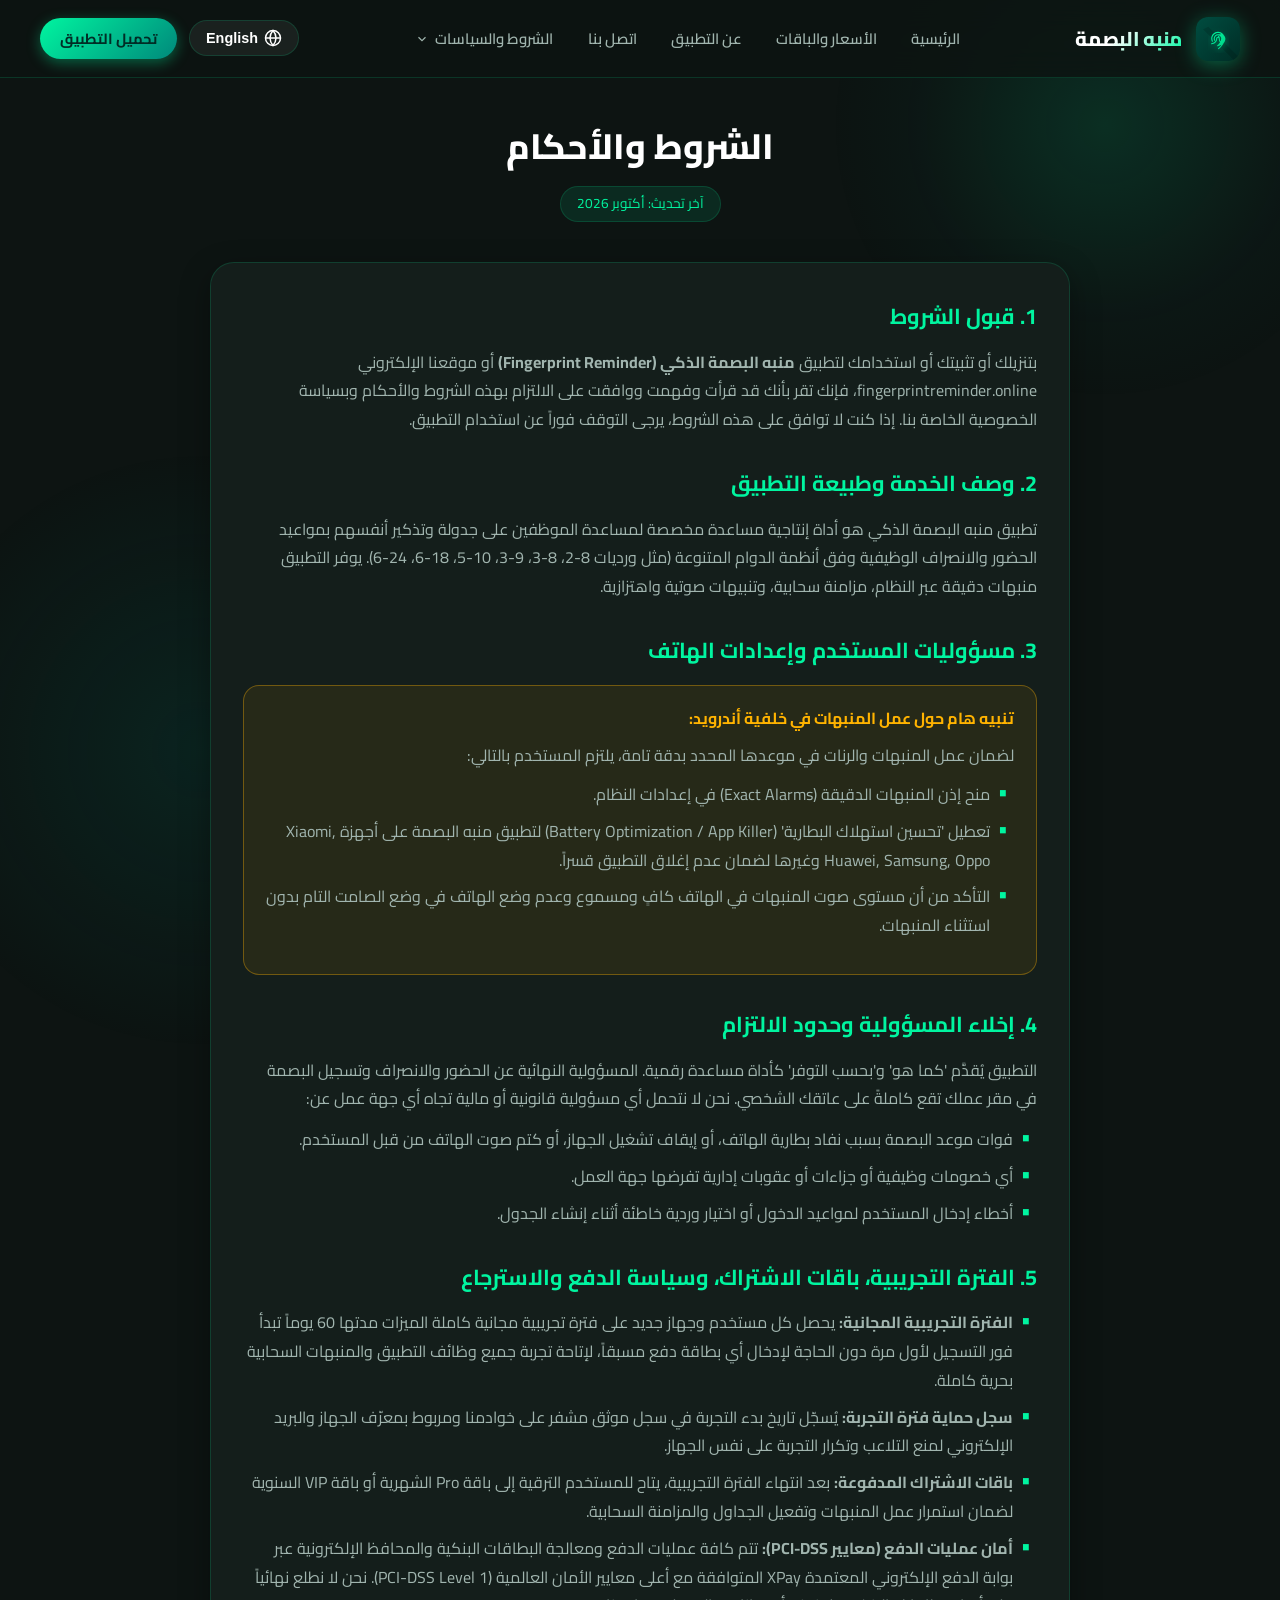
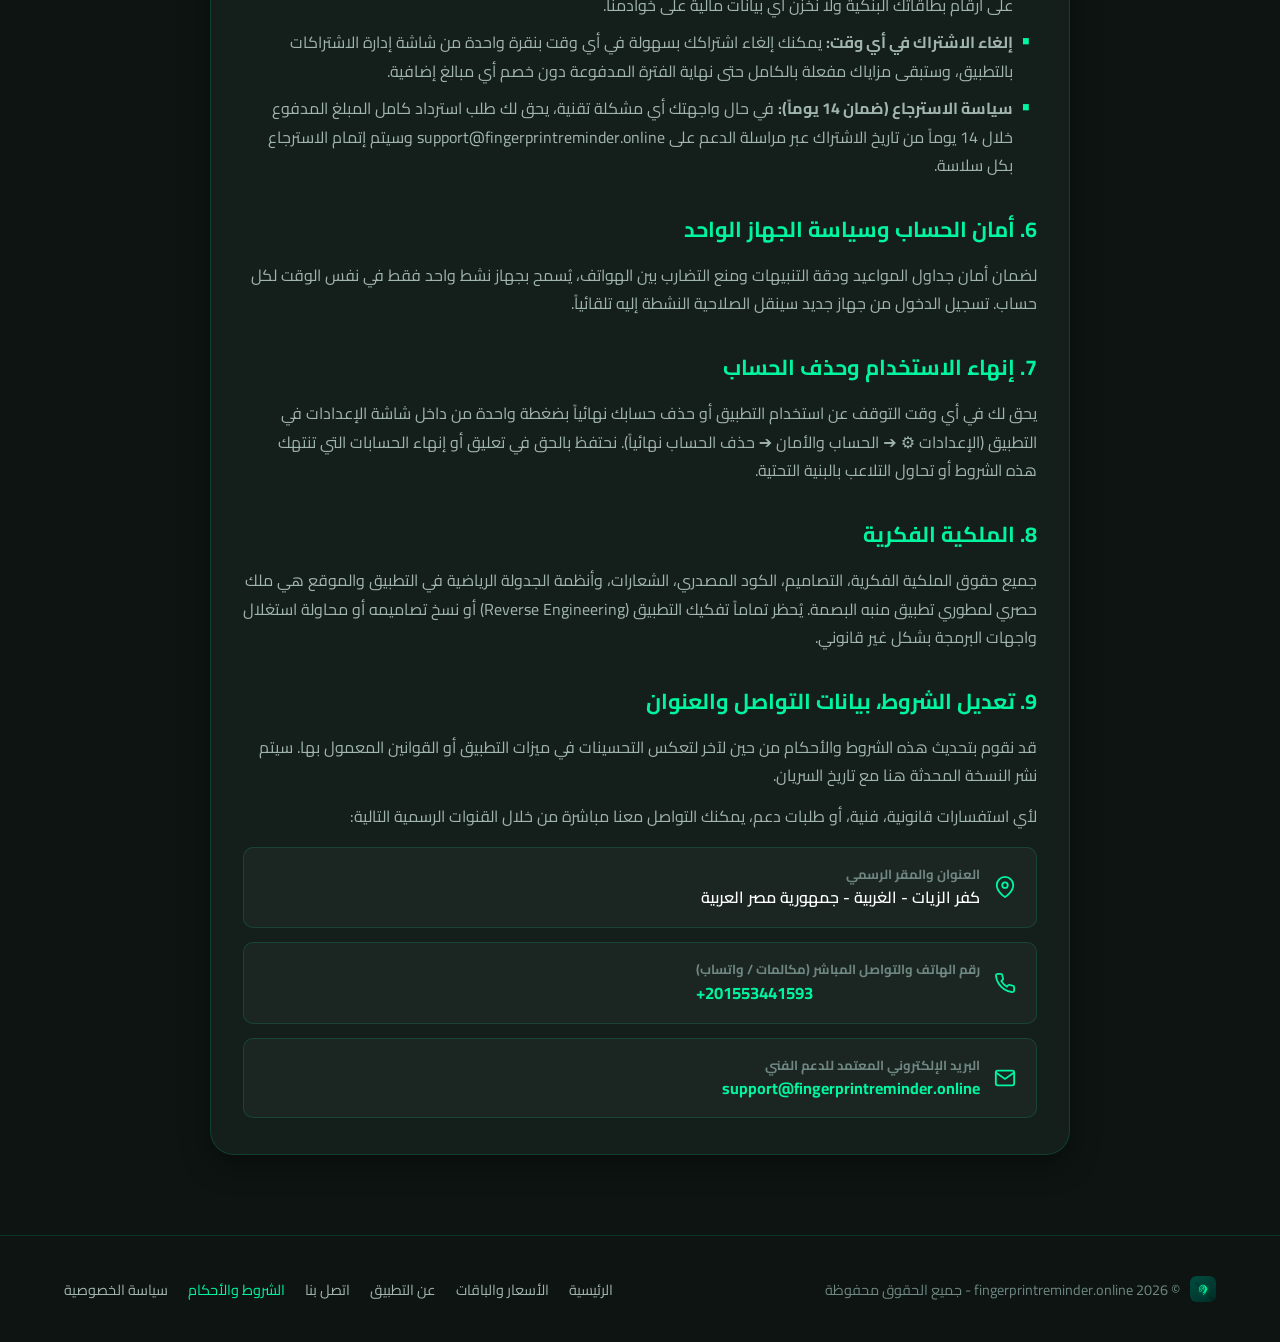
<file: terms.html>
<!DOCTYPE html>
<html lang="ar" dir="rtl">
<head>
  <meta charset="UTF-8">
  <meta name="viewport" content="width=device-width, initial-scale=1.0">
  <title>الشروط والأحكام | Terms and Conditions - منبه البصمة الذكي</title>
  <meta name="description" content="الشروط والأحكام الرسمية لاستخدام تطبيق منبه البصمة الذكي (Fingerprint Reminder). حقوق المستخدم، الالتزامات، إخلاء المسؤولية، وبيانات الاتصال.">
  
  <link rel="icon" type="image/svg+xml" href="logo.svg">
  <link rel="preconnect" href="https://fonts.googleapis.com">
  <link rel="preconnect" href="https://fonts.gstatic.com" crossorigin>
  <link href="https://fonts.googleapis.com/css2?family=Cairo:wght@400;600;700;800;900&family=Inter:wght@400;500;600;700;800&display=swap" rel="stylesheet">
  <link rel="stylesheet" href="styles.css">
  <style>
    .legal-container {
      max-width: 900px;
      margin: 40px auto 80px;
      padding: 0 20px;
      position: relative;
      z-index: 1;
    }
    .legal-header {
      text-align: center;
      margin-bottom: 40px;
    }
    .legal-header h1 {
      font-size: 2.2rem;
      font-weight: 800;
      color: #fff;
      margin-bottom: 12px;
    }
    .legal-header .last-updated {
      display: inline-block;
      padding: 6px 16px;
      border-radius: 99px;
      background: rgba(0, 245, 160, 0.1);
      color: var(--neon-accent);
      font-size: 0.85rem;
      border: 1px solid var(--border-subtle);
    }
    .legal-card {
      background: var(--bg-card);
      border: 1px solid var(--border-subtle);
      border-radius: var(--radius-lg);
      padding: 36px 32px;
      margin-bottom: 28px;
      box-shadow: 0 10px 30px rgba(0, 0, 0, 0.35);
    }
    .legal-section {
      margin-bottom: 32px;
    }
    .legal-section:last-child {
      margin-bottom: 0;
    }
    .legal-section h2 {
      font-size: 1.35rem;
      font-weight: 700;
      color: var(--neon-accent);
      margin-bottom: 14px;
      display: flex;
      align-items: center;
      gap: 10px;
    }
    .legal-section p {
      color: var(--text-muted);
      font-size: 1rem;
      line-height: 1.8;
      margin-bottom: 12px;
    }
    .legal-section ul {
      list-style-type: none;
      padding: 0;
      margin: 12px 0 16px;
    }
    .legal-section li {
      position: relative;
      padding-inline-start: 24px;
      color: var(--text-muted);
      line-height: 1.8;
      margin-bottom: 8px;
    }
    .legal-section li::before {
      content: "•";
      position: absolute;
      inset-inline-start: 6px;
      color: var(--neon-accent);
      font-weight: bold;
      font-size: 1.4rem;
      line-height: 1;
      top: 0;
    }
    .callout-box {
      background: rgba(0, 245, 160, 0.06);
      border: 1px solid rgba(0, 245, 160, 0.3);
      border-radius: var(--radius-md);
      padding: 18px 22px;
      margin: 18px 0;
      color: #fff;
    }
    .callout-box strong {
      color: var(--neon-accent);
    }
    .warning-box {
      background: rgba(255, 179, 0, 0.08);
      border: 1px solid rgba(255, 179, 0, 0.35);
      border-radius: var(--radius-md);
      padding: 18px 22px;
      margin: 18px 0;
      color: #fff;
    }
    .warning-box strong {
      color: var(--warning);
    }
    .contact-badge {
      display: inline-flex;
      align-items: center;
      gap: 8px;
      background: #002D26;
      border: 1px solid var(--border-strong);
      padding: 10px 18px;
      border-radius: 99px;
      color: var(--neon-accent);
      text-decoration: none;
      font-weight: 600;
      margin-top: 8px;
      transition: var(--transition);
    }
    .contact-badge:hover {
      background: var(--neon-accent);
      color: #002D26;
      box-shadow: 0 4px 14px var(--neon-glow);
    }
  </style>
</head>
<body>
  <div class="bg-glow-1"></div>
  <div class="bg-glow-2"></div>

  <!-- Navbar -->
  <header class="navbar">
    <div class="nav-container">
      <a href="index.html" class="brand">
        <img src="logo.svg" alt="شعار منبه البصمة" class="brand-logo">
        <div class="brand-title" data-ar="منبه البصمة" data-en="Fingerprint Reminder">منبه البصمة</div>
      </a>

      <nav class="nav-links">
        <a href="index.html" class="nav-link" data-ar="الرئيسية" data-en="Home">الرئيسية</a>
        <a href="index.html#pricing" class="nav-link" data-ar="الأسعار والباقات" data-en="Plans & Pricing">الأسعار والباقات</a>
        <a href="about.html" class="nav-link" data-ar="عن التطبيق" data-en="About Us">عن التطبيق</a>
        <a href="contact.html" class="nav-link" data-ar="اتصل بنا" data-en="Contact Us">اتصل بنا</a>

        <!-- Dropdown Menu for Terms & Privacy -->
        <div class="nav-dropdown" id="legalDropdown">
          <button class="dropdown-toggle" type="button" aria-expanded="false" aria-haspopup="true">
            <span data-ar="الشروط والسياسات" data-en="Policies & Terms">الشروط والسياسات</span>
            <svg class="chevron-icon" viewBox="0 0 24 24" fill="none" stroke="currentColor" stroke-width="2">
              <polyline points="6 9 12 15 18 9"></polyline>
            </svg>
          </button>
          <div class="dropdown-menu" role="menu">
            <a href="terms.html" class="dropdown-item active" role="menuitem">
              <svg viewBox="0 0 24 24" fill="none" stroke="currentColor" stroke-width="2">
                <path d="M14 2H6a2 2 0 0 0-2 2v16a2 2 0 0 0 2 2h12a2 2 0 0 0 2-2V8z"></path>
                <polyline points="14 2 14 8 20 8"></polyline>
                <line x1="16" y1="13" x2="8" y2="13"></line>
                <line x1="16" y1="17" x2="8" y2="17"></line>
                <polyline points="10 9 9 9 8 9"></polyline>
              </svg>
              <span data-ar="الشروط والأحكام" data-en="Terms and Conditions">الشروط والأحكام</span>
            </a>
            <a href="privacy.html" class="dropdown-item" role="menuitem">
              <svg viewBox="0 0 24 24" fill="none" stroke="currentColor" stroke-width="2">
                <path d="M12 22s8-4 8-10V5l-8-3-8 3v7c0 6 8 10 8 10z"></path>
              </svg>
              <span data-ar="سياسة الخصوصية" data-en="Privacy Policy">سياسة الخصوصية</span>
            </a>
          </div>
        </div>
      </nav>

      <div class="nav-actions">
        <button id="langToggleBtn" class="lang-btn" onclick="toggleLanguage()">
          <svg width="18" height="18" viewBox="0 0 24 24" fill="none" stroke="currentColor" stroke-width="2">
            <circle cx="12" cy="12" r="10"></circle>
            <line x1="2" y1="12" x2="22" y2="12"></line>
            <path d="M12 2a15.3 15.3 0 0 1 4 10 15.3 15.3 0 0 1-4 10 15.3 15.3 0 0 1-4-10 15.3 15.3 0 0 1 4-10z"></path>
          </svg>
          <span id="langLabel">English</span>
        </button>
        <a href="https://github.com/fingerprintreminderorg/fingerprint-app/releases/latest/download/fingerprint-reminder.apk" class="btn-nav-download" data-ar="تحميل التطبيق" data-en="Download App">تحميل التطبيق</a>
      </div>
    </div>
  </header>

  <main class="legal-container">
    <div class="legal-header">
      <h1 data-ar="الشروط والأحكام" data-en="Terms and Conditions">الشروط والأحكام</h1>
      <div class="last-updated" data-ar="آخر تحديث: أكتوبر 2026" data-en="Last Updated: October 2026">آخر تحديث: أكتوبر 2026</div>
    </div>

    <div class="legal-card">
      <!-- Section 1: Acceptance -->
      <section class="legal-section">
        <h2 data-ar="1. قبول الشروط" data-en="1. Acceptance of Terms">1. قبول الشروط</h2>
        <p data-ar="بتنزيلك أو تثبيتك أو استخدامك لتطبيق <strong>منبه البصمة الذكي (Fingerprint Reminder)</strong> أو موقعنا الإلكتروني fingerprintreminder.online، فإنك تقر بأنك قد قرأت وفهمت ووافقت على الالتزام بهذه الشروط والأحكام وبسياسة الخصوصية الخاصة بنا. إذا كنت لا توافق على هذه الشروط، يرجى التوقف فوراً عن استخدام التطبيق." data-en="By downloading, installing, accessing, or using <strong>Fingerprint Reminder</strong> or our website fingerprintreminder.online, you acknowledge that you have read, understood, and agreed to be bound by these Terms of Service and our Privacy Policy. If you do not agree, please discontinue using the application immediately.">
          بتنزيلك أو تثبيتك أو استخدامك لتطبيق <strong>منبه البصمة الذكي (Fingerprint Reminder)</strong> أو موقعنا الإلكتروني fingerprintreminder.online، فإنك تقر بأنك قد قرأت وفهمت ووافقت على الالتزام بهذه الشروط والأحكام وبسياسة الخصوصية الخاصة بنا. إذا كنت لا توافق على هذه الشروط، يرجى التوقف فوراً عن استخدام التطبيق.
        </p>
      </section>

      <!-- Section 2: Description of Service -->
      <section class="legal-section">
        <h2 data-ar="2. وصف الخدمة وطبيعة التطبيق" data-en="2. Description of the Service">2. وصف الخدمة وطبيعة التطبيق</h2>
        <p data-ar="تطبيق منبه البصمة الذكي هو أداة إنتاجية مساعدة مخصصة لمساعدة الموظفين على جدولة وتذكير أنفسهم بمواعيد الحضور والانصراف الوظيفية وفق أنظمة الدوام المتنوعة (مثل ورديات 8-2، 8-3، 9-3، 10-5، 18-6، 24-6). يوفر التطبيق منبهات دقيقة عبر النظام، مزامنة سحابية، وتنبيهات صوتية واهتزازية." data-en="Fingerprint Reminder is a productivity utility designed to assist employees in scheduling and receiving timely alarm reminders for their workplace punch clock attendance and departure times across various work shifts (such as 8-2, 8-3, 9-3, 10-5, 18-6, 24-6). The app provides exact system alarms, cloud synchronization, audio ringtones, and vibration alerts.">
          تطبيق منبه البصمة الذكي هو أداة إنتاجية مساعدة مخصصة لمساعدة الموظفين على جدولة وتذكير أنفسهم بمواعيد الحضور والانصراف الوظيفية وفق أنظمة الدوام المتنوعة (مثل ورديات 8-2، 8-3، 9-3، 10-5، 18-6، 24-6). يوفر التطبيق منبهات دقيقة عبر النظام، مزامنة سحابية، وتنبيهات صوتية واهتزازية.
        </p>
      </section>

      <!-- Section 3: User Responsibilities & Device Settings -->
      <section class="legal-section">
        <h2 data-ar="3. مسؤوليات المستخدم وإعدادات الهاتف" data-en="3. User Responsibilities & Device Settings">3. مسؤوليات المستخدم وإعدادات الهاتف</h2>
        <div class="warning-box">
          <p style="margin-bottom: 8px;" data-ar="<strong>تنبيه هام حول عمل المنبهات في خلفية أندرويد:</strong>" data-en="<strong>Important Notice on Android Background Alarms:</strong>">
            <strong>تنبيه هام حول عمل المنبهات في خلفية أندرويد:</strong>
          </p>
          <p style="margin-bottom: 0;" data-ar="لضمان عمل المنبهات والرنات في موعدها المحدد بدقة تامة، يلتزم المستخدم بالتالي:" data-en="To guarantee that alarms and ringtones fire accurately at their scheduled times, the user agrees to:">
            لضمان عمل المنبهات والرنات في موعدها المحدد بدقة تامة، يلتزم المستخدم بالتالي:
          </p>
          <ul style="margin-top: 10px;">
            <li data-ar="منح إذن المنبهات الدقيقة (Exact Alarms) في إعدادات النظام." data-en="Grant Exact Alarms permission in Android system settings.">
              منح إذن المنبهات الدقيقة (Exact Alarms) في إعدادات النظام.
            </li>
            <li data-ar="تعطيل 'تحسين استهلاك البطارية' (Battery Optimization / App Killer) لتطبيق منبه البصمة على أجهزة Xiaomi, Huawei, Samsung, Oppo وغيرها لضمان عدم إغلاق التطبيق قسراً." data-en="Disable battery optimization restrictions for the app on OEM manufacturers (Xiaomi, Huawei, Samsung, Oppo, etc.) to prevent aggressive background killing.">
              تعطيل 'تحسين استهلاك البطارية' (Battery Optimization / App Killer) لتطبيق منبه البصمة على أجهزة Xiaomi, Huawei, Samsung, Oppo وغيرها لضمان عدم إغلاق التطبيق قسراً.
            </li>
            <li data-ar="التأكد من أن مستوى صوت المنبهات في الهاتف كافٍ ومسموع وعدم وضع الهاتف في وضع الصامت التام بدون استثناء المنبهات." data-en="Ensure that device alarm audio volume is adequately audible and not muted without alarm exceptions.">
              التأكد من أن مستوى صوت المنبهات في الهاتف كافٍ ومسموع وعدم وضع الهاتف في وضع الصامت التام بدون استثناء المنبهات.
            </li>
          </ul>
        </div>
      </section>

      <!-- Section 4: Limitation of Liability -->
      <section class="legal-section">
        <h2 data-ar="4. إخلاء المسؤولية وحدود الالتزام" data-en="4. Disclaimer of Warranties & Limitation of Liability">4. إخلاء المسؤولية وحدود الالتزام</h2>
        <p data-ar="التطبيق يُقدَّم 'كما هو' و'بحسب التوفر' كأداة مساعدة رقمية. المسؤولية النهائية عن الحضور والانصراف وتسجيل البصمة في مقر عملك تقع كاملةً على عاتقك الشخصي. نحن لا نتحمل أي مسؤولية قانونية أو مالية تجاه أي جهة عمل عن:" data-en="The application is provided on an 'AS IS' and 'AS AVAILABLE' basis as an auxiliary reminder tool. The ultimate responsibility for workplace punctuality and punch-clock registration remains solely with you. We are not liable for:">
          التطبيق يُقدَّم 'كما هو' و'بحسب التوفر' كأداة مساعدة رقمية. المسؤولية النهائية عن الحضور والانصراف وتسجيل البصمة في مقر عملك تقع كاملةً على عاتقك الشخصي. نحن لا نتحمل أي مسؤولية قانونية أو مالية تجاه أي جهة عمل عن:
        </p>
        <ul>
          <li data-ar="فوات موعد البصمة بسبب نفاد بطارية الهاتف، أو إيقاف تشغيل الجهاز، أو كتم صوت الهاتف من قبل المستخدم." data-en="Missed punch clocks due to drained battery, device shutdown, or device silenced by user.">
            فوات موعد البصمة بسبب نفاد بطارية الهاتف، أو إيقاف تشغيل الجهاز، أو كتم صوت الهاتف من قبل المستخدم.
          </li>
          <li data-ar="أي خصومات وظيفية أو جزاءات أو عقوبات إدارية تفرضها جهة العمل." data-en="Any employer payroll deductions, administrative penalties, or employment disciplinary actions.">
            أي خصومات وظيفية أو جزاءات أو عقوبات إدارية تفرضها جهة العمل.
          </li>
          <li data-ar="أخطاء إدخال المستخدم لمواعيد الدخول أو اختيار وردية خاطئة أثناء إنشاء الجدول." data-en="User configuration errors, such as entering incorrect shift times or picking the wrong shift model.">
            أخطاء إدخال المستخدم لمواعيد الدخول أو اختيار وردية خاطئة أثناء إنشاء الجدول.
          </li>
        </ul>
      </section>

      <!-- Section 5: Trial, Subscriptions, Billing & Refund Policy -->
      <section class="legal-section">
        <h2 data-ar="5. الفترة التجريبية، باقات الاشتراك، وسياسة الدفع والاسترجاع" data-en="5. Free Trial, Subscriptions, Billing & Refund Policy">5. الفترة التجريبية، باقات الاشتراك، وسياسة الدفع والاسترجاع</h2>
        <ul>
          <li data-ar="<strong>الفترة التجريبية المجانية:</strong> يحصل كل مستخدم وجهاز جديد على فترة تجريبية مجانية كاملة الميزات مدتها 60 يوماً تبدأ فور التسجيل لأول مرة دون الحاجة لإدخال أي بطاقة دفع مسبقاً، لإتاحة تجربة جميع وظائف التطبيق والمنبهات السحابية بحرية كاملة." data-en="<strong>Free Trial:</strong> Every new user and device receives a fully functional 60-day free trial upon initial registration, without requiring any payment method upfront, allowing full exploration of alarm scheduling and sync features.">
            <strong>الفترة التجريبية المجانية:</strong> يحصل كل مستخدم وجهاز جديد على فترة تجريبية مجانية كاملة الميزات مدتها 60 يوماً تبدأ فور التسجيل لأول مرة دون الحاجة لإدخال أي بطاقة دفع مسبقاً، لإتاحة تجربة جميع وظائف التطبيق والمنبهات السحابية بحرية كاملة.
          </li>
          <li data-ar="<strong>سجل حماية فترة التجربة:</strong> يُسجّل تاريخ بدء التجربة في سجل موثق مشفر على خوادمنا ومربوط بمعرّف الجهاز والبريد الإلكتروني لمنع التلاعب وتكرار التجربة على نفس الجهاز." data-en="<strong>Trial Integrity Ledger:</strong> Trial commencement dates are securely recorded in our server-side ledger linked to device installation identifier and user credentials to ensure fair usage.">
            <strong>سجل حماية فترة التجربة:</strong> يُسجّل تاريخ بدء التجربة في سجل موثق مشفر على خوادمنا ومربوط بمعرّف الجهاز والبريد الإلكتروني لمنع التلاعب وتكرار التجربة على نفس الجهاز.
          </li>
          <li data-ar="<strong>باقات الاشتراك المدفوعة:</strong> بعد انتهاء الفترة التجريبية، يتاح للمستخدم الترقية إلى باقة Pro الشهرية أو باقة VIP السنوية لضمان استمرار عمل المنبهات وتفعيل الجداول والمزامنة السحابية." data-en="<strong>Paid Subscription Plans:</strong> Following the trial period, users may choose between the Pro Monthly Plan or the VIP Annual Plan to maintain active alarm schedules and cloud backup.">
            <strong>باقات الاشتراك المدفوعة:</strong> بعد انتهاء الفترة التجريبية، يتاح للمستخدم الترقية إلى باقة Pro الشهرية أو باقة VIP السنوية لضمان استمرار عمل المنبهات وتفعيل الجداول والمزامنة السحابية.
          </li>
          <li data-ar="<strong>أمان عمليات الدفع (معايير PCI-DSS):</strong> تتم كافة عمليات الدفع ومعالجة البطاقات البنكية والمحافظ الإلكترونية عبر بوابة الدفع الإلكتروني المعتمدة XPay المتوافقة مع أعلى معايير الأمان العالمية (PCI-DSS Level 1). نحن لا نطلع نهائياً على أرقام بطاقاتك البنكية ولا نخزن أي بيانات مالية على خوادمنا." data-en="<strong>Payment Security (PCI-DSS Compliance):</strong> All transactions are processed securely through the certified XPay payment gateway adhering to PCI-DSS Level 1 security standards. We never access, capture, or store payment card details on our servers.">
            <strong>أمان عمليات الدفع (معايير PCI-DSS):</strong> تتم كافة عمليات الدفع ومعالجة البطاقات البنكية والمحافظ الإلكترونية عبر بوابة الدفع الإلكتروني المعتمدة XPay المتوافقة مع أعلى معايير الأمان العالمية (PCI-DSS Level 1). نحن لا نطلع نهائياً على أرقام بطاقاتك البنكية ولا نخزن أي بيانات مالية على خوادمنا.
          </li>
          <li data-ar="<strong>إلغاء الاشتراك في أي وقت:</strong> يمكنك إلغاء اشتراكك بسهولة في أي وقت بنقرة واحدة من شاشة إدارة الاشتراكات بالتطبيق، وستبقى مزاياك مفعلة بالكامل حتى نهاية الفترة المدفوعة دون خصم أي مبالغ إضافية." data-en="<strong>Anytime Cancellation:</strong> You may cancel your subscription at any time with a single tap from the in-app subscription settings. Your premium access remains active until the end of your billing cycle.">
            <strong>إلغاء الاشتراك في أي وقت:</strong> يمكنك إلغاء اشتراكك بسهولة في أي وقت بنقرة واحدة من شاشة إدارة الاشتراكات بالتطبيق، وستبقى مزاياك مفعلة بالكامل حتى نهاية الفترة المدفوعة دون خصم أي مبالغ إضافية.
          </li>
          <li data-ar="<strong>سياسة الاسترجاع (ضمان 14 يوماً):</strong> في حال واجهتك أي مشكلة تقنية، يحق لك طلب استرداد كامل المبلغ المدفوع خلال 14 يوماً من تاريخ الاشتراك عبر مراسلة الدعم على support@fingerprintreminder.online وسيتم إتمام الاسترجاع بكل سلاسة." data-en="<strong>14-Day Refund Guarantee:</strong> If you encounter technical difficulties, you are entitled to request a full refund within 14 days of purchase by contacting support@fingerprintreminder.online.">
            <strong>سياسة الاسترجاع (ضمان 14 يوماً):</strong> في حال واجهتك أي مشكلة تقنية، يحق لك طلب استرداد كامل المبلغ المدفوع خلال 14 يوماً من تاريخ الاشتراك عبر مراسلة الدعم على support@fingerprintreminder.online وسيتم إتمام الاسترجاع بكل سلاسة.
          </li>
        </ul>
      </section>

      <!-- Section 6: Single Device Policy -->
      <section class="legal-section">
        <h2 data-ar="6. أمان الحساب وسياسة الجهاز الواحد" data-en="6. Account Security & Single Device Policy">6. أمان الحساب وسياسة الجهاز الواحد</h2>
        <p data-ar="لضمان أمان جداول المواعيد ودقة التنبيهات ومنع التضارب بين الهواتف، يُسمح بجهاز نشط واحد فقط في نفس الوقت لكل حساب. تسجيل الدخول من جهاز جديد سينقل الصلاحية النشطة إليه تلقائياً." data-en="To ensure schedule integrity and prevent conflicting alarms across multiple phones, each account is permitted one active device session at a time. Signing in on a new device transfers the active session automatically.">
          لضمان أمان جداول المواعيد ودقة التنبيهات ومنع التضارب بين الهواتف، يُسمح بجهاز نشط واحد فقط في نفس الوقت لكل حساب. تسجيل الدخول من جهاز جديد سينقل الصلاحية النشطة إليه تلقائياً.
        </p>
      </section>

      <!-- Section 7: Termination & Account Deletion -->
      <section class="legal-section">
        <h2 data-ar="7. إنهاء الاستخدام وحذف الحساب" data-en="7. Termination & Account Deletion">7. إنهاء الاستخدام وحذف الحساب</h2>
        <p data-ar="يحق لك في أي وقت التوقف عن استخدام التطبيق أو حذف حسابك نهائياً بضغطة واحدة من داخل شاشة الإعدادات في التطبيق (الإعدادات ⚙️ ➔ الحساب والأمان ➔ حذف الحساب نهائياً). نحتفظ بالحق في تعليق أو إنهاء الحسابات التي تنتهك هذه الشروط أو تحاول التلاعب بالبنية التحتية." data-en="You may stop using the app at any time or permanently delete your account directly inside the app (Settings ⚙️ ➔ Account & Security ➔ Delete Account Permanently). We reserve the right to suspend or terminate accounts that breach these terms or abuse cloud infrastructure.">
          يحق لك في أي وقت التوقف عن استخدام التطبيق أو حذف حسابك نهائياً بضغطة واحدة من داخل شاشة الإعدادات في التطبيق (الإعدادات ⚙️ ➔ الحساب والأمان ➔ حذف الحساب نهائياً). نحتفظ بالحق في تعليق أو إنهاء الحسابات التي تنتهك هذه الشروط أو تحاول التلاعب بالبنية التحتية.
        </p>
      </section>

      <!-- Section 8: Intellectual Property -->
      <section class="legal-section">
        <h2 data-ar="8. الملكية الفكرية" data-en="8. Intellectual Property">8. الملكية الفكرية</h2>
        <p data-ar="جميع حقوق الملكية الفكرية، التصاميم، الكود المصدري، الشعارات، وأنظمة الجدولة الرياضية في التطبيق والموقع هي ملك حصري لمطوري تطبيق منبه البصمة. يُحظر تماماً تفكيك التطبيق (Reverse Engineering) أو نسخ تصاميمه أو محاولة استغلال واجهات البرمجة بشكل غير قانوني." data-en="All intellectual property rights, trademarks, UI designs, and schedule calculation engines in the app and website are the exclusive property of Fingerprint Reminder. Reverse engineering, decompiling, or unauthorized API exploitation is strictly prohibited.">
          جميع حقوق الملكية الفكرية، التصاميم، الكود المصدري، الشعارات، وأنظمة الجدولة الرياضية في التطبيق والموقع هي ملك حصري لمطوري تطبيق منبه البصمة. يُحظر تماماً تفكيك التطبيق (Reverse Engineering) أو نسخ تصاميمه أو محاولة استغلال واجهات البرمجة بشكل غير قانوني.
        </p>
      </section>

      <!-- Section 9: Governing Law & Updates & Contact Information -->
      <section class="legal-section">
        <h2 data-ar="9. تعديل الشروط، بيانات التواصل والعنوان" data-en="9. Updates & Contact Information">9. تعديل الشروط، بيانات التواصل والعنوان</h2>
        <p data-ar="قد نقوم بتحديث هذه الشروط والأحكام من حين لآخر لتعكس التحسينات في ميزات التطبيق أو القوانين المعمول بها. سيتم نشر النسخة المحدثة هنا مع تاريخ السريان." data-en="We may revise these Terms and Conditions periodically to reflect app enhancements or statutory updates. The updated terms will always be published on this page.">
          قد نقوم بتحديث هذه الشروط والأحكام من حين لآخر لتعكس التحسينات في ميزات التطبيق أو القوانين المعمول بها. سيتم نشر النسخة المحدثة هنا مع تاريخ السريان.
        </p>
        <p data-ar="لأي استفسارات قانونية، فنية، أو طلبات دعم، يمكنك التواصل معنا مباشرة من خلال القنوات الرسمية التالية:" data-en="For any legal inquiries, technical issues, or support requests, you can contact us directly through the following official channels:">
          لأي استفسارات قانونية، فنية، أو طلبات دعم، يمكنك التواصل معنا مباشرة من خلال القنوات الرسمية التالية:
        </p>

        <div style="display:flex; flex-direction:column; gap:14px; margin-top:16px;">
          <!-- Address -->
          <div style="display:flex; align-items:center; gap:14px; background:rgba(255,255,255,0.03); border:1px solid var(--border-subtle); padding:16px 20px; border-radius:var(--radius-sm); color:var(--text-main);">
            <svg width="22" height="22" viewBox="0 0 24 24" fill="none" stroke="currentColor" stroke-width="2" style="color:var(--neon-accent); flex-shrink:0;">
              <path d="M21 10c0 7-9 13-9 13s-9-6-9-13a9 9 0 0 1 18 0z"></path>
              <circle cx="12" cy="10" r="3"></circle>
            </svg>
            <div>
              <div style="font-size:0.82rem; color:var(--text-dim); font-weight:700;" data-ar="العنوان والمقر الرسمي" data-en="Official Business Address">العنوان والمقر الرسمي</div>
              <div style="font-size:1rem; font-weight:600; color:#fff;" data-ar="كفر الزيات - الغربية - جمهورية مصر العربية" data-en="Kafr El-Zayat - Gharbia - Arab Republic of Egypt">كفر الزيات - الغربية - جمهورية مصر العربية</div>
            </div>
          </div>

          <!-- Phone & WhatsApp -->
          <a href="tel:+201553441593" style="display:flex; align-items:center; gap:14px; background:rgba(255,255,255,0.03); border:1px solid var(--border-subtle); padding:16px 20px; border-radius:var(--radius-sm); color:var(--text-main); text-decoration:none; transition:var(--transition);" onmouseover="this.style.borderColor='var(--neon-accent)'" onmouseout="this.style.borderColor='var(--border-subtle)'">
            <svg width="22" height="22" viewBox="0 0 24 24" fill="none" stroke="currentColor" stroke-width="2" style="color:var(--neon-accent); flex-shrink:0;">
              <path d="M22 16.92v3a2 2 0 0 1-2.18 2 19.79 19.79 0 0 1-8.63-3.07 19.5 19.5 0 0 1-6-6 19.79 19.79 0 0 1-3.07-8.67A2 2 0 0 1 4.11 2h3a2 2 0 0 1 2 1.72 12.84 12.84 0 0 0 .7 2.81 2 2 0 0 1-.45 2.11L8.09 9.91a16 16 0 0 0 6 6l1.27-1.27a2 2 0 0 1 2.11-.45 12.84 12.84 0 0 0 2.81.7A2 2 0 0 1 22 16.92z"></path>
            </svg>
            <div>
              <div style="font-size:0.82rem; color:var(--text-dim); font-weight:700;" data-ar="رقم الهاتف والتواصل المباشر (مكالمات / واتساب)" data-en="Phone & Direct Contact (Call / WhatsApp)">رقم الهاتف والتواصل المباشر (مكالمات / واتساب)</div>
              <div style="font-size:1.05rem; font-weight:700; color:var(--neon-accent); direction:ltr; text-align:left;">+201553441593</div>
            </div>
          </a>

          <!-- Email -->
          <a href="mailto:support@fingerprintreminder.online" style="display:flex; align-items:center; gap:14px; background:rgba(255,255,255,0.03); border:1px solid var(--border-subtle); padding:16px 20px; border-radius:var(--radius-sm); color:var(--text-main); text-decoration:none; transition:var(--transition);" onmouseover="this.style.borderColor='var(--neon-accent)'" onmouseout="this.style.borderColor='var(--border-subtle)'">
            <svg width="22" height="22" viewBox="0 0 24 24" fill="none" stroke="currentColor" stroke-width="2" style="color:var(--neon-accent); flex-shrink:0;">
              <path d="M4 4h16c1.1 0 2 .9 2 2v12c0 1.1-.9 2-2 2H4c-1.1 0-2-.9-2-2V6c0-1.1.9-2 2-2z"></path>
              <polyline points="22,6 12,13 2,6"></polyline>
            </svg>
            <div>
              <div style="font-size:0.82rem; color:var(--text-dim); font-weight:700;" data-ar="البريد الإلكتروني المعتمد للدعم الفني" data-en="Official Support Email">البريد الإلكتروني المعتمد للدعم الفني</div>
              <div style="font-size:1rem; font-weight:700; color:var(--neon-accent);">support@fingerprintreminder.online</div>
            </div>
          </a>
        </div>
      </section>
    </div>
  </main>

  <!-- Footer -->
  <footer class="footer">
    <div class="container footer-container">
      <div style="display:flex;align-items:center;gap:10px;">
        <img src="logo.svg" style="width:26px;height:26px;border-radius:6px;" alt="logo">
        <span>© 2026 fingerprintreminder.online - جميع الحقوق محفوظة</span>
      </div>
      <div class="footer-links">
        <a href="index.html" data-ar="الرئيسية" data-en="Home">الرئيسية</a>
        <a href="index.html#pricing" data-ar="الأسعار والباقات" data-en="Plans & Pricing">الأسعار والباقات</a>
        <a href="about.html" data-ar="عن التطبيق" data-en="About Us">عن التطبيق</a>
        <a href="contact.html" data-ar="اتصل بنا" data-en="Contact Us">اتصل بنا</a>
        <a href="terms.html" style="color:var(--neon-accent);" data-ar="الشروط والأحكام" data-en="Terms and Conditions">الشروط والأحكام</a>
        <a href="privacy.html" data-ar="سياسة الخصوصية" data-en="Privacy Policy">سياسة الخصوصية</a>
      </div>
    </div>
  </footer>

  <script>
    let currentLang = 'ar';

    function toggleLanguage() {
      currentLang = currentLang === 'ar' ? 'en' : 'ar';
      applyLanguage(currentLang);
    }

    function applyLanguage(lang) {
      const isArabic = lang === 'ar';
      document.documentElement.lang = isArabic ? 'ar' : 'en';
      document.documentElement.dir = isArabic ? 'rtl' : 'ltr';
      document.body.classList.toggle('ltr', !isArabic);

      document.getElementById('langLabel').textContent = isArabic ? 'English' : 'عربي';

      document.querySelectorAll('[data-ar]').forEach(el => {
        const text = isArabic ? el.getAttribute('data-ar') : el.getAttribute('data-en');
        if (text) {
          if (text.includes('<') && text.includes('>')) {
            el.innerHTML = text;
          } else {
            el.textContent = text;
          }
        }
      });
    }

    // Dropdown hover & click management
    document.querySelectorAll('.nav-dropdown').forEach(dropdown => {
      let closeTimer = null;
      const toggleBtn = dropdown.querySelector('.dropdown-toggle');
      const menu = dropdown.querySelector('.dropdown-menu');

      const keepOpen = () => {
        if (closeTimer) {
          clearTimeout(closeTimer);
          closeTimer = null;
        }
        dropdown.classList.add('hovered');
      };

      const scheduleClose = () => {
        if (closeTimer) clearTimeout(closeTimer);
        closeTimer = setTimeout(() => {
          dropdown.classList.remove('hovered');
          if (!dropdown.dataset.clickedOpen) {
            dropdown.classList.remove('open');
          }
        }, 450);
      };

      dropdown.addEventListener('mouseenter', keepOpen);
      dropdown.addEventListener('mouseleave', scheduleClose);

      if (toggleBtn) {
        toggleBtn.addEventListener('mouseenter', keepOpen);
        toggleBtn.addEventListener('click', (e) => {
          e.stopPropagation();
          const willOpen = !dropdown.classList.contains('open');
          dropdown.classList.toggle('open', willOpen);
          if (willOpen) {
            dropdown.dataset.clickedOpen = 'true';
            dropdown.classList.add('hovered');
          } else {
            delete dropdown.dataset.clickedOpen;
            dropdown.classList.remove('hovered');
          }
        });
      }

      if (menu) {
        menu.addEventListener('mouseenter', keepOpen);
        menu.addEventListener('mouseleave', scheduleClose);

        menu.querySelectorAll('.dropdown-item').forEach(item => {
          item.addEventListener('mouseenter', keepOpen);
          item.addEventListener('click', () => {
            delete dropdown.dataset.clickedOpen;
            dropdown.classList.remove('open');
            dropdown.classList.remove('hovered');
          });
        });
      }
    });

    document.addEventListener('click', () => {
      document.querySelectorAll('.nav-dropdown').forEach(d => {
        delete d.dataset.clickedOpen;
        d.classList.remove('open');
        d.classList.remove('hovered');
      });
    });
  </script>
</body>
</html>
</file>
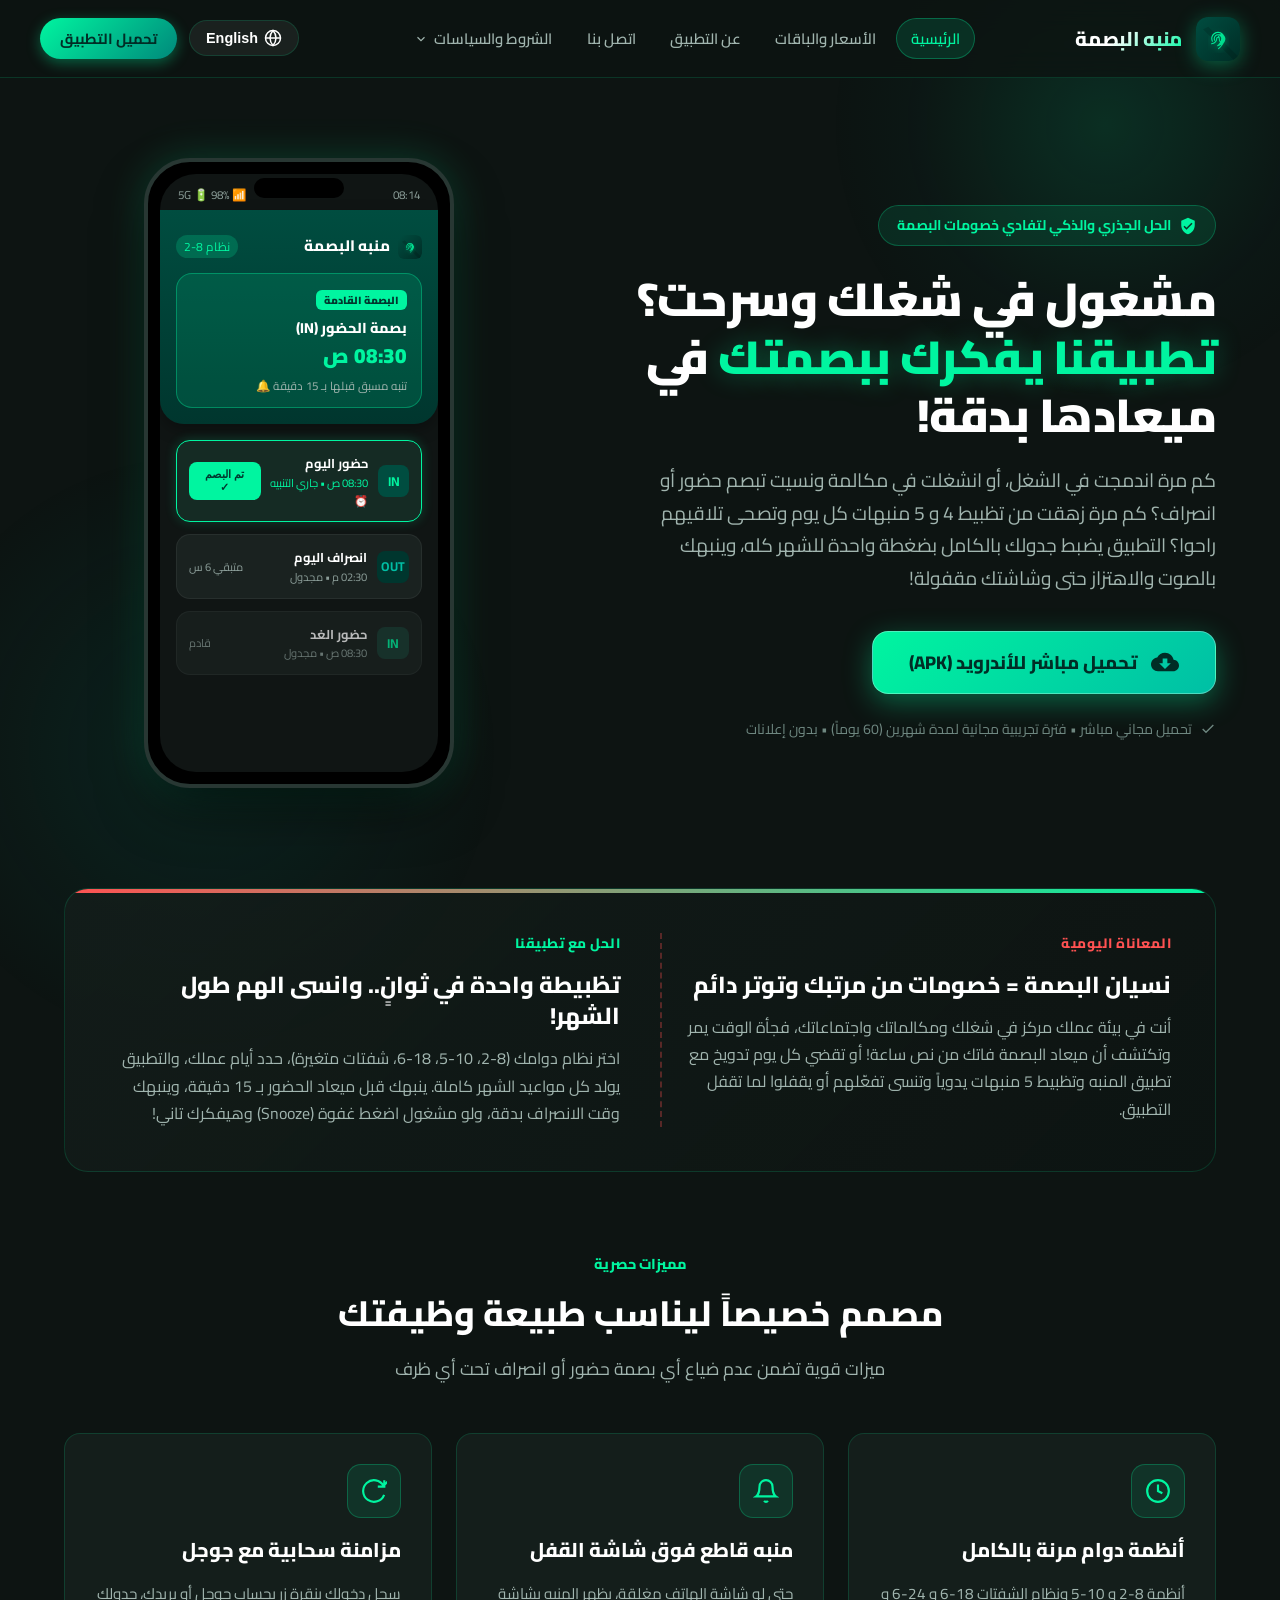
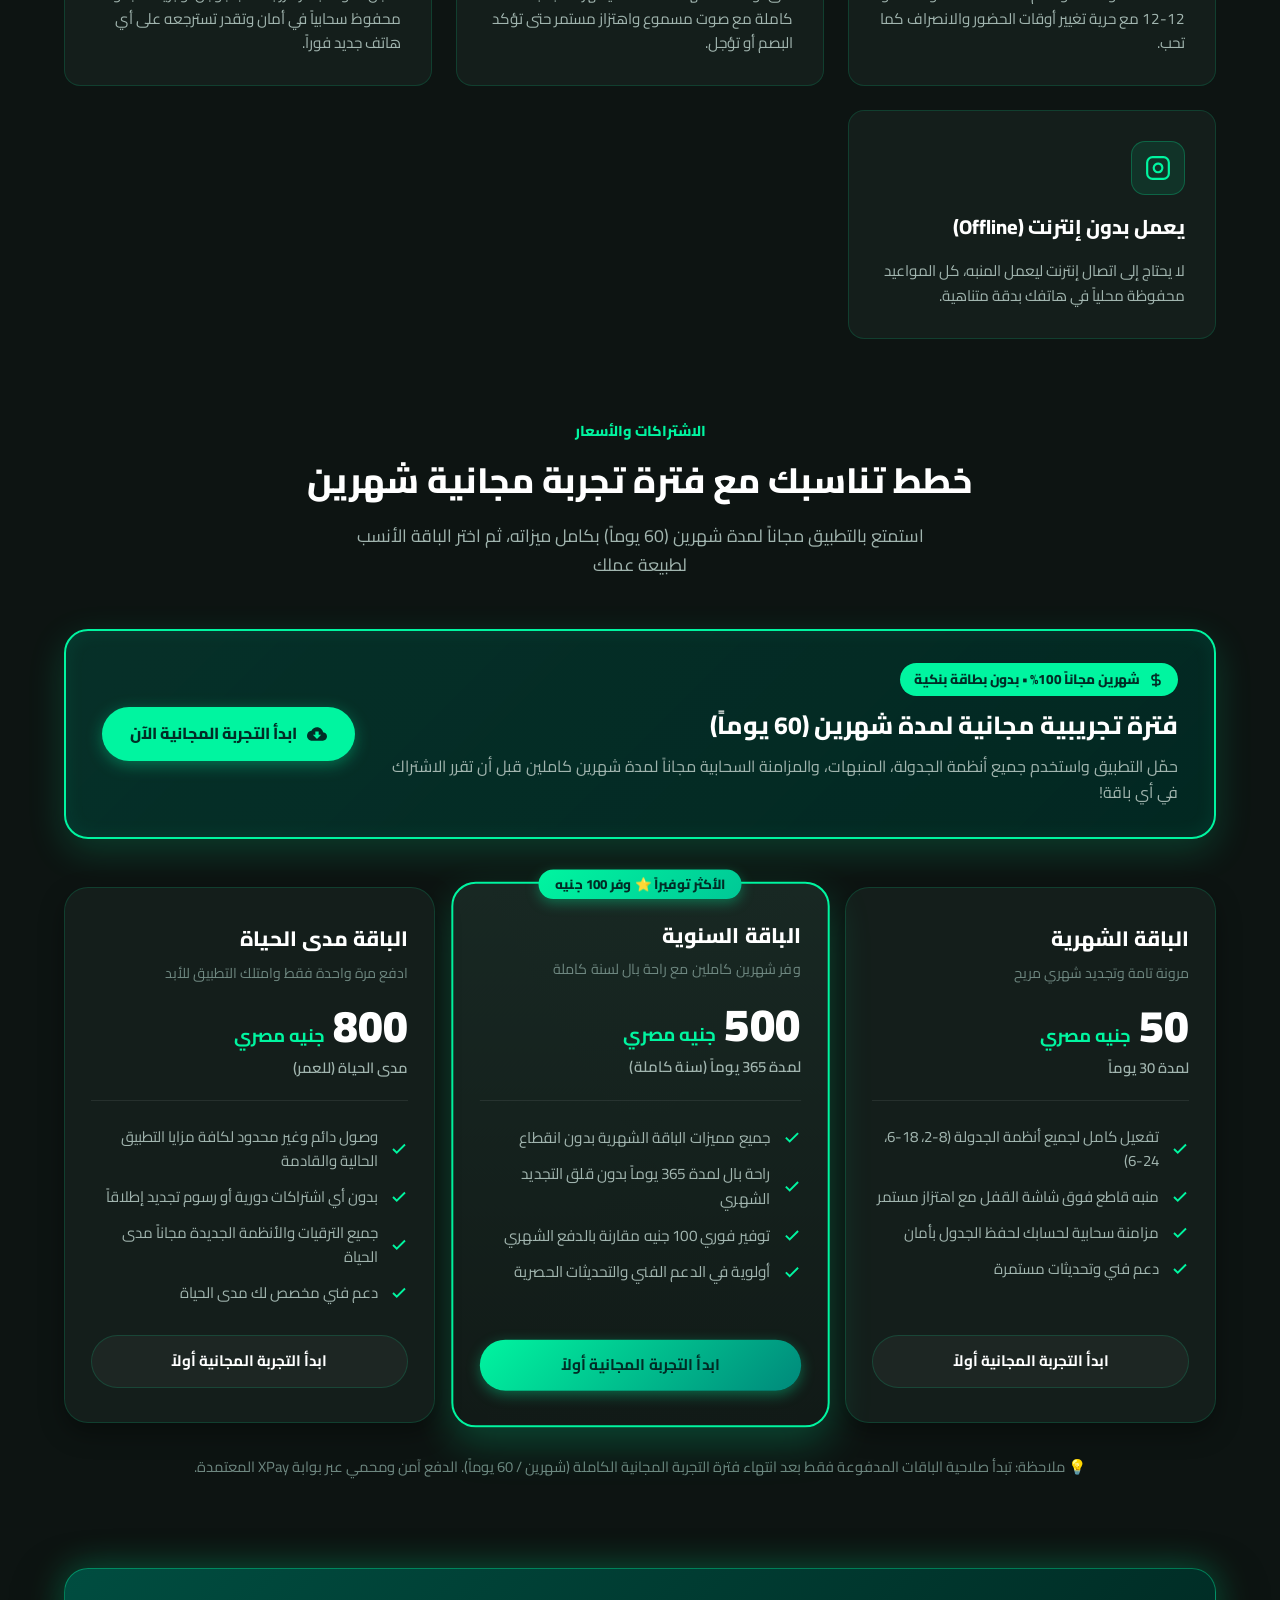
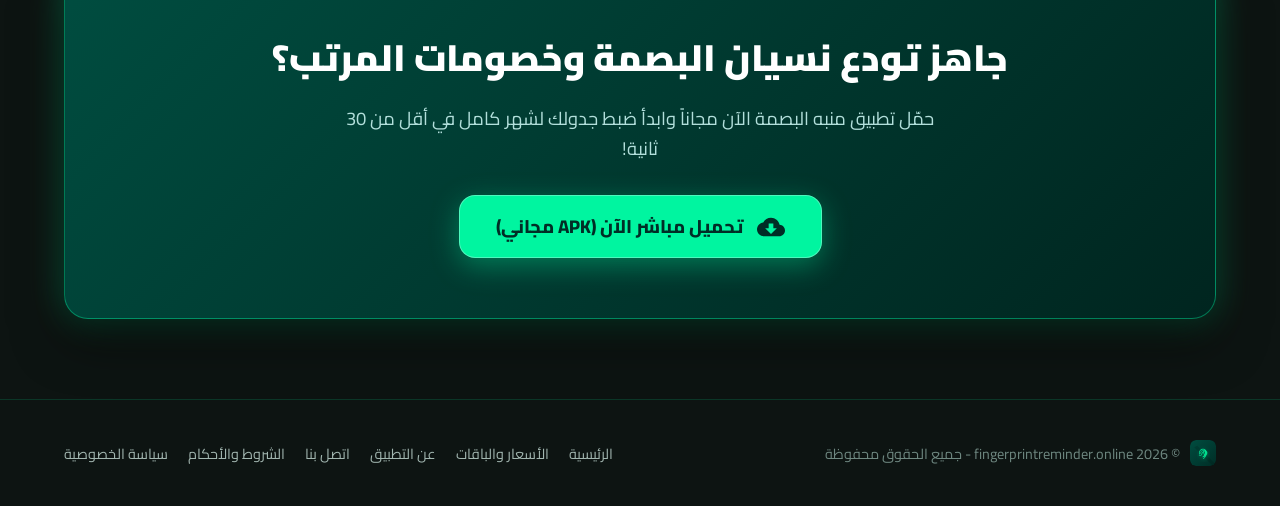
<file: welcome.html>
<!DOCTYPE html>
<html lang="ar" dir="rtl">
<head>
  <meta charset="UTF-8">
  <meta name="viewport" content="width=device-width, initial-scale=1.0">
  <title>تم تأكيد الحساب بنجاح | Welcome to Fingerprint Reminder</title>
  <link rel="icon" type="image/svg+xml" href="logo.svg">
  <link rel="preconnect" href="https://fonts.googleapis.com">
  <link rel="preconnect" href="https://fonts.gstatic.com" crossorigin>
  <link href="https://fonts.googleapis.com/css2?family=Cairo:wght@400;600;700;800;900&family=Inter:wght@400;500;600;700;800&display=swap" rel="stylesheet">
  <link rel="stylesheet" href="styles.css">
  <style>
    html:not(.verified-access) body {
      display: none !important;
    }
  </style>
  <script>
    (function() {
      try {
        var rawHash = window.location.hash || '';
        var rawSearch = window.location.search || '';
        var h = new URLSearchParams(rawHash.replace(/^#/, ''));
        var q = new URLSearchParams(rawSearch.replace(/^\?/, ''));

        // Reject any error redirects or bare copy-pasted URLs immediately
        if (h.has('error') || q.has('error') || h.has('error_code') || q.has('error_code')) {
          window.location.replace('index.html');
          return;
        }

        var accessToken = h.get('access_token') || q.get('access_token') || '';
        var refreshToken = h.get('refresh_token') || q.get('refresh_token') || '';
        var code = q.get('code') || h.get('code') || '';
        var tokenHash = q.get('token_hash') || h.get('token_hash') || '';

        // 1. Legitimate email confirmation token (must contain an actual cryptographic token)
        var hasValidAuthToken = (accessToken.length >= 20) || (code.length >= 10) || (tokenHash.length >= 16);

        // 2. Legitimate XPay payment redirect (must include valid plan_type and user_id)
        var status = (q.get('status') || q.get('payment') || '').toLowerCase();
        var planType = (q.get('plan_type') || '').toLowerCase();
        var userId = q.get('user_id') || '';
        var sessionId = q.get('session_id') || q.get('transaction_id') || '';
        var hasValidPayment = (status === 'success' || planType === 'monthly' || planType === 'yearly' || planType === 'lifetime') &&
                              userId.length >= 10;

        if (!hasValidAuthToken && !hasValidPayment) {
          window.location.replace('index.html');
          return;
        }

        // One-time token consumption check: prevents re-opening via copy-pasted email/payment URL
        var tokenSignature = (accessToken || code || tokenHash || (userId + '_' + planType + '_' + sessionId)).slice(-36);
        var storageKey = 'fp_welcome_consumed_' + tokenSignature;
        if (tokenSignature && localStorage.getItem(storageKey)) {
          window.location.replace('index.html');
          return;
        }
        if (tokenSignature) {
          localStorage.setItem(storageKey, String(Date.now()));
        }

        // Preserve parameters in memory for deep-link handoff, then immediately scrub the browser URL bar
        // so copying the URL from the browser address bar only copies a bare URL (which redirects to index.html)
        window.__WELCOME_INITIAL_HASH__ = rawHash;
        window.__WELCOME_INITIAL_SEARCH__ = rawSearch;
        window.__WELCOME_ACCESS_TOKEN__ = accessToken;
        window.__WELCOME_REFRESH_TOKEN__ = refreshToken;
        window.__WELCOME_HAS_PAYMENT__ = hasValidPayment;
        window.history.replaceState(null, document.title, window.location.pathname);

        if (hasValidPayment) {
          document.documentElement.classList.add('verified-access');
        } else if (accessToken.length >= 20) {
          // Verify the access_token live against Supabase Auth so fabricated URLs never open the page
          var anonKey = "eyJhbGciOiJIUzI1NiIsInR5cCI6IkpXVCJ9.eyJpc3MiOiJzdXBhYmFzZSIsInJlZiI6Imhud3JzeG93ZHJ3bW9vc3lqYnJvIiwicm9sZSI6ImFub24iLCJpYXQiOjE3ODU5NDM3ODgsImV4cCI6MjEwMTUxOTc4OH0.aSf2oslOt8QKBjX7G7wbUONKiVa3ro4dZSV2h3n_o64";
          fetch("https://hnwrsxowdrwmoosyjbro.supabase.co/auth/v1/user", {
            headers: {
              "apikey": anonKey,
              "Authorization": "Bearer " + accessToken
            }
          }).then(function(res) {
            if (res.ok) {
              document.documentElement.classList.add('verified-access');
            } else {
              window.location.replace('index.html');
            }
          }).catch(function() {
            window.location.replace('index.html');
          });
        } else {
          // PKCE code or token_hash from email confirmation
          document.documentElement.classList.add('verified-access');
        }
      } catch (e) {
        window.location.replace('index.html');
      }
    })();
  </script>
</head>
<body>
  <div class="bg-glow-1"></div>
  <div class="bg-glow-2"></div>

  <!-- Minimal Header -->
  <header class="navbar">
    <div class="nav-container">
      <a href="index.html" class="brand">
        <img src="logo.svg" alt="Logo" class="brand-logo">
        <div class="brand-title">منبه البصمة الذكي</div>
      </a>
      <a href="index.html" class="btn-nav-download">الرئيسية</a>
    </div>
  </header>

  <div class="auth-page-wrapper">
    <div class="auth-card">
      <div class="auth-icon-circle">
        <svg width="36" height="36" viewBox="0 0 24 24" fill="none" stroke="currentColor" stroke-width="2.5">
          <polyline points="20 6 9 17 4 12"></polyline>
        </svg>
      </div>

      <h1>أهلاً بك معنا! تم تأكيد بريدك بنجاح ✨</h1>
      <p>
        شكراً لتأكيد بريدك الإلكتروني. حسابك الآن مفعل بالكامل وجاهز للاستخدام ومزامنة جدول البصمات في أي وقت.
      </p>

      <div class="countdown-box" id="redirectStatus">
        سيتم فتح تطبيق منبه البصمة تلقائياً خلال <span id="countdown">3</span> ثوانٍ...
      </div>

      <div style="margin-top:28px; display:flex; flex-direction:column; gap:12px;">
        <!-- Deep Link Intent Button -->
        <button type="button" id="openAppBtn" onclick="openApp()" class="btn-submit" style="display:flex; align-items:center; justify-content:center; gap:8px; width:100%; border:none; cursor:pointer;">
          <svg width="20" height="20" viewBox="0 0 24 24" fill="none" stroke="currentColor" stroke-width="2.5">
            <rect x="5" y="2" width="14" height="20" rx="2" ry="2"></rect>
            <line x1="12" y1="18" x2="12.01" y2="18"></line>
          </svg>
          فتح تطبيق منبه البصمة الآن
        </button>

        <a href="https://github.com/fingerprintreminderorg/fingerprint-app/releases/latest/download/fingerprint-reminder.apk" class="lang-btn" style="text-decoration:none; justify-content:center; padding:12px;">
          لم تقم بتحميل التطبيق بعد؟ اضغط هنا للتحميل المباشر
        </a>
      </div>
    </div>
  </div>

  <script>
    let secondsLeft = 3;
    const countdownEl = document.getElementById('countdown');
    const redirectStatusEl = document.getElementById('redirectStatus');

    // Read preserved initial parameters (address bar was already scrubbed for security)
    const hash = window.__WELCOME_INITIAL_HASH__ || "";
    const search = window.__WELCOME_INITIAL_SEARCH__ || "";
    const urlParams = new URLSearchParams(search.replace(/^\?/, ''));
    const isPaymentSuccess = Boolean(window.__WELCOME_HAS_PAYMENT__);
    const userId = urlParams.get('user_id') || '';
    const planType = urlParams.get('plan_type') || 'monthly';
    const sessionId = urlParams.get('session_id') || urlParams.get('transaction_id') || '';

    if (isPaymentSuccess) {
      const h1 = document.querySelector('h1');
      if (h1) h1.textContent = "🎉 تم الدفع وتفعيل الاشتراك بنجاح!";
      const p = document.querySelector('.auth-card > p');
      const normalizedPlan = planType.toLowerCase();
      const planName = normalizedPlan === 'lifetime'
        ? 'باقة مدى الحياة (Lifetime)'
        : normalizedPlan === 'yearly'
          ? 'باقة VIP السنوية'
          : 'باقة Pro (50 ج.م)';
      if (p) p.textContent = `تهانينا! تم تفعيل ${planName} بنجاح. كافة مزايا التطبيق وجداول التنبيه مفتوحة لك بالكامل الآن.`;

      // Call handle-payment-webhook with Authorization header to activate DB
      const anonKey = "eyJhbGciOiJIUzI1NiIsInR5cCI6IkpXVCJ9.eyJpc3MiOiJzdXBhYmFzZSIsInJlZiI6Imhud3JzeG93ZHJ3bW9vc3lqYnJvIiwicm9sZSI6ImFub24iLCJpYXQiOjE3ODU5NDM3ODgsImV4cCI6MjEwMTUxOTc4OH0.aSf2oslOt8QKBjX7G7wbUONKiVa3ro4dZSV2h3n_o64";
      fetch(`https://hnwrsxowdrwmoosyjbro.supabase.co/functions/v1/handle-payment-webhook?status=success&user_id=${encodeURIComponent(userId)}&plan_type=${encodeURIComponent(planType)}&session_id=${encodeURIComponent(sessionId)}`, {
        headers: {
          "apikey": anonKey,
          "Authorization": `Bearer ${anonKey}`
        }
      }).catch(err => console.warn("Webhook fetch notification:", err));
    }

    const rawParams = (hash.startsWith('#') ? hash.substring(1) : (search.startsWith('?') ? search.substring(1) : (hash || search)));
    const queryPart = rawParams ? ("?" + rawParams) : "";
    const customScheme = isPaymentSuccess 
      ? `fingerprint://payment-success?status=success&user_id=${encodeURIComponent(userId)}&plan_type=${encodeURIComponent(planType)}&session_id=${encodeURIComponent(sessionId)}`
      : ("fingerprint://auth/callback" + (rawParams ? ("#" + rawParams) : ""));
    const androidIntent = isPaymentSuccess
      ? `intent://payment-success?status=success&user_id=${encodeURIComponent(userId)}&plan_type=${encodeURIComponent(planType)}&session_id=${encodeURIComponent(sessionId)}#Intent;scheme=fingerprint;package=com.aistudio.fingerprintreminder.ktzmsa;action=android.intent.action.VIEW;category=android.intent.category.BROWSABLE;end`
      : ("intent://auth/callback" + queryPart + "#Intent;scheme=fingerprint;package=com.aistudio.fingerprintreminder.ktzmsa;end");

    function openApp() {
      const isAndroid = /android/i.test(navigator.userAgent);
      if (isAndroid) {
        window.location.href = androidIntent;
      } else {
        window.location.href = customScheme;
      }
    }

    const timer = setInterval(() => {
      if (!document.documentElement.classList.contains('verified-access')) return;
      secondsLeft--;
      if (countdownEl) {
        countdownEl.textContent = secondsLeft;
      }
      if (secondsLeft <= 0) {
        clearInterval(timer);
        if (redirectStatusEl) {
          redirectStatusEl.textContent = "جاري فتح التطبيق على هاتفك...";
        }
        openApp();
      }
    }, 1000);
  </script>
</body>
</html>
</file>
<file: styles.css>
:root {
  --primary-teal: #004D40;
  --primary-dark: #002D26;
  --primary-light: #00695C;
  --neon-accent: #00F5A0;
  --neon-glow: rgba(0, 245, 160, 0.35);
  --emerald-secondary: #00897B;
  --bg-page: #0D1412;
  --bg-card: #141E1B;
  --bg-card-hover: #192723;
  --border-subtle: rgba(0, 245, 160, 0.15);
  --border-strong: rgba(0, 245, 160, 0.4);
  --text-main: #FFFFFF;
  --text-muted: #A1B5AF;
  --text-dim: #6E8780;
  --danger: #FF5252;
  --warning: #FFB300;
  --radius-lg: 24px;
  --radius-md: 16px;
  --radius-sm: 10px;
  --transition: all 0.28s cubic-bezier(0.4, 0, 0.2, 1);
}

* {
  box-sizing: border-box;
  margin: 0;
  padding: 0;
}

body {
  font-family: 'Cairo', system-ui, -apple-system, BlinkMacSystemFont, "Segoe UI", Roboto, sans-serif;
  background-color: var(--bg-page);
  color: var(--text-main);
  min-height: 100vh;
  line-height: 1.6;
  overflow-x: hidden;
  direction: rtl; /* Default Arabic */
}

/* English LTR override */
body.ltr {
  direction: ltr;
  font-family: 'Inter', system-ui, -apple-system, sans-serif;
}

/* Background Atmospheric Glows */
.bg-glow-1 {
  position: fixed;
  top: -150px;
  right: -100px;
  width: 550px;
  height: 550px;
  background: radial-gradient(circle, rgba(0, 245, 160, 0.12) 0%, rgba(0, 77, 64, 0.05) 50%, transparent 70%);
  pointer-events: none;
  z-index: 0;
}
.bg-glow-2 {
  position: fixed;
  bottom: -150px;
  left: -100px;
  width: 600px;
  height: 600px;
  background: radial-gradient(circle, rgba(0, 105, 92, 0.18) 0%, transparent 70%);
  pointer-events: none;
  z-index: 0;
}

/* Top Navigation Bar */
.navbar {
  position: sticky;
  top: 0;
  z-index: 100;
  backdrop-filter: blur(16px);
  -webkit-backdrop-filter: blur(16px);
  background: rgba(13, 20, 18, 0.82);
  border-bottom: 1px solid var(--border-subtle);
  padding: 16px 24px;
}
.nav-container {
  max-width: 1200px;
  margin: 0 auto;
  display: flex;
  align-items: center;
  justify-content: space-between;
}
.brand {
  display: flex;
  align-items: center;
  gap: 14px;
  text-decoration: none;
  color: #fff;
}
.brand-logo {
  width: 44px;
  height: 44px;
  border-radius: 12px;
  filter: drop-shadow(0 4px 10px var(--neon-glow));
}
.brand-title {
  font-size: 1.25rem;
  font-weight: 800;
  letter-spacing: -0.3px;
  background: linear-gradient(135deg, #ffffff 40%, var(--neon-accent) 100%);
  -webkit-background-clip: text;
  -webkit-text-fill-color: transparent;
}
.nav-actions {
  display: flex;
  align-items: center;
  gap: 12px;
}
.lang-btn {
  background: rgba(255, 255, 255, 0.06);
  border: 1px solid var(--border-subtle);
  color: var(--text-main);
  padding: 8px 16px;
  border-radius: 999px;
  font-size: 0.9rem;
  font-weight: 600;
  cursor: pointer;
  transition: var(--transition);
  display: flex;
  align-items: center;
  gap: 6px;
}
.lang-btn:hover {
  background: rgba(0, 245, 160, 0.15);
  border-color: var(--neon-accent);
}
.btn-nav-download {
  background: linear-gradient(135deg, var(--neon-accent), var(--emerald-secondary));
  color: var(--primary-dark);
  padding: 9px 20px;
  border-radius: 999px;
  font-weight: 700;
  font-size: 0.92rem;
  text-decoration: none;
  transition: var(--transition);
  box-shadow: 0 4px 14px var(--neon-glow);
}
.btn-nav-download:hover {
  transform: translateY(-2px);
  box-shadow: 0 6px 20px rgba(0, 245, 160, 0.5);
}

/* Layout Container */
.container {
  max-width: 1200px;
  margin: 0 auto;
  padding: 0 24px;
  position: relative;
  z-index: 1;
}

/* Hero Section */
.hero {
  padding: 80px 0 60px;
  display: grid;
  grid-template-columns: 1.15fr 0.85fr;
  gap: 48px;
  align-items: center;
}
@media (max-width: 960px) {
  .hero {
    grid-template-columns: 1fr;
    text-align: center;
    padding: 50px 0 40px;
  }
}

.hero-badge {
  display: inline-flex;
  align-items: center;
  gap: 8px;
  background: rgba(0, 245, 160, 0.1);
  border: 1px solid rgba(0, 245, 160, 0.25);
  padding: 8px 18px;
  border-radius: 999px;
  font-size: 0.88rem;
  color: var(--neon-accent);
  font-weight: 700;
  margin-bottom: 24px;
}
.hero-title {
  font-size: 2.9rem;
  line-height: 1.25;
  font-weight: 900;
  margin-bottom: 20px;
  letter-spacing: -0.5px;
}
.hero-title span {
  color: var(--neon-accent);
  text-shadow: 0 0 24px var(--neon-glow);
}
@media (max-width: 600px) {
  .hero-title {
    font-size: 2.1rem;
  }
}

.hero-subtitle {
  font-size: 1.2rem;
  color: var(--text-muted);
  margin-bottom: 36px;
  max-width: 580px;
  line-height: 1.7;
}
@media (max-width: 960px) {
  .hero-subtitle {
    margin-left: auto;
    margin-right: auto;
  }
}

/* Download CTA Section */
.cta-group {
  display: flex;
  flex-wrap: wrap;
  gap: 16px;
  align-items: center;
  margin-bottom: 24px;
}
@media (max-width: 960px) {
  .cta-group {
    justify-content: center;
  }
}
.btn-primary-download {
  display: inline-flex;
  align-items: center;
  gap: 14px;
  background: linear-gradient(135deg, #00F5A0 0%, #00BFA5 100%);
  color: #002D26;
  font-size: 1.15rem;
  font-weight: 800;
  padding: 16px 36px;
  border-radius: var(--radius-md);
  text-decoration: none;
  box-shadow: 0 8px 28px rgba(0, 245, 160, 0.35);
  transition: var(--transition);
  border: 1px solid rgba(255, 255, 255, 0.3);
}
.btn-primary-download:hover {
  transform: translateY(-3px) scale(1.02);
  box-shadow: 0 12px 36px rgba(0, 245, 160, 0.55);
}
.btn-primary-download svg {
  width: 28px;
  height: 28px;
}
.download-subtext {
  font-size: 0.88rem;
  color: var(--text-dim);
  display: flex;
  align-items: center;
  gap: 8px;
}
@media (max-width: 960px) {
  .download-subtext {
    justify-content: center;
  }
}

/* App Mockup Visual Frame */
.mockup-container {
  display: flex;
  justify-content: center;
  position: relative;
}
.phone-frame {
  width: 310px;
  height: 630px;
  background: #000;
  border-radius: 46px;
  border: 4px solid #283733;
  box-shadow: 0 25px 60px -15px rgba(0, 0, 0, 0.8),
              0 0 40px rgba(0, 245, 160, 0.2);
  padding: 12px;
  position: relative;
  overflow: hidden;
  transition: var(--transition);
}
.phone-frame:hover {
  transform: translateY(-6px);
  box-shadow: 0 32px 70px -15px rgba(0, 0, 0, 0.9),
              0 0 55px rgba(0, 245, 160, 0.35);
}
.phone-notch {
  width: 90px;
  height: 20px;
  background: #000;
  border-radius: 12px;
  position: absolute;
  top: 16px;
  left: 50%;
  transform: translateX(-50%);
  z-index: 20;
}
.phone-screen {
  width: 100%;
  height: 100%;
  border-radius: 36px;
  background: #101514;
  overflow-y: auto;
  position: relative;
  display: flex;
  flex-direction: column;
}

/* In-App UI Simulation inside mockup */
.mock-status-bar {
  padding: 12px 18px 6px;
  display: flex;
  justify-content: space-between;
  font-size: 0.72rem;
  color: #8C9E99;
  z-index: 10;
}
.mock-app-header {
  background: linear-gradient(180deg, #004D40 0%, #00362E 100%);
  padding: 24px 16px 16px;
  border-radius: 0 0 24px 24px;
  box-shadow: 0 6px 16px rgba(0, 0, 0, 0.3);
}
.mock-header-top {
  display: flex;
  justify-content: space-between;
  align-items: center;
  margin-bottom: 14px;
}
.mock-app-title {
  font-size: 0.95rem;
  font-weight: 800;
  color: #fff;
}
.mock-next-card {
  background: rgba(0, 245, 160, 0.12);
  border: 1px solid rgba(0, 245, 160, 0.35);
  border-radius: 16px;
  padding: 12px 14px;
}
.mock-next-badge {
  display: inline-block;
  background: #00F5A0;
  color: #00362E;
  font-size: 0.65rem;
  font-weight: 900;
  padding: 2px 8px;
  border-radius: 6px;
  margin-bottom: 6px;
}
.mock-next-title {
  font-size: 0.9rem;
  font-weight: 800;
  color: #fff;
}
.mock-next-time {
  font-size: 1.3rem;
  font-weight: 900;
  color: #00F5A0;
}
.mock-body {
  padding: 16px;
  display: flex;
  flex-direction: column;
  gap: 12px;
}
.mock-event-item {
  background: #1A2220;
  border: 1px solid rgba(255, 255, 255, 0.06);
  border-radius: 14px;
  padding: 12px;
  display: flex;
  align-items: center;
  justify-content: space-between;
}
.mock-event-item.active-alarm {
  border-color: #00F5A0;
  background: #152B24;
  box-shadow: 0 0 12px rgba(0, 245, 160, 0.2);
}
.mock-event-details {
  display: flex;
  align-items: center;
  gap: 10px;
}
.mock-event-icon {
  width: 32px;
  height: 32px;
  border-radius: 8px;
  background: #004D40;
  display: flex;
  align-items: center;
  justify-content: center;
  color: #00F5A0;
  font-weight: bold;
  font-size: 0.8rem;
}
.mock-event-btn {
  background: #00F5A0;
  color: #00362E;
  border: none;
  font-size: 0.7rem;
  font-weight: 800;
  padding: 6px 12px;
  border-radius: 8px;
}

/* Pain vs Solution Highlight */
.pain-banner {
  margin: 40px 0 80px;
  background: linear-gradient(135deg, rgba(20, 30, 27, 0.8) 0%, rgba(13, 20, 18, 0.95) 100%);
  border: 1px solid var(--border-subtle);
  border-radius: var(--radius-lg);
  padding: 44px;
  display: grid;
  grid-template-columns: 1fr 1fr;
  gap: 40px;
  position: relative;
  overflow: hidden;
}
@media (max-width: 800px) {
  .pain-banner {
    grid-template-columns: 1fr;
    padding: 28px;
    gap: 28px;
  }
}
.pain-banner::before {
  content: '';
  position: absolute;
  top: 0;
  right: 0;
  width: 100%;
  height: 4px;
  background: linear-gradient(90deg, var(--danger), var(--neon-accent));
}
.pain-card {
  display: flex;
  flex-direction: column;
  gap: 14px;
}
.pain-card.problem {
  border-left: 2px dashed rgba(255, 82, 82, 0.3);
  padding-left: 20px;
}
body.ltr .pain-card.problem {
  border-left: none;
  border-right: 2px dashed rgba(255, 82, 82, 0.3);
  padding-left: 0;
  padding-right: 20px;
}
.pain-tag {
  font-size: 0.85rem;
  font-weight: 800;
  text-transform: uppercase;
  letter-spacing: 0.5px;
}
.pain-tag.red {
  color: var(--danger);
}
.pain-tag.green {
  color: var(--neon-accent);
}
.pain-heading {
  font-size: 1.45rem;
  font-weight: 800;
  line-height: 1.35;
}
.pain-desc {
  font-size: 1rem;
  color: var(--text-muted);
  line-height: 1.7;
}

/* Features Grid */
.section-header {
  text-align: center;
  margin-bottom: 50px;
}
.section-badge {
  color: var(--neon-accent);
  font-size: 0.9rem;
  font-weight: 800;
  text-transform: uppercase;
  margin-bottom: 10px;
  display: block;
}
.section-title {
  font-size: 2.2rem;
  font-weight: 800;
  margin-bottom: 14px;
}
.section-desc {
  color: var(--text-muted);
  font-size: 1.1rem;
  max-width: 600px;
  margin: 0 auto;
}
.features-grid {
  display: grid;
  grid-template-columns: repeat(auto-fit, minmax(280px, 1fr));
  gap: 24px;
  margin-bottom: 80px;
}
.feature-card {
  background: var(--bg-card);
  border: 1px solid var(--border-subtle);
  border-radius: var(--radius-md);
  padding: 30px;
  transition: var(--transition);
  display: flex;
  flex-direction: column;
  gap: 16px;
}
.feature-card:hover {
  transform: translateY(-5px);
  background: var(--bg-card-hover);
  border-color: var(--border-strong);
  box-shadow: 0 16px 32px -10px rgba(0, 245, 160, 0.15);
}
.feature-icon-box {
  width: 54px;
  height: 54px;
  border-radius: 14px;
  background: rgba(0, 245, 160, 0.1);
  border: 1px solid rgba(0, 245, 160, 0.25);
  display: flex;
  align-items: center;
  justify-content: center;
  color: var(--neon-accent);
}
.feature-title {
  font-size: 1.25rem;
  font-weight: 800;
}
.feature-desc {
  font-size: 0.95rem;
  color: var(--text-muted);
  line-height: 1.6;
}

/* Secondary CTA Banner */
.bottom-cta {
  background: linear-gradient(135deg, #004D40 0%, #00251F 100%);
  border: 1px solid var(--border-strong);
  border-radius: var(--radius-lg);
  padding: 60px 40px;
  text-align: center;
  box-shadow: 0 20px 50px rgba(0, 0, 0, 0.5), 0 0 35px var(--neon-glow);
  margin-bottom: 80px;
}
.bottom-cta h2 {
  font-size: 2.3rem;
  font-weight: 900;
  margin-bottom: 16px;
}
.bottom-cta p {
  font-size: 1.15rem;
  color: #B2DFDB;
  max-width: 620px;
  margin: 0 auto 32px;
}

/* Footer */
.footer {
  border-top: 1px solid var(--border-subtle);
  padding: 40px 0;
  color: var(--text-dim);
  font-size: 0.9rem;
}
.footer-container {
  display: flex;
  justify-content: space-between;
  align-items: center;
  flex-wrap: wrap;
  gap: 20px;
}
.footer-links {
  display: flex;
  gap: 20px;
}
.footer-links a {
  color: var(--text-muted);
  text-decoration: none;
  transition: var(--transition);
}
.footer-links a:hover {
  color: var(--neon-accent);
}

/* Auth Pages Specific Card (Welcome & Reset Password) */
.auth-page-wrapper {
  min-height: calc(100vh - 120px);
  display: flex;
  align-items: center;
  justify-content: center;
  padding: 40px 20px;
}
.auth-card {
  width: 100%;
  max-width: 480px;
  background: var(--bg-card);
  border: 1px solid var(--border-subtle);
  border-radius: var(--radius-lg);
  padding: 40px;
  box-shadow: 0 24px 60px rgba(0, 0, 0, 0.6), 0 0 40px rgba(0, 245, 160, 0.1);
  text-align: center;
  position: relative;
  overflow: hidden;
}
.auth-card::before {
  content: '';
  position: absolute;
  top: 0;
  left: 0;
  right: 0;
  height: 4px;
  background: linear-gradient(90deg, var(--emerald-secondary), var(--neon-accent));
}
.auth-icon-circle {
  width: 72px;
  height: 72px;
  border-radius: 50%;
  background: rgba(0, 245, 160, 0.12);
  border: 1px solid rgba(0, 245, 160, 0.35);
  display: flex;
  align-items: center;
  justify-content: center;
  margin: 0 auto 24px;
  color: var(--neon-accent);
  box-shadow: 0 0 24px var(--neon-glow);
}
.auth-card h1 {
  font-size: 1.8rem;
  font-weight: 800;
  margin-bottom: 12px;
}
.auth-card p {
  color: var(--text-muted);
  font-size: 1rem;
  margin-bottom: 28px;
  line-height: 1.6;
}
.form-group {
  text-align: right;
  margin-bottom: 20px;
}
body.ltr .form-group {
  text-align: left;
}
.form-label {
  display: block;
  font-size: 0.9rem;
  font-weight: 700;
  margin-bottom: 8px;
  color: var(--text-main);
}
.form-input {
  width: 100%;
  padding: 14px 16px;
  background: #0C1210;
  border: 1px solid rgba(255, 255, 255, 0.12);
  border-radius: var(--radius-sm);
  color: #fff;
  font-size: 1rem;
  transition: var(--transition);
  outline: none;
}
.form-input:focus {
  border-color: var(--neon-accent);
  box-shadow: 0 0 12px rgba(0, 245, 160, 0.3);
}
.password-input-wrapper {
  position: relative;
  display: flex;
  align-items: center;
  width: 100%;
}
.password-input-wrapper .form-input {
  padding-left: 48px;
  padding-right: 16px;
}
body.ltr .password-input-wrapper .form-input,
html[dir="ltr"] .password-input-wrapper .form-input {
  padding-left: 16px;
  padding-right: 48px;
}
.btn-toggle-pass {
  position: absolute;
  left: 12px;
  top: 50%;
  transform: translateY(-50%);
  background: transparent;
  border: none;
  cursor: pointer;
  color: #8C9E97;
  padding: 6px;
  border-radius: 6px;
  display: flex;
  align-items: center;
  justify-content: center;
  transition: color 0.2s ease, background-color 0.2s ease;
  z-index: 2;
}
.btn-toggle-pass:hover,
.btn-toggle-pass:focus {
  color: var(--neon-accent);
  background: rgba(0, 245, 160, 0.08);
}
body.ltr .btn-toggle-pass,
html[dir="ltr"] .btn-toggle-pass {
  left: auto;
  right: 12px;
}
.btn-submit {
  width: 100%;
  padding: 15px;
  border-radius: var(--radius-sm);
  background: linear-gradient(135deg, var(--neon-accent), var(--emerald-secondary));
  color: var(--primary-dark);
  font-weight: 800;
  font-size: 1.05rem;
  border: none;
  cursor: pointer;
  transition: var(--transition);
  box-shadow: 0 6px 20px var(--neon-glow);
}
.btn-submit:hover:not(:disabled) {
  transform: translateY(-2px);
  box-shadow: 0 10px 28px rgba(0, 245, 160, 0.5);
}
.btn-submit:disabled {
  opacity: 0.6;
  cursor: not-allowed;
}
.status-msg {
  padding: 12px;
  border-radius: var(--radius-sm);
  font-size: 0.92rem;
  font-weight: 600;
  margin-top: 18px;
  display: none;
}
.status-msg.success {
  display: block;
  background: rgba(0, 245, 160, 0.15);
  color: var(--neon-accent);
  border: 1px solid rgba(0, 245, 160, 0.3);
}
.status-msg.error {
  display: block;
  background: rgba(255, 82, 82, 0.15);
  color: var(--danger);
  border: 1px solid rgba(255, 82, 82, 0.3);
}
.countdown-box {
  background: rgba(0, 245, 160, 0.08);
  border: 1px solid var(--border-subtle);
  border-radius: var(--radius-sm);
  padding: 16px;
  margin-top: 20px;
  font-size: 0.95rem;
  color: var(--neon-accent);
  font-weight: 700;
}

/* ==========================================================================
   Navigation Bar Links & Dropdown Menu
   ========================================================================== */
.nav-links {
  display: flex;
  align-items: center;
  gap: 6px;
  list-style: none;
  margin: 0;
  padding: 0;
}
.nav-link {
  color: var(--text-muted);
  text-decoration: none;
  font-size: 0.93rem;
  font-weight: 600;
  padding: 8px 14px;
  border-radius: 999px;
  transition: var(--transition);
  display: inline-flex;
  align-items: center;
  gap: 6px;
}
.nav-link:hover,
.nav-link.active {
  color: #fff;
  background: rgba(0, 245, 160, 0.12);
  border: 1px solid var(--border-subtle);
}
.nav-link.active {
  color: var(--neon-accent);
  border-color: rgba(0, 245, 160, 0.3);
}

.nav-dropdown {
  position: relative;
  display: inline-block;
}
.dropdown-toggle {
  background: transparent;
  border: 1px solid transparent;
  color: var(--text-muted);
  font-family: inherit;
  font-size: 0.93rem;
  font-weight: 600;
  padding: 8px 14px;
  border-radius: 999px;
  cursor: pointer;
  display: inline-flex;
  align-items: center;
  gap: 6px;
  transition: var(--transition);
}
.dropdown-toggle:hover,
.nav-dropdown:hover .dropdown-toggle,
.nav-dropdown.hovered .dropdown-toggle,
.nav-dropdown.open .dropdown-toggle,
.nav-dropdown.active .dropdown-toggle {
  color: #fff;
  background: rgba(0, 245, 160, 0.12);
  border-color: var(--border-subtle);
}
.dropdown-toggle .chevron-icon {
  width: 14px;
  height: 14px;
  transition: transform 0.25s ease;
}
.nav-dropdown:hover .dropdown-toggle .chevron-icon,
.nav-dropdown.hovered .dropdown-toggle .chevron-icon,
.nav-dropdown.open .dropdown-toggle .chevron-icon {
  transform: rotate(180deg);
}

.dropdown-menu {
  position: absolute;
  top: 100%;
  inset-inline-start: 0;
  min-width: 230px;
  background: rgba(20, 30, 27, 0.96);
  backdrop-filter: blur(20px);
  -webkit-backdrop-filter: blur(20px);
  border: 1px solid var(--border-strong);
  border-radius: var(--radius-md);
  padding: 8px;
  box-shadow: 0 16px 40px rgba(0, 0, 0, 0.65), 0 0 25px rgba(0, 245, 160, 0.12);
  display: flex;
  flex-direction: column;
  gap: 4px;
  z-index: 1000;
  opacity: 0;
  visibility: hidden;
  pointer-events: none;
  transform: translateY(-4px);
  transition: opacity 0.22s cubic-bezier(0.16, 1, 0.3, 1), transform 0.22s cubic-bezier(0.16, 1, 0.3, 1), visibility 0.22s cubic-bezier(0.16, 1, 0.3, 1);
}

/* Generous invisible bridge connecting the toggle button to the dropdown menu and surrounding hover zone */
.dropdown-menu::before {
  content: "";
  position: absolute;
  top: -24px;
  left: -20px;
  right: -20px;
  height: 28px;
  background: transparent;
  pointer-events: auto;
}

.nav-dropdown:hover .dropdown-menu,
.nav-dropdown.hovered .dropdown-menu,
.nav-dropdown:focus-within .dropdown-menu,
.nav-dropdown.open .dropdown-menu {
  opacity: 1;
  visibility: visible;
  pointer-events: auto;
  transform: translateY(0);
}
.dropdown-item {
  color: var(--text-muted);
  text-decoration: none;
  padding: 10px 14px;
  border-radius: var(--radius-sm);
  font-size: 0.92rem;
  font-weight: 600;
  display: flex;
  align-items: center;
  gap: 10px;
  transition: var(--transition);
}
.dropdown-item svg {
  width: 17px;
  height: 17px;
  color: var(--neon-accent);
  opacity: 0.85;
  transition: var(--transition);
}
.dropdown-item:hover {
  color: #fff;
  background: rgba(0, 245, 160, 0.14);
}
.dropdown-item:hover svg {
  opacity: 1;
  transform: scale(1.1);
}
.dropdown-item.active {
  color: var(--neon-accent);
  background: rgba(0, 245, 160, 0.08);
}

@media (max-width: 900px) {
  .nav-container {
    flex-wrap: wrap;
    gap: 12px;
  }
  .nav-links {
    order: 3;
    width: 100%;
    justify-content: center;
    padding-top: 10px;
    border-top: 1px solid rgba(0, 245, 160, 0.1);
    flex-wrap: wrap;
    overflow: visible;
  }
  .dropdown-menu {
    inset-inline-start: auto;
    inset-inline-end: 0;
  }
}

/* ==========================================================================
   Contact Page Styles
   ========================================================================== */
.contact-container {
  max-width: 1100px;
  margin: 40px auto 80px;
  padding: 0 24px;
  position: relative;
  z-index: 1;
}
.contact-grid {
  display: grid;
  grid-template-columns: 1fr 1.35fr;
  gap: 36px;
  margin-top: 36px;
  align-items: start;
}
@media (max-width: 860px) {
  .contact-grid {
    grid-template-columns: 1fr;
  }
}
.contact-info-card {
  background: var(--bg-card);
  border: 1px solid var(--border-subtle);
  border-radius: var(--radius-lg);
  padding: 36px 30px;
  box-shadow: 0 16px 40px rgba(0, 0, 0, 0.4);
}
.contact-info-card h3 {
  font-size: 1.4rem;
  color: #fff;
  margin-bottom: 12px;
  font-weight: 800;
}
.contact-info-card p {
  color: var(--text-muted);
  line-height: 1.8;
  margin-bottom: 24px;
  font-size: 0.98rem;
}
.contact-channel-list {
  display: flex;
  flex-direction: column;
  gap: 16px;
}
.contact-channel-item {
  display: flex;
  align-items: center;
  gap: 16px;
  padding: 16px;
  border-radius: var(--radius-md);
  background: rgba(255, 255, 255, 0.03);
  border: 1px solid var(--border-subtle);
  text-decoration: none;
  color: var(--text-main);
  transition: var(--transition);
}
.contact-channel-item:hover {
  background: rgba(0, 245, 160, 0.1);
  border-color: var(--neon-accent);
  transform: translateY(-2px);
  box-shadow: 0 6px 18px rgba(0, 245, 160, 0.15);
}
.channel-icon {
  width: 46px;
  height: 46px;
  border-radius: 12px;
  background: rgba(0, 245, 160, 0.12);
  border: 1px solid rgba(0, 245, 160, 0.3);
  display: flex;
  align-items: center;
  justify-content: center;
  color: var(--neon-accent);
  flex-shrink: 0;
}
.channel-text {
  flex: 1;
}
.channel-title {
  font-size: 0.84rem;
  color: var(--text-dim);
  font-weight: 600;
  margin-bottom: 2px;
}
.channel-value {
  font-size: 1.05rem;
  font-weight: 700;
  color: #fff;
  direction: ltr;
  display: inline-block;
}
.contact-form-card {
  background: var(--bg-card);
  border: 1px solid var(--border-strong);
  border-radius: var(--radius-lg);
  padding: 40px 34px;
  box-shadow: 0 20px 50px rgba(0, 0, 0, 0.5), 0 0 30px rgba(0, 245, 160, 0.08);
}
.contact-form-card h2 {
  font-size: 1.6rem;
  font-weight: 800;
  margin-bottom: 8px;
  color: #fff;
}
.contact-form-card .form-desc {
  color: var(--text-muted);
  font-size: 0.95rem;
  margin-bottom: 26px;
}
.form-group {
  margin-bottom: 20px;
}
.form-group label {
  display: block;
  font-size: 0.92rem;
  font-weight: 700;
  color: var(--text-muted);
  margin-bottom: 8px;
}
.form-group input,
.form-group select,
.form-group textarea {
  width: 100%;
  padding: 13px 16px;
  background: rgba(0, 0, 0, 0.4);
  border: 1px solid var(--border-subtle);
  border-radius: var(--radius-sm);
  color: #fff;
  font-family: inherit;
  font-size: 0.98rem;
  transition: var(--transition);
}
.form-group input:focus,
.form-group select:focus,
.form-group textarea:focus {
  outline: none;
  border-color: var(--neon-accent);
  box-shadow: 0 0 16px rgba(0, 245, 160, 0.25);
  background: rgba(0, 0, 0, 0.6);
}
.form-group textarea {
  min-height: 130px;
  resize: vertical;
}

/* ==========================================================================
   About Us Page Styles
   ========================================================================== */
.about-container {
  max-width: 960px;
  margin: 40px auto 90px;
  padding: 0 24px;
  position: relative;
  z-index: 1;
}
.about-hero {
  text-align: center;
  margin-bottom: 50px;
}
.about-hero .badge {
  display: inline-flex;
  align-items: center;
  gap: 8px;
  background: rgba(0, 245, 160, 0.1);
  border: 1px solid rgba(0, 245, 160, 0.3);
  padding: 6px 18px;
  border-radius: 999px;
  color: var(--neon-accent);
  font-size: 0.88rem;
  font-weight: 700;
  margin-bottom: 16px;
}
.about-hero h1 {
  font-size: 2.5rem;
  font-weight: 900;
  line-height: 1.3;
  margin-bottom: 16px;
  letter-spacing: -0.5px;
}
.about-hero h1 span {
  color: var(--neon-accent);
  text-shadow: 0 0 20px var(--neon-glow);
}
.about-hero p {
  color: var(--text-muted);
  font-size: 1.15rem;
  max-width: 720px;
  margin: 0 auto;
  line-height: 1.8;
}

.story-card {
  background: var(--bg-card);
  border: 1px solid var(--border-subtle);
  border-radius: var(--radius-lg);
  padding: 40px 36px;
  margin-bottom: 34px;
  box-shadow: 0 16px 40px rgba(0, 0, 0, 0.35);
  position: relative;
  overflow: hidden;
}
.story-card.featured {
  border-color: var(--border-strong);
  background: linear-gradient(180deg, rgba(20, 30, 27, 0.95) 0%, rgba(13, 20, 18, 0.95) 100%);
}
.story-card.featured::before {
  content: '';
  position: absolute;
  top: 0;
  left: 0;
  right: 0;
  height: 4px;
  background: linear-gradient(90deg, var(--neon-accent), var(--emerald-secondary));
}
.story-card h2 {
  font-size: 1.6rem;
  font-weight: 800;
  color: #fff;
  margin-bottom: 18px;
  display: flex;
  align-items: center;
  gap: 12px;
}
.story-card h2 .icon-badge {
  width: 40px;
  height: 40px;
  border-radius: 10px;
  background: rgba(0, 245, 160, 0.12);
  color: var(--neon-accent);
  display: flex;
  align-items: center;
  justify-content: center;
  flex-shrink: 0;
}
.story-card p {
  color: var(--text-muted);
  font-size: 1.05rem;
  line-height: 1.9;
  margin-bottom: 18px;
}
.story-card p:last-child {
  margin-bottom: 0;
}

.quote-highlight {
  background: rgba(0, 245, 160, 0.05);
  border-inline-start: 4px solid var(--neon-accent);
  border-radius: 0 var(--radius-md) var(--radius-md) 0;
  padding: 20px 24px;
  margin: 24px 0;
  font-style: italic;
  color: #fff;
  font-size: 1.08rem;
  line-height: 1.8;
}
body.ltr .quote-highlight {
  border-radius: var(--radius-md) 0 0 var(--radius-md);
}

.pain-points-grid {
  display: grid;
  grid-template-columns: repeat(auto-fit, minmax(260px, 1fr));
  gap: 20px;
  margin: 24px 0;
}
.pain-box {
  background: rgba(255, 82, 82, 0.06);
  border: 1px solid rgba(255, 82, 82, 0.25);
  border-radius: var(--radius-md);
  padding: 22px;
}
.pain-box h4 {
  color: var(--danger);
  font-size: 1.1rem;
  font-weight: 700;
  margin-bottom: 8px;
  display: flex;
  align-items: center;
  gap: 8px;
}
.pain-box p {
  color: var(--text-muted);
  font-size: 0.94rem;
  line-height: 1.6;
  margin-bottom: 0;
}

.solution-grid {
  display: grid;
  grid-template-columns: repeat(auto-fit, minmax(260px, 1fr));
  gap: 20px;
  margin: 24px 0;
}
.solution-box {
  background: rgba(0, 245, 160, 0.06);
  border: 1px solid rgba(0, 245, 160, 0.25);
  border-radius: var(--radius-md);
  padding: 22px;
}
.solution-box h4 {
  color: var(--neon-accent);
  font-size: 1.1rem;
  font-weight: 700;
  margin-bottom: 8px;
  display: flex;
  align-items: center;
  gap: 8px;
}
.solution-box p {
  color: var(--text-muted);
  font-size: 0.94rem;
  line-height: 1.6;
  margin-bottom: 0;
}

/* Pricing & Subscription Section */
.pricing-section {
  margin: 70px 0 90px;
  position: relative;
  z-index: 1;
}

.trial-highlight-card {
  background: linear-gradient(135deg, rgba(0, 77, 64, 0.5) 0%, rgba(0, 45, 38, 0.8) 100%);
  border: 2px solid var(--neon-accent);
  border-radius: var(--radius-lg);
  padding: 32px 36px;
  margin-bottom: 48px;
  display: flex;
  align-items: center;
  justify-content: space-between;
  gap: 24px;
  box-shadow: 0 12px 36px rgba(0, 245, 160, 0.18), inset 0 0 20px rgba(0, 245, 160, 0.08);
}
@media (max-width: 820px) {
  .trial-highlight-card {
    flex-direction: column;
    text-align: center;
    padding: 26px 20px;
  }
}
.trial-badge-pill {
  display: inline-flex;
  align-items: center;
  gap: 8px;
  background: var(--neon-accent);
  color: var(--primary-dark);
  font-weight: 800;
  font-size: 0.85rem;
  padding: 6px 14px;
  border-radius: 99px;
  margin-bottom: 10px;
  letter-spacing: -0.2px;
}
.trial-title {
  font-size: 1.55rem;
  font-weight: 800;
  color: #fff;
  margin-bottom: 8px;
}
.trial-subtitle {
  color: var(--text-muted);
  font-size: 1rem;
  line-height: 1.6;
}
.trial-cta-btn {
  background: var(--neon-accent);
  color: var(--primary-dark);
  font-weight: 800;
  font-size: 1rem;
  padding: 14px 28px;
  border-radius: 99px;
  text-decoration: none;
  white-space: nowrap;
  transition: var(--transition);
  box-shadow: 0 4px 16px var(--neon-glow);
  display: inline-flex;
  align-items: center;
  gap: 10px;
  flex-shrink: 0;
}
.trial-cta-btn:hover {
  transform: translateY(-2px);
  box-shadow: 0 8px 24px rgba(0, 245, 160, 0.5);
}

.pricing-grid {
  display: grid;
  grid-template-columns: repeat(3, minmax(0, 1fr));
  gap: 20px;
  margin-bottom: 32px;
  align-items: stretch;
}

@media (max-width: 1024px) and (min-width: 681px) {
  .pricing-grid {
    grid-template-columns: repeat(3, minmax(0, 1fr));
    gap: 14px;
  }
  .pricing-card {
    padding: 28px 16px;
  }
  .price-amount {
    font-size: 2.3rem;
  }
  .plan-name {
    font-size: 1.15rem;
  }
  .plan-features-list li {
    font-size: 0.86rem;
    gap: 8px;
  }
}

@media (max-width: 680px) {
  .pricing-grid {
    display: flex;
    overflow-x: auto;
    scroll-snap-type: x mandatory;
    gap: 16px;
    padding: 12px 6px 20px;
    margin: 0 -8px 20px;
    -webkit-overflow-scrolling: touch;
    scrollbar-width: thin;
  }
  .pricing-grid::-webkit-scrollbar {
    height: 6px;
  }
  .pricing-grid::-webkit-scrollbar-thumb {
    background: var(--neon-accent);
    border-radius: 99px;
  }
  .pricing-card {
    flex: 0 0 84%;
    max-width: 320px;
    scroll-snap-align: center;
    padding: 28px 20px;
  }
}

.mobile-swipe-indicator {
  display: none;
  text-align: center;
  font-size: 0.82rem;
  color: var(--neon-accent);
  margin-top: -8px;
  margin-bottom: 24px;
  font-weight: 600;
  opacity: 0.9;
}
@media (max-width: 680px) {
  .mobile-swipe-indicator {
    display: block;
  }
}

.pricing-card {
  background: var(--bg-card);
  border: 1px solid var(--border-subtle);
  border-radius: var(--radius-lg);
  padding: 34px 26px;
  display: flex;
  flex-direction: column;
  justify-content: space-between;
  height: 100%;
  transition: var(--transition);
  position: relative;
  box-shadow: 0 10px 24px rgba(0, 0, 0, 0.35);
}
.pricing-card:hover {
  transform: translateY(-5px);
  border-color: var(--neon-accent);
  box-shadow: 0 18px 40px rgba(0, 245, 160, 0.16);
}
.pricing-card.featured {
  background: linear-gradient(180deg, #182823 0%, #111A17 100%);
  border: 2px solid var(--neon-accent);
  box-shadow: 0 16px 40px rgba(0, 245, 160, 0.22);
}
@media (min-width: 1025px) {
  .pricing-card.featured {
    transform: scale(1.02);
  }
  .pricing-card.featured:hover {
    transform: scale(1.02) translateY(-5px);
  }
}
.featured-ribbon {
  position: absolute;
  top: -14px;
  left: 50%;
  transform: translateX(-50%);
  background: linear-gradient(135deg, var(--neon-accent), #00C896);
  color: var(--primary-dark);
  font-weight: 800;
  font-size: 0.82rem;
  padding: 4px 16px;
  border-radius: 99px;
  box-shadow: 0 4px 12px var(--neon-glow);
  white-space: nowrap;
}
.plan-name {
  font-size: 1.3rem;
  font-weight: 800;
  color: #fff;
  margin-bottom: 6px;
}
.plan-tagline {
  font-size: 0.88rem;
  color: var(--text-dim);
  margin-bottom: 20px;
}
.price-container {
  display: flex;
  align-items: baseline;
  gap: 8px;
  margin-bottom: 6px;
}
.price-amount {
  font-size: 2.8rem;
  font-weight: 900;
  color: #fff;
  line-height: 1;
}
.price-currency {
  font-size: 1.15rem;
  font-weight: 700;
  color: var(--neon-accent);
}
.plan-duration {
  font-size: 0.92rem;
  color: var(--text-muted);
  font-weight: 600;
  margin-bottom: 24px;
  padding-bottom: 20px;
  border-bottom: 1px solid rgba(255, 255, 255, 0.08);
}
.plan-features-list {
  list-style: none;
  padding: 0;
  margin: 0 0 30px;
  display: flex;
  flex-direction: column;
  gap: 12px;
}
.plan-features-list li {
  display: flex;
  align-items: center;
  gap: 12px;
  font-size: 0.94rem;
  color: var(--text-muted);
}
.plan-features-list li svg {
  color: var(--neon-accent);
  flex-shrink: 0;
}
.plan-btn {
  width: 100%;
  padding: 13px 20px;
  border-radius: 99px;
  font-weight: 700;
  font-size: 0.95rem;
  text-decoration: none;
  text-align: center;
  transition: var(--transition);
  display: flex;
  align-items: center;
  justify-content: center;
  gap: 8px;
}
.plan-btn-outline {
  background: rgba(255, 255, 255, 0.04);
  color: #fff;
  border: 1px solid var(--border-subtle);
}
.plan-btn-outline:hover {
  background: rgba(0, 245, 160, 0.12);
  border-color: var(--neon-accent);
  color: var(--neon-accent);
}
.plan-btn-primary {
  background: linear-gradient(135deg, var(--neon-accent), var(--emerald-secondary));
  color: var(--primary-dark);
  box-shadow: 0 4px 14px var(--neon-glow);
}
.plan-btn-primary:hover {
  transform: translateY(-2px);
  box-shadow: 0 6px 20px rgba(0, 245, 160, 0.5);
}
.pricing-note {
  text-align: center;
  color: var(--text-dim);
  font-size: 0.92rem;
  line-height: 1.6;
}
</file>
